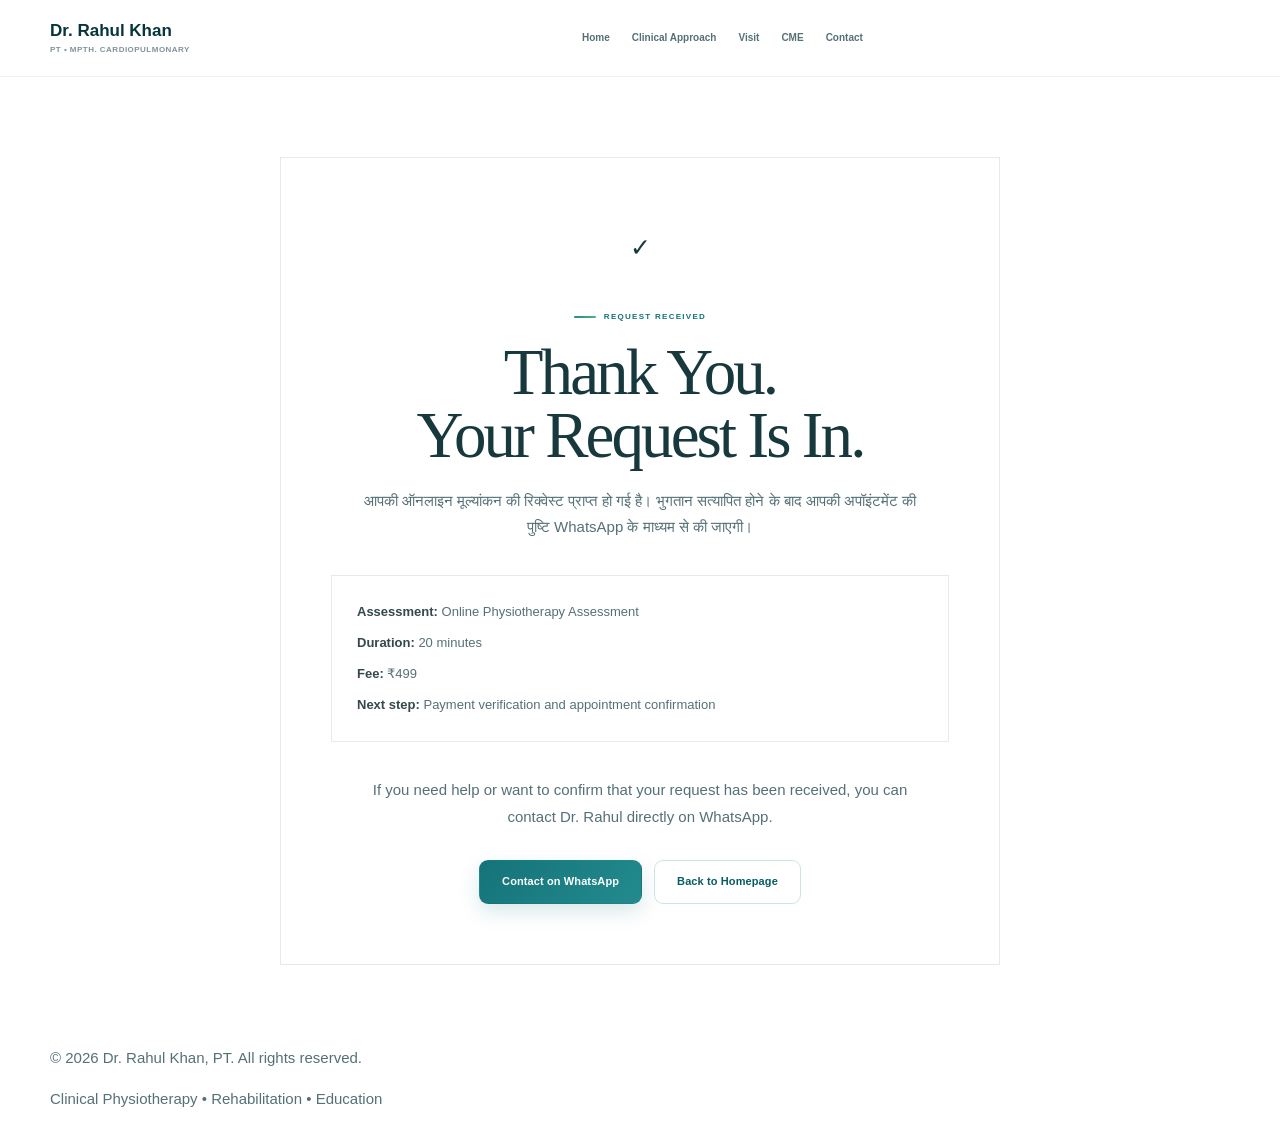
<file: booking-success.html>
<!DOCTYPE html>
<html lang="en">

<head>

    <meta charset="UTF-8">

    <meta name="viewport"
          content="width=device-width, initial-scale=1.0">

    <title>
        Booking Request Received | Dr. Rahul Khan PT
    </title>

    <meta name="description"
          content="Your online physiotherapy assessment request has been received by Dr. Rahul Khan, PT.">

    <meta name="robots"
          content="noindex, follow">

    <link rel="stylesheet"
          href="css/style.css">


    <style>

        .success-page {
            min-height: calc(100vh - 150px);

            display: flex;
            align-items: center;

            padding: 80px 0;
        }

        .success-box {
            max-width: 720px;

            margin: 0 auto;

            padding: 60px 50px;

            background: var(--white);

            border: 1px solid var(--border);

            text-align: center;
        }

        .success-mark {
            width: 58px;
            height: 58px;

            display: flex;
            align-items: center;
            justify-content: center;

            margin: 0 auto 25px;

            background: var(--accent-soft);

            color: var(--accent);

            font-size: 25px;
        }

        .success-box h1 {
            margin-bottom: 20px;

            font-size: clamp(42px, 6vw, 65px);
        }

        .success-box h1 span {
            color: var(--accent);
        }

        .success-box > p {
            max-width: 570px;

            margin: 0 auto 20px;

            font-size: 15px;
        }

        .success-details {
            margin: 35px 0;

            padding: 25px;

            background: var(--bg-soft);

            border: 1px solid var(--border);

            text-align: left;
        }

        .success-details p {
            margin-bottom: 8px;

            font-size: 13px;
        }

        .success-details p:last-child {
            margin-bottom: 0;
        }

        .success-details strong {
            color: var(--text);
        }

        .success-actions {
            display: flex;

            flex-wrap: wrap;

            justify-content: center;

            gap: 12px;

            margin-top: 30px;
        }

        @media (max-width: 600px) {

            .success-page {
                padding: 55px 0;
            }

            .success-box {
                padding: 42px 22px;
            }

            .success-actions {
                display: grid;

                grid-template-columns: 1fr;
            }

            .success-actions .btn {
                width: 100%;
            }

        }

    </style>

</head>


<body>


<!-- =====================================================
     HEADER
====================================================== -->

<header class="site-header">

    <div class="container">

        <a href="index.html"
           class="site-logo">

            Dr. Rahul Khan

            <span>
                PT • MPTh. Cardiopulmonary
            </span>

        </a>


        <nav class="nav-links">

            <a href="index.html">
                Home
            </a>

            <a href="index.html#approach">
                Clinical Approach
            </a>

            <a href="index.html#visit">
                Visit
            </a>

            <a href="index.html#cme">
                CME
            </a>

            <a href="index.html#contact">
                Contact
            </a>

        </nav>

    </div>

</header>



<!-- =====================================================
     SUCCESS CONTENT
====================================================== -->

<main>

<section class="success-page">

    <div class="container">

        <div class="success-box">


            <div class="success-mark">
                ✓
            </div>


            <div class="eyebrow">
                REQUEST RECEIVED
            </div>


            <h1>

                Thank You.
                <br>

                <span>
                    Your Request Is In.
                </span>

            </h1>


            <p class="hindi-text">

                आपकी ऑनलाइन मूल्यांकन की रिक्वेस्ट प्राप्त हो गई है।
                भुगतान सत्यापित होने के बाद आपकी अपॉइंटमेंट
                की पुष्टि WhatsApp के माध्यम से की जाएगी।

            </p>


            <div class="success-details">

                <p>
                    <strong>
                        Assessment:
                    </strong>

                    Online Physiotherapy Assessment
                </p>


                <p>
                    <strong>
                        Duration:
                    </strong>

                    20 minutes
                </p>


                <p>
                    <strong>
                        Fee:
                    </strong>

                    ₹499
                </p>


                <p>
                    <strong>
                        Next step:
                    </strong>

                    Payment verification and appointment confirmation
                </p>

            </div>


            <p>

                If you need help or want to confirm that your
                request has been received, you can contact
                Dr. Rahul directly on WhatsApp.

            </p>


            <div class="success-actions">

                <a
                    href="https://wa.me/919351449746?text=Hello%20Dr.%20Rahul%2C%20I%20have%20submitted%20my%20online%20assessment%20booking%20request%20and%20would%20like%20to%20confirm%20it."
                    class="btn btn-primary">

                    Contact on WhatsApp

                </a>


                <a
                    href="index.html"
                    class="btn btn-outline">

                    Back to Homepage

                </a>

            </div>


        </div>

    </div>

</section>

</main>



<!-- =====================================================
     FOOTER
====================================================== -->

<footer>

    <div class="container">

        <p>
            © 2026 Dr. Rahul Khan, PT.
            All rights reserved.
        </p>

        <p>
            Clinical Physiotherapy • Rehabilitation • Education
        </p>

    </div>

</footer>


</body>

</html>
</file>
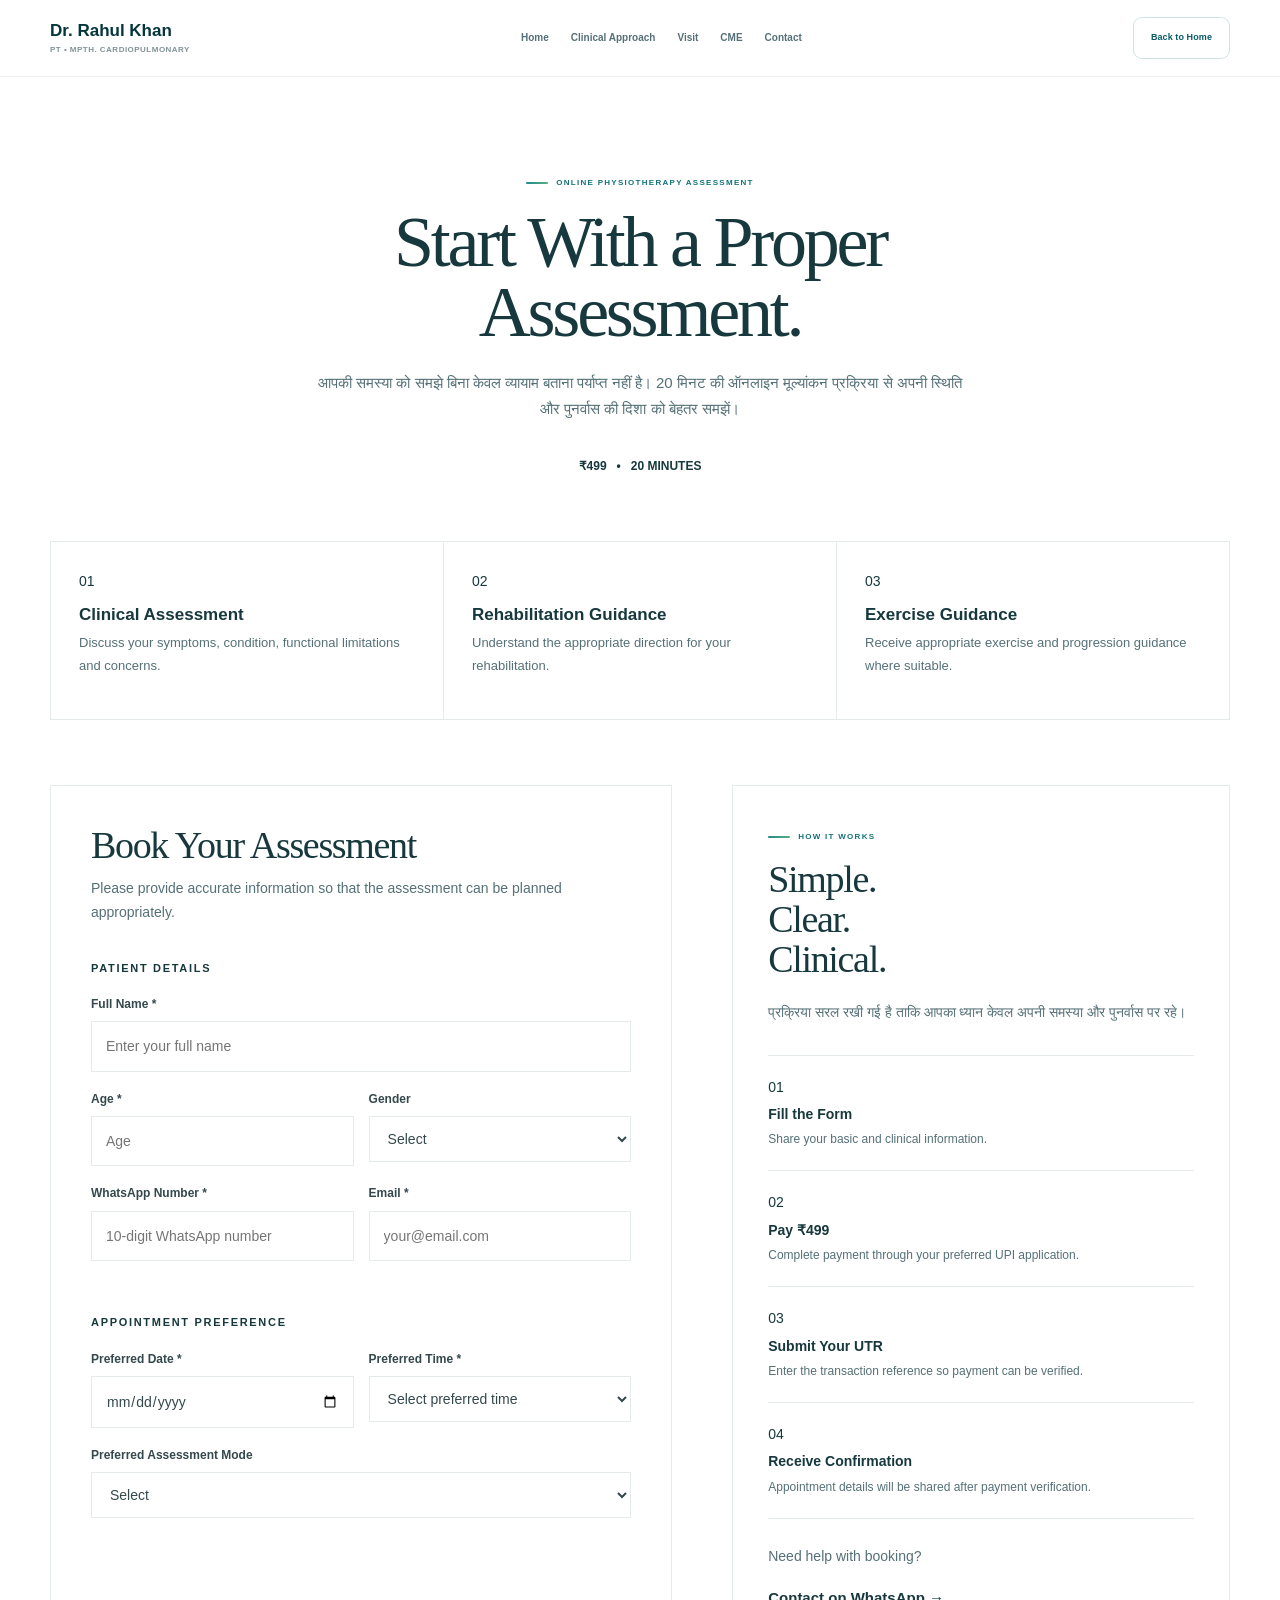
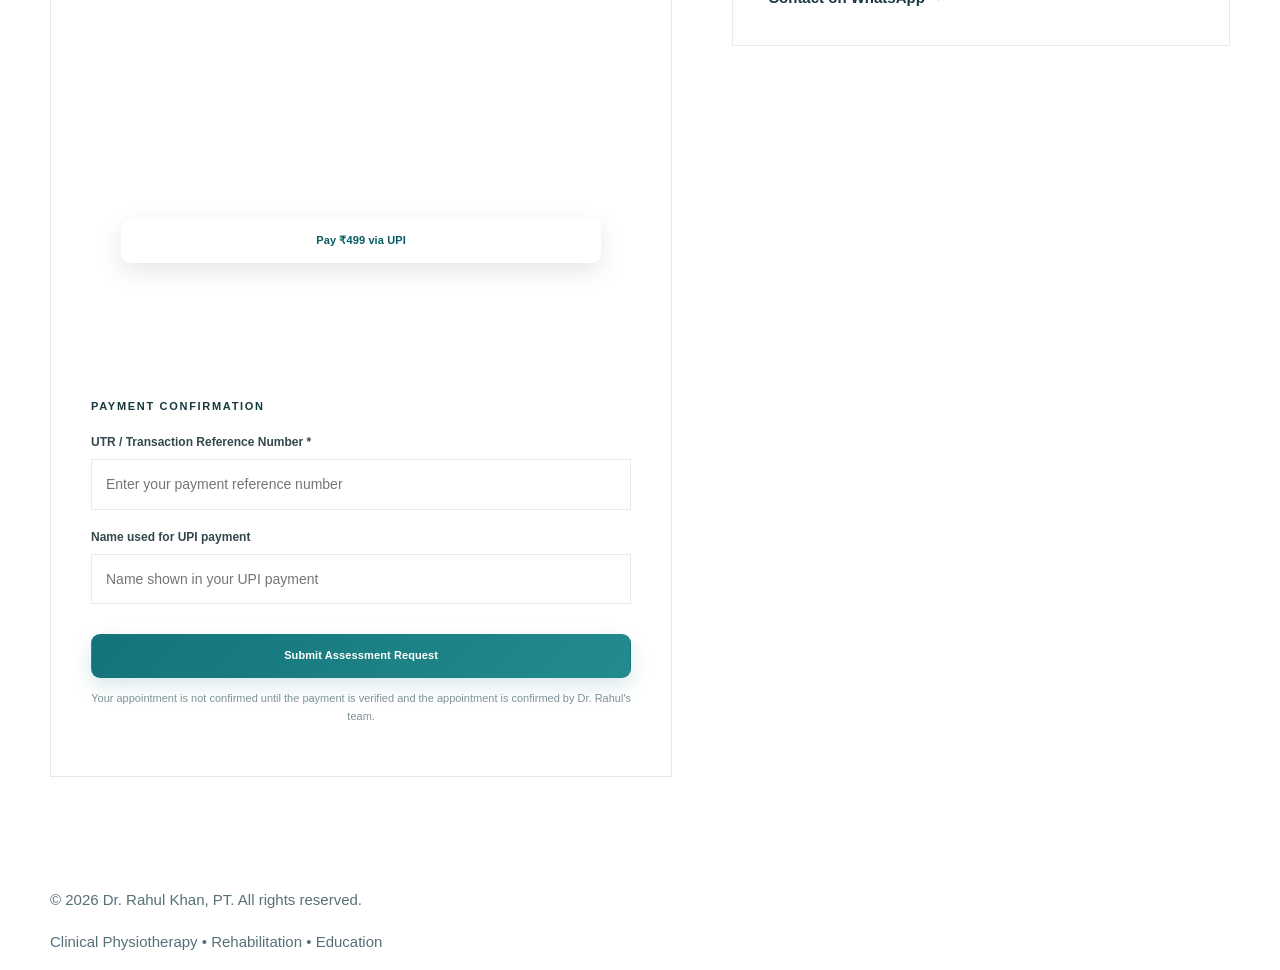
<file: booking.html>
<!DOCTYPE html>
<html lang="en">

<head>

    <!-- =====================================================
         BASIC SEO
    ====================================================== -->

    <meta charset="UTF-8">

    <meta name="viewport"
          content="width=device-width, initial-scale=1.0">

    <title>
        Book Online Physiotherapy Assessment | Dr. Rahul Khan PT
    </title>

    <meta name="description"
          content="Book a 20-minute online physiotherapy assessment with Dr. Rahul Khan, PT. Get clinical assessment, rehabilitation guidance and exercise recommendations for your condition.">

    <meta name="keywords"
          content="online physiotherapy assessment Jaipur, Dr Rahul Khan physiotherapist, physiotherapy consultation online, rehabilitation consultation Jaipur">

    <meta name="author"
          content="Dr. Rahul Khan, PT">

    <meta name="robots"
          content="index, follow">


    <!-- =====================================================
         CANONICAL
    ====================================================== -->

    <link rel="canonical"
          href="https://drrahulkhanpt.github.io/Dr_RahulPT/booking.html">


    <!-- =====================================================
         OPEN GRAPH
    ====================================================== -->

    <meta property="og:type"
          content="website">

    <meta property="og:title"
          content="Book Online Physiotherapy Assessment | Dr. Rahul Khan PT">

    <meta property="og:description"
          content="20-minute online physiotherapy assessment with Dr. Rahul Khan, PT.">

    <meta property="og:url"
          content="https://drrahulkhanpt.github.io/Dr_RahulPT/booking.html">


    <!-- =====================================================
         STYLESHEET
    ====================================================== -->

    <link rel="stylesheet"
          href="css/style.css">


    <!-- =====================================================
         BOOKING PAGE SPECIFIC STYLES
    ====================================================== -->

    <style>

        .booking-page {
            padding: 90px 0 110px;
        }

        .booking-header {
            max-width: 760px;
            margin: 0 auto 55px;
            text-align: center;
        }

        .booking-header h1 {
            margin-bottom: 22px;
            font-size: clamp(48px, 6vw, 72px);
        }

        .booking-header h1 span {
            color: var(--accent);
        }

        .booking-header p {
            max-width: 650px;
            margin: 0 auto;
        }

        .assessment-badge {
            display: inline-flex;
            align-items: center;
            gap: 10px;

            margin-top: 25px;
            padding: 10px 17px;

            background: var(--accent-soft);

            color: var(--accent);

            font-size: 12px;
            font-weight: 700;
        }


        /* =================================================
           WHAT YOU RECEIVE
        ================================================= */

        .booking-benefits {
            display: grid;
            grid-template-columns: repeat(3, 1fr);

            margin-bottom: 65px;

            border-top: 1px solid var(--border);
            border-left: 1px solid var(--border);
        }

        .booking-benefit {
            padding: 28px;

            background: var(--white);

            border-right: 1px solid var(--border);
            border-bottom: 1px solid var(--border);
        }

        .booking-benefit span {
            display: block;

            margin-bottom: 12px;

            color: var(--gold-muted);

            font-family: var(--serif);

            font-size: 14px;
        }

        .booking-benefit h3 {
            margin-bottom: 8px;

            font-family: var(--sans);

            font-size: 17px;
            font-weight: 600;
        }

        .booking-benefit p {
            font-size: 13px;
        }


        /* =================================================
           BOOKING LAYOUT
        ================================================= */

        .booking-layout {
            display: grid;
            grid-template-columns: 1fr 0.8fr;

            align-items: start;

            gap: 60px;
        }


        /* =================================================
           FORM
        ================================================= */

        .booking-form-box {
            padding: 40px;

            background: var(--white);

            border: 1px solid var(--border);
        }

        .booking-form-box h2 {
            margin-bottom: 10px;

            font-size: 38px;
        }

        .form-intro {
            margin-bottom: 35px;

            font-size: 14px;
        }

        .form-section-title {
            margin: 35px 0 18px;

            color: var(--accent);

            font-size: 11px;
            font-weight: 700;

            letter-spacing: 1.7px;

            text-transform: uppercase;
        }

        .form-group {
            margin-bottom: 18px;
        }

        .form-row {
            display: grid;
            grid-template-columns: 1fr 1fr;

            gap: 15px;
        }

        .form-group label {
            display: block;

            margin-bottom: 7px;

            color: var(--text);

            font-size: 12px;
            font-weight: 700;
        }

        .form-group input,
        .form-group textarea,
        .form-group select {

            width: 100%;

            padding: 13px 14px;

            background: var(--bg);

            border: 1px solid var(--border);

            border-radius: 0;

            color: var(--text);

            outline: none;

            font-size: 14px;

            transition:
                border-color 0.2s ease,
                background 0.2s ease;
        }

        .form-group textarea {
            min-height: 120px;

            resize: vertical;
        }

        .form-group input:focus,
        .form-group textarea:focus,
        .form-group select:focus {

            border-color: var(--accent);

            background: var(--white);
        }

        .required {
            color: var(--accent);
        }


        /* =================================================
           PAYMENT
        ================================================= */

        .payment-box {
            margin-top: 35px;

            padding: 30px;

            background: var(--dark);

            color: var(--white);
        }

        .payment-box h3 {
            margin-bottom: 8px;

            color: var(--white);

            font-family: var(--sans);

            font-size: 20px;
            font-weight: 600;
        }

        .payment-box > p {
            color: rgba(255,255,255,0.68);

            font-size: 13px;
        }

        .payment-amount {
            display: flex;

            align-items: center;
            justify-content: space-between;

            margin: 22px 0;
            padding: 17px 0;

            border-top: 1px solid var(--border-dark);
            border-bottom: 1px solid var(--border-dark);
        }

        .payment-amount span:first-child {
            color: rgba(255,255,255,0.65);

            font-size: 13px;
        }

        .payment-amount strong {
            color: var(--white);

            font-size: 24px;
        }

        .upi-id {
            margin: 15px 0;

            padding: 14px;

            background: rgba(255,255,255,0.06);

            border: 1px solid var(--border-dark);

            color: #ffffff;

            font-size: 14px;

            text-align: center;
        }

        .upi-id strong {
            color: #ffffff;
        }

        .payment-note {
            margin-top: 15px;

            color: rgba(255,255,255,0.55);

            font-size: 11px;

            line-height: 1.6;
        }


        /* =================================================
           SUBMIT
        ================================================= */

        .submit-area {
            margin-top: 30px;
        }

        .submit-area .btn {
            width: 100%;
        }

        .confirmation-note {
            margin-top: 12px;

            color: var(--text-light);

            font-size: 11px;

            line-height: 1.6;

            text-align: center;
        }


        /* =================================================
           SIDE INFORMATION
        ================================================= */

        .booking-side {
            position: sticky;
            top: 105px;
        }

        .booking-side-card {
            padding: 35px;

            background: var(--bg-soft);

            border: 1px solid var(--border);
        }

        .booking-side-card h2 {
            margin-bottom: 20px;

            font-size: 38px;
        }

        .booking-side-card p {
            margin-bottom: 18px;

            font-size: 14px;
        }

        .booking-steps {
            margin-top: 30px;

            border-top: 1px solid var(--border);
        }

        .booking-step {
            padding: 20px 0;

            border-bottom: 1px solid var(--border);
        }

        .booking-step span {
            display: block;

            margin-bottom: 5px;

            color: var(--gold-muted);

            font-family: var(--serif);

            font-size: 14px;
        }

        .booking-step strong {
            display: block;

            margin-bottom: 4px;

            font-size: 14px;
        }

        .booking-step p {
            margin: 0;

            font-size: 12px;
        }

        .contact-direct {
            margin-top: 25px;
        }

        .contact-direct a {
            color: var(--accent);

            font-weight: 700;
        }


        /* =================================================
           MOBILE
        ================================================= */

        @media (max-width: 850px) {

            .booking-layout {
                grid-template-columns: 1fr;
            }

            .booking-side {
                position: static;
            }

            .booking-benefits {
                grid-template-columns: 1fr;
            }

        }


        @media (max-width: 600px) {

            .booking-page {
                padding: 60px 0 75px;
            }

            .booking-header {
                margin-bottom: 40px;
            }

            .booking-header h1 {
                font-size: 45px;
            }

            .booking-layout {
                gap: 35px;
            }

            .booking-form-box {
                padding: 25px 20px;
            }

            .form-row {
                grid-template-columns: 1fr;
                gap: 0;
            }

            .payment-box {
                padding: 24px 20px;
            }

            .booking-side-card {
                padding: 27px 22px;
            }

            .booking-side-card h2 {
                font-size: 34px;
            }

        }

    </style>

</head>


<body>


<!-- =========================================================
     HEADER
========================================================= -->

<header class="site-header">

    <div class="container">

        <a href="index.html"
           class="site-logo">

            Dr. Rahul Khan

            <span>
                PT • MPTh. Cardiopulmonary
            </span>

        </a>


        <nav class="nav-links">

            <a href="index.html">
                Home
            </a>

            <a href="index.html#approach">
                Clinical Approach
            </a>

            <a href="index.html#visit">
                Visit
            </a>

            <a href="index.html#cme">
                CME
            </a>

            <a href="index.html#contact">
                Contact
            </a>

        </nav>


        <a href="index.html"
           class="btn btn-outline">

            Back to Home

        </a>

    </div>

</header>



<!-- =========================================================
     MAIN BOOKING PAGE
========================================================= -->

<main>

<section class="booking-page">

    <div class="container">


        <!-- =================================================
             PAGE HEADER
        ================================================== -->

        <div class="booking-header">

            <div class="eyebrow">
                ONLINE PHYSIOTHERAPY ASSESSMENT
            </div>


            <h1>

                Start With a
                <span>
                    Proper Assessment.
                </span>

            </h1>


            <p class="hindi-text">

                आपकी समस्या को समझे बिना केवल व्यायाम बताना
                पर्याप्त नहीं है। 20 मिनट की ऑनलाइन
                मूल्यांकन प्रक्रिया से अपनी स्थिति और
                पुनर्वास की दिशा को बेहतर समझें।

            </p>


            <div class="assessment-badge">

                ₹499 &nbsp; • &nbsp; 20 MINUTES

            </div>

        </div>



        <!-- =================================================
             BENEFITS
        ================================================== -->

        <div class="booking-benefits">


            <div class="booking-benefit">

                <span>
                    01
                </span>

                <h3>
                    Clinical Assessment
                </h3>

                <p>
                    Discuss your symptoms, condition,
                    functional limitations and concerns.
                </p>

            </div>


            <div class="booking-benefit">

                <span>
                    02
                </span>

                <h3>
                    Rehabilitation Guidance
                </h3>

                <p>
                    Understand the appropriate direction
                    for your rehabilitation.
                </p>

            </div>


            <div class="booking-benefit">

                <span>
                    03
                </span>

                <h3>
                    Exercise Guidance
                </h3>

                <p>
                    Receive appropriate exercise and
                    progression guidance where suitable.
                </p>

            </div>

        </div>



        <!-- =================================================
             BOOKING LAYOUT
        ================================================== -->

        <div class="booking-layout">


            <!-- =============================================
                 FORM
            ============================================== -->

            <div class="booking-form-box">

                <h2>
                    Book Your Assessment
                </h2>


                <p class="form-intro">

                    Please provide accurate information so that
                    the assessment can be planned appropriately.

                </p>


                <form
                    action="https://formsubmit.co/drrahulkhanpt@gmail.com"
                    method="POST"
                    enctype="multipart/form-data">


                    <!-- =====================================
                         FORM SETTINGS
                    ====================================== -->

                    <input type="hidden"
                           name="_subject"
                           value="New Online Physiotherapy Assessment Booking">

                    <input type="hidden"
                           name="_captcha"
                           value="false">

                    <input type="hidden"
                           name="_template"
                           value="table">

                    <input type="hidden"
                           name="_next"
                           value="https://drrahulkhanpt.github.io/Dr_RahulPT/booking-success.html">



                    <!-- =====================================
                         PATIENT DETAILS
                    ====================================== -->

                    <div class="form-section-title">
                        Patient Details
                    </div>


                    <div class="form-group">

                        <label for="name">
                            Full Name <span class="required">*</span>
                        </label>

                        <input
                            type="text"
                            id="name"
                            name="Full Name"
                            placeholder="Enter your full name"
                            required>

                    </div>


                    <div class="form-row">


                        <div class="form-group">

                            <label for="age">
                                Age <span class="required">*</span>
                            </label>

                            <input
                                type="number"
                                id="age"
                                name="Age"
                                min="1"
                                max="120"
                                placeholder="Age"
                                required>

                        </div>


                        <div class="form-group">

                            <label for="gender">
                                Gender
                            </label>

                            <select
                                id="gender"
                                name="Gender">

                                <option value="">
                                    Select
                                </option>

                                <option value="Male">
                                    Male
                                </option>

                                <option value="Female">
                                    Female
                                </option>

                                <option value="Other">
                                    Other
                                </option>

                                <option value="Prefer not to say">
                                    Prefer not to say
                                </option>

                            </select>

                        </div>

                    </div>


                    <div class="form-row">


                        <div class="form-group">

                            <label for="whatsapp">
                                WhatsApp Number <span class="required">*</span>
                            </label>

                            <input
                                type="tel"
                                id="whatsapp"
                                name="WhatsApp Number"
                                placeholder="10-digit WhatsApp number"
                                pattern="[0-9]{10}"
                                required>

                        </div>


                        <div class="form-group">

                            <label for="email">
                                Email <span class="required">*</span>
                            </label>

                            <input
                                type="email"
                                id="email"
                                name="Email"
                                placeholder="your@email.com"
                                required>

                        </div>

                    </div>



        <!-- =====================================
     APPOINTMENT
====================================== -->

<div class="form-section-title">
    Appointment Preference
</div>


<div class="form-row">

    <div class="form-group">

        <label for="date">
            Preferred Date <span class="required">*</span>
        </label>

        <input
            type="date"
            id="date"
            name="Preferred Date"
            required>

    </div>


    <div class="form-group">

        <label for="time">
            Preferred Time <span class="required">*</span>
        </label>

        <select
            id="time"
            name="Preferred Time"
            required>

            <option value="">
                Select preferred time
            </option>

            <option value="Morning">
                Morning
            </option>

            <option value="Afternoon">
                Afternoon
            </option>

            <option value="Evening">
                Evening
            </option>

        </select>

    </div>

</div>


<div class="form-group">

    <label for="mode">
        Preferred Assessment Mode
    </label>

    <select
        id="mode"
        name="Preferred Assessment Mode">

        <option value="">
            Select
        </option>

        <option value="Google Meet">
            Google Meet
        </option>

        <option value="WhatsApp Video">
            WhatsApp Video
        </option>

    </select>

</div>



<!-- =====================================
     PAYMENT
====================================== -->

<div class="payment-box">

    <h3>
        Complete Your Payment
    </h3>

    <p>
        The online assessment fee is ₹499.
    </p>


    <div class="payment-amount">

        <span>
            Online Assessment
        </span>

        <strong>
            ₹499
        </strong>

    </div>


    <div class="upi-id">

        UPI ID:

        <strong>
            rkbhiwadi786@okicici
        </strong>

    </div>


    <a
        href="upi://pay?pa=rkbhiwadi786@okicici&pn=Dr%20Rahul%20Khan&am=499&cu=INR"
        class="btn btn-light"
        style="width:100%;">

        Pay ₹499 via UPI

    </a>


    <p class="payment-note">

        Tap the button on your mobile to open
        your UPI application. Complete the
        payment of ₹499 and enter the UTR /
        transaction reference below.

    </p>

</div>



<!-- =====================================
     TRANSACTION DETAILS
====================================== -->

<div class="form-section-title">
    Payment Confirmation
</div>


<div class="form-group">

    <label for="utr">
        UTR / Transaction Reference Number
        <span class="required">*</span>
    </label>

    <input
        type="text"
        id="utr"
        name="UTR / Transaction Reference"
        placeholder="Enter your payment reference number"
        required>

</div>


<div class="form-group">

    <label for="payment-name">
        Name used for UPI payment
    </label>

    <input
        type="text"
        id="payment-name"
        name="UPI Payment Name"
        placeholder="Name shown in your UPI payment">

</div>



<!-- =====================================
     SUBMIT
====================================== -->

<div class="submit-area">

    <button
        type="submit"
        class="btn btn-primary">

        Submit Assessment Request

    </button>


    <p class="confirmation-note">

        Your appointment is not confirmed
        until the payment is verified and
        the appointment is confirmed by
        Dr. Rahul's team.

    </p>

</div>


</form>

</div>



<!-- =============================================
     SIDE INFORMATION
============================================= -->

<aside class="booking-side">

    <div class="booking-side-card">

        <div class="eyebrow">
            HOW IT WORKS
        </div>


        <h2>
            Simple.
            <br>
            Clear.
            <br>
            Clinical.
        </h2>


        <p class="hindi-text">

            प्रक्रिया सरल रखी गई है ताकि आपका
            ध्यान केवल अपनी समस्या और
            पुनर्वास पर रहे।

        </p>


        <div class="booking-steps">


            <div class="booking-step">

                <span>
                    01
                </span>

                <strong>
                    Fill the Form
                </strong>

                <p>
                    Share your basic and
                    clinical information.
                </p>

            </div>


            <div class="booking-step">

                <span>
                    02
                </span>

                <strong>
                    Pay ₹499
                </strong>

                <p>
                    Complete payment through
                    your preferred UPI application.
                </p>

            </div>


            <div class="booking-step">

                <span>
                    03
                </span>

                <strong>
                    Submit Your UTR
                </strong>

                <p>
                    Enter the transaction reference
                    so payment can be verified.
                </p>

            </div>


            <div class="booking-step">

                <span>
                    04
                </span>

                <strong>
                    Receive Confirmation
                </strong>

                <p>
                    Appointment details will be
                    shared after payment verification.
                </p>

            </div>


        </div>


        <div class="contact-direct">

            <p>
                Need help with booking?
            </p>

            <a
                href="https://wa.me/919351449746?text=Hello%20Dr.%20Rahul%2C%20I%20need%20help%20with%20booking%20an%20online%20physiotherapy%20assessment.">

                Contact on WhatsApp →

            </a>

        </div>

    </div>

</aside>


</div>

</div>

</section>

</main>



<!-- =========================================================
     FOOTER
========================================================= -->

<footer>

    <div class="container">

        <p>
            © 2026 Dr. Rahul Khan, PT.
            All rights reserved.
        </p>

        <p>
            Clinical Physiotherapy • Rehabilitation • Education
        </p>

    </div>

</footer>


</body>

</html>
</file>
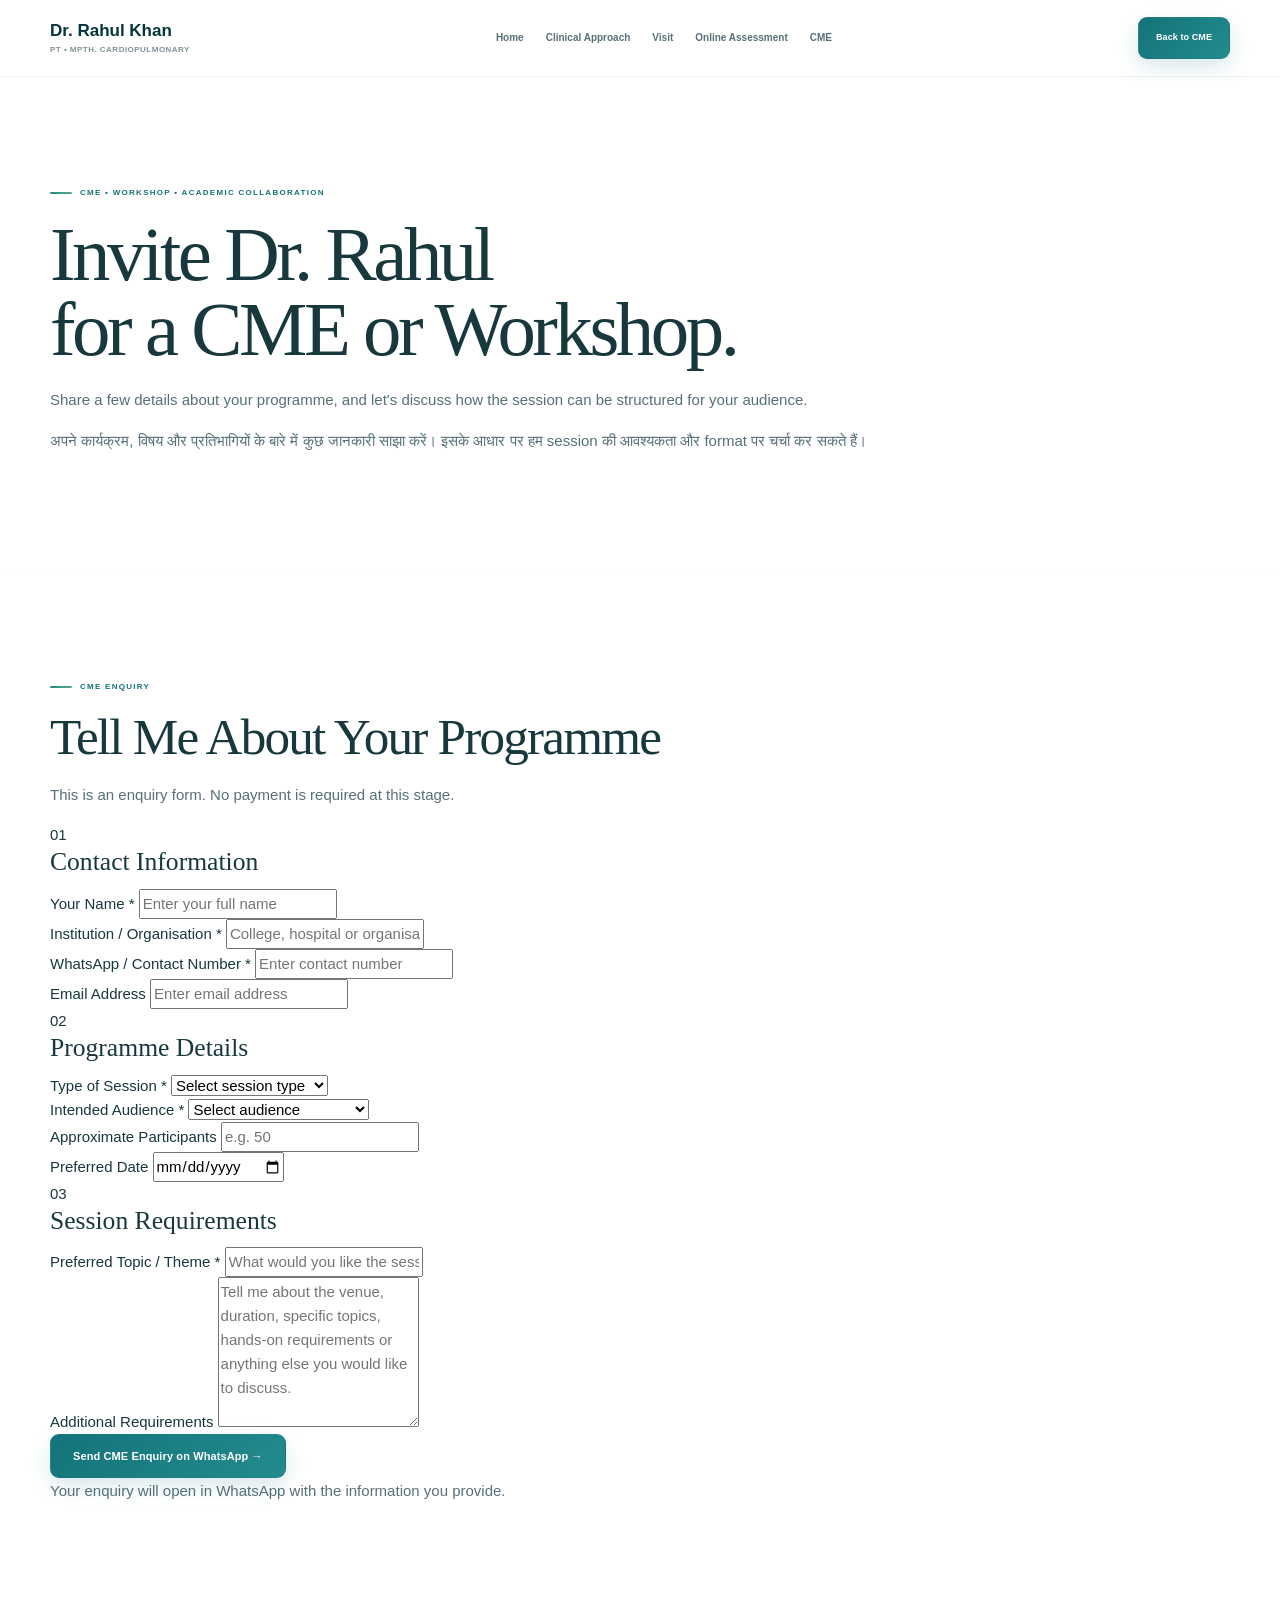
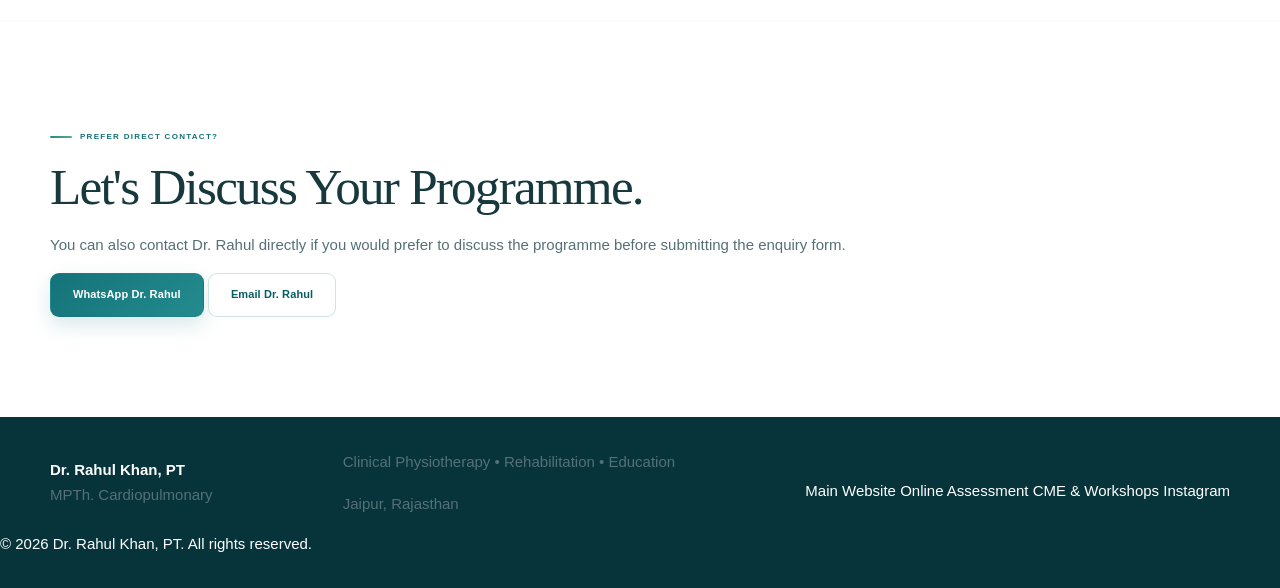
<file: cme-booking.html>
<!DOCTYPE html>
<html lang="en">

<head>

    <!-- =====================================================
         BASIC SEO
    ====================================================== -->

    <meta charset="UTF-8">

    <meta name="viewport"
          content="width=device-width, initial-scale=1.0">

    <title>
        Invite Dr. Rahul Khan PT | CME & Physiotherapy Workshops
    </title>

    <meta name="description"
          content="Invite Dr. Rahul Khan, PT for CME lectures, physiotherapy workshops, hands-on sessions and academic programmes for colleges, hospitals and professional organisations.">

    <meta name="keywords"
          content="invite Dr Rahul Khan CME, physiotherapy CME Jaipur, physiotherapy workshop Jaipur, physiotherapy lecturer, physiotherapy academic session">

    <meta name="author"
          content="Dr. Rahul Khan, PT">

    <meta name="robots"
          content="index, follow">


    <!-- =====================================================
         CANONICAL
    ====================================================== -->

    <link rel="canonical"
          href="https://drrahulkhanpt.github.io/Dr_RahulPT/cme-booking.html">


    <!-- =====================================================
         OPEN GRAPH
    ====================================================== -->

    <meta property="og:type"
          content="website">

    <meta property="og:title"
          content="Invite Dr. Rahul Khan PT for a CME">

    <meta property="og:description"
          content="Submit an enquiry for CME lectures, workshops and hands-on physiotherapy education sessions.">

    <meta property="og:url"
          content="https://drrahulkhanpt.github.io/Dr_RahulPT/cme-booking.html">


    <!-- =====================================================
         STYLESHEET
    ====================================================== -->

    <link rel="stylesheet"
          href="css/style.css">

</head>


<body>


<!-- =========================================================
     HEADER
========================================================= -->

<header class="site-header">

    <div class="container">

        <a href="index.html"
           class="site-logo">

            Dr. Rahul Khan

            <span>
                PT • MPTh. Cardiopulmonary
            </span>

        </a>


        <nav class="nav-links">

            <a href="index.html">
                Home
            </a>

            <a href="index.html#approach">
                Clinical Approach
            </a>

            <a href="index.html#visit">
                Visit
            </a>

            <a href="index.html#online">
                Online Assessment
            </a>

            <a href="cme.html">
                CME
            </a>

        </nav>


        <a href="cme.html"
           class="btn btn-primary">

            Back to CME

        </a>

    </div>

</header>



<!-- =========================================================
     CME ENQUIRY HERO
========================================================= -->

<main>

<section class="cme-booking-hero">

    <div class="container">

        <div class="cme-booking-intro">

            <div class="eyebrow">
                CME • WORKSHOP • ACADEMIC COLLABORATION
            </div>


            <h1>
                Invite Dr. Rahul
                <br>
                <span>
                    for a CME or Workshop.
                </span>
            </h1>


            <p class="lead">

                Share a few details about your programme,
                and let's discuss how the session can be
                structured for your audience.

            </p>


            <p class="hindi-text">

                अपने कार्यक्रम, विषय और प्रतिभागियों के बारे में
                कुछ जानकारी साझा करें। इसके आधार पर हम session
                की आवश्यकता और format पर चर्चा कर सकते हैं।

            </p>

        </div>

    </div>

</section>



<!-- =========================================================
     ENQUIRY FORM
========================================================= -->

<section class="cme-booking-section">

    <div class="container">

        <div class="cme-form-wrapper">


            <div class="form-heading">

                <div class="eyebrow">
                    CME ENQUIRY
                </div>


                <h2>
                    Tell Me About Your Programme
                </h2>


                <p>
                    This is an enquiry form. No payment is required
                    at this stage.
                </p>

            </div>


            <form id="cmeForm">


                <!-- =================================================
                     CONTACT INFORMATION
                ================================================== -->

                <div class="form-section-title">

                    <span>
                        01
                    </span>

                    <h3>
                        Contact Information
                    </h3>

                </div>


                <div class="form-grid">


                    <div class="form-group">

                        <label for="name">
                            Your Name *
                        </label>

                        <input
                            type="text"
                            id="name"
                            name="name"
                            placeholder="Enter your full name"
                            required>

                    </div>


                    <div class="form-group">

                        <label for="organisation">
                            Institution / Organisation *
                        </label>

                        <input
                            type="text"
                            id="organisation"
                            name="organisation"
                            placeholder="College, hospital or organisation"
                            required>

                    </div>


                    <div class="form-group">

                        <label for="phone">
                            WhatsApp / Contact Number *
                        </label>

                        <input
                            type="tel"
                            id="phone"
                            name="phone"
                            placeholder="Enter contact number"
                            required>

                    </div>


                    <div class="form-group">

                        <label for="email">
                            Email Address
                        </label>

                        <input
                            type="email"
                            id="email"
                            name="email"
                            placeholder="Enter email address">

                    </div>


                </div>



                <!-- =================================================
                     PROGRAMME DETAILS
                ================================================== -->

                <div class="form-section-title">

                    <span>
                        02
                    </span>

                    <h3>
                        Programme Details
                    </h3>

                </div>


                <div class="form-grid">


                    <div class="form-group">

                        <label for="sessionType">
                            Type of Session *
                        </label>

                        <select
                            id="sessionType"
                            name="sessionType"
                            required>

                            <option value="">
                                Select session type
                            </option>

                            <option value="CME Lecture">
                                CME Lecture
                            </option>

                            <option value="Workshop">
                                Workshop
                            </option>

                            <option value="Hands-on Session">
                                Hands-on Session
                            </option>

                            <option value="Academic Session">
                                Academic Session
                            </option>

                            <option value="Custom Programme">
                                Custom Programme
                            </option>

                        </select>

                    </div>


                    <div class="form-group">

                        <label for="audience">
                            Intended Audience *
                        </label>

                        <select
                            id="audience"
                            name="audience"
                            required>

                            <option value="">
                                Select audience
                            </option>

                            <option value="Physiotherapy Students">
                                Physiotherapy Students
                            </option>

                            <option value="Physiotherapists">
                                Physiotherapists
                            </option>

                            <option value="Clinical Team">
                                Clinical Team
                            </option>

                            <option value="Mixed Audience">
                                Mixed Audience
                            </option>

                            <option value="Other">
                                Other
                            </option>

                        </select>

                    </div>


                    <div class="form-group">

                        <label for="participants">
                            Approximate Participants
                        </label>

                        <input
                            type="number"
                            id="participants"
                            name="participants"
                            min="1"
                            placeholder="e.g. 50">

                    </div>


                    <div class="form-group">

                        <label for="preferredDate">
                            Preferred Date
                        </label>

                        <input
                            type="date"
                            id="preferredDate"
                            name="preferredDate">

                    </div>


                </div>



                <!-- =================================================
                     SESSION TOPIC
                ================================================== -->

                <div class="form-section-title">

                    <span>
                        03
                    </span>

                    <h3>
                        Session Requirements
                    </h3>

                </div>


                <div class="form-group full-width">

                    <label for="topic">
                        Preferred Topic / Theme *
                    </label>

                    <input
                        type="text"
                        id="topic"
                        name="topic"
                        placeholder="What would you like the session to focus on?"
                        required>

                </div>


                <div class="form-group full-width">

                    <label for="message">
                        Additional Requirements
                    </label>

                    <textarea
                        id="message"
                        name="message"
                        rows="6"
                        placeholder="Tell me about the venue, duration, specific topics, hands-on requirements or anything else you would like to discuss."></textarea>

                </div>



                <!-- =================================================
                     SUBMIT
                ================================================== -->

                <div class="form-submit-area">

                    <button
                        type="submit"
                        class="btn btn-primary">

                        Send CME Enquiry on WhatsApp →

                    </button>


                    <p>
                        Your enquiry will open in WhatsApp
                        with the information you provide.
                    </p>

                </div>


            </form>

        </div>

    </div>

  </section>
  <!-- =========================================================
     DIRECT CONTACT OPTION
========================================================= -->

<section class="direct-contact-section">

    <div class="container">

        <div class="direct-contact-card">

            <div>

                <div class="eyebrow">
                    PREFER DIRECT CONTACT?
                </div>

                <h2>
                    Let's Discuss Your Programme.
                </h2>

                <p>
                    You can also contact Dr. Rahul directly
                    if you would prefer to discuss the programme
                    before submitting the enquiry form.
                </p>

            </div>


            <div class="direct-contact-actions">

                <a href="https://wa.me/919351449746"
                   class="btn btn-primary"
                   target="_blank">

                    WhatsApp Dr. Rahul

                </a>


                <a href="mailto:drrahulkhanpt@gmail.com?subject=CME%20%2F%20Workshop%20Enquiry"
                   class="btn btn-outline">

                    Email Dr. Rahul

                </a>

            </div>

        </div>

    </div>

</section>



<!-- =========================================================
     FOOTER
========================================================= -->

<footer class="site-footer">

    <div class="container">


        <div>

            <strong>
                Dr. Rahul Khan, PT
            </strong>

            <p>
                MPTh. Cardiopulmonary
            </p>

        </div>


        <div>

            <p>
                Clinical Physiotherapy • Rehabilitation • Education
            </p>

            <p>
                Jaipur, Rajasthan
            </p>

        </div>


        <div>

            <a href="index.html">
                Main Website
            </a>

            <a href="booking.html">
                Online Assessment
            </a>

            <a href="cme.html">
                CME & Workshops
            </a>

            <a href="https://www.instagram.com/dr_rahul100825/"
               target="_blank">

                Instagram

            </a>

        </div>

    </div>


    <div class="footer-bottom">

        © 2026 Dr. Rahul Khan, PT. All rights reserved.

    </div>

</footer>



<!-- =========================================================
     WHATSAPP FORM SCRIPT
========================================================= -->

<script>

document.getElementById("cmeForm").addEventListener("submit", function(event) {

    event.preventDefault();


    /* ---------------------------------------------------------
       GET FORM VALUES
    --------------------------------------------------------- */

    const name =
        document.getElementById("name").value.trim();

    const organisation =
        document.getElementById("organisation").value.trim();

    const phone =
        document.getElementById("phone").value.trim();

    const email =
        document.getElementById("email").value.trim();

    const sessionType =
        document.getElementById("sessionType").value;

    const audience =
        document.getElementById("audience").value;

    const participants =
        document.getElementById("participants").value.trim();

    const preferredDate =
        document.getElementById("preferredDate").value;

    const topic =
        document.getElementById("topic").value.trim();

    const message =
        document.getElementById("message").value.trim();


    /* ---------------------------------------------------------
       FORMAT DATE
    --------------------------------------------------------- */

    let formattedDate = "Not specified";

    if (preferredDate) {

        const dateObject =
            new Date(preferredDate + "T00:00:00");

        formattedDate =
            dateObject.toLocaleDateString("en-IN", {
                day: "2-digit",
                month: "long",
                year: "numeric"
            });

    }


    /* ---------------------------------------------------------
       CREATE WHATSAPP MESSAGE
    --------------------------------------------------------- */

    const whatsappMessage =

`Hello Dr. Rahul,

I would like to discuss a CME / workshop programme.

*CONTACT INFORMATION*

Name: ${name}

Institution / Organisation:
${organisation}

WhatsApp / Contact Number:
${phone}

Email:
${email || "Not provided"}


*PROGRAMME DETAILS*

Session Type:
${sessionType}

Intended Audience:
${audience}

Approximate Participants:
${participants || "Not specified"}

Preferred Date:
${formattedDate}


*SESSION REQUIREMENTS*

Preferred Topic / Theme:
${topic}

Additional Requirements:
${message || "None specified"}


I would like to discuss the programme, format and requirements with you.

Thank you.`;



    /* ---------------------------------------------------------
       WHATSAPP URL
    --------------------------------------------------------- */

    const encodedMessage =
        encodeURIComponent(whatsappMessage);


    const whatsappURL =
        "https://wa.me/919351449746?text="
        + encodedMessage;


    /* ---------------------------------------------------------
       OPEN WHATSAPP
    --------------------------------------------------------- */

    window.open(
        whatsappURL,
        "_blank"
    );

});

</script>


</body>

</html>
</file>
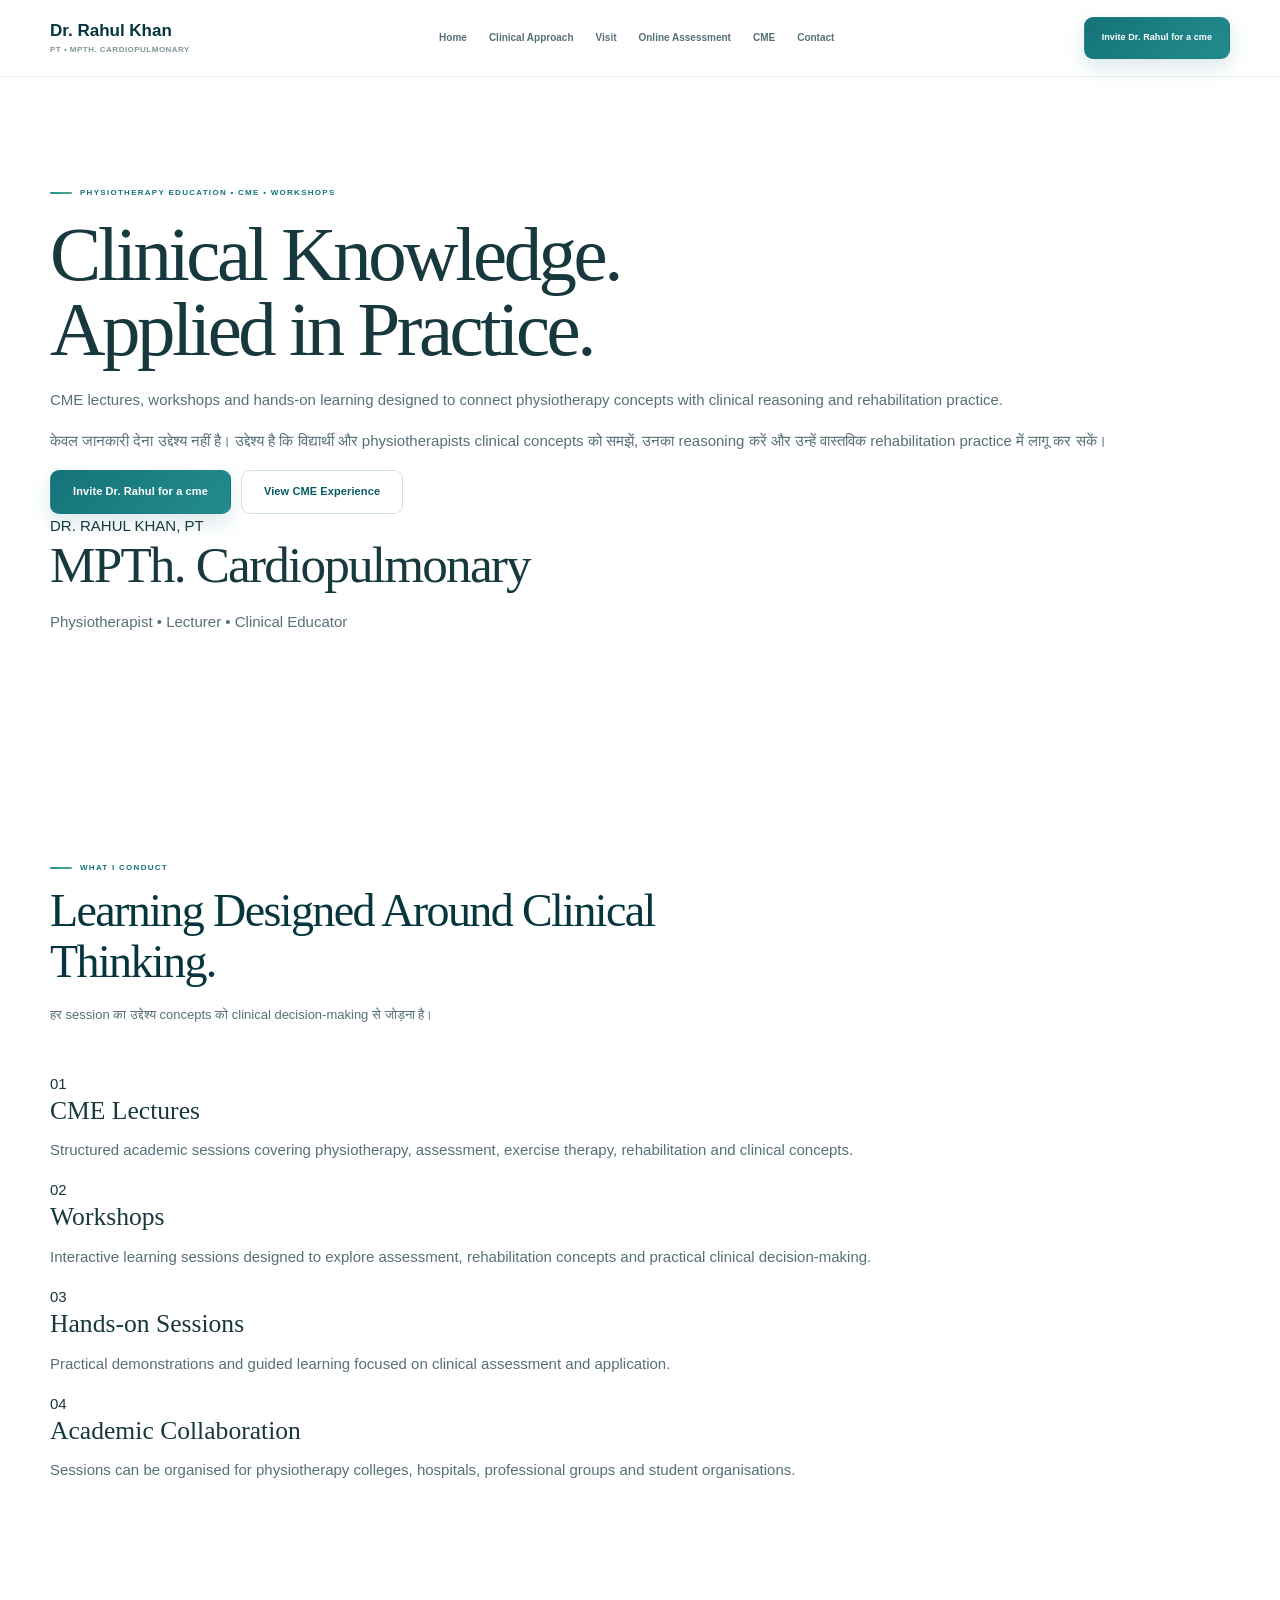
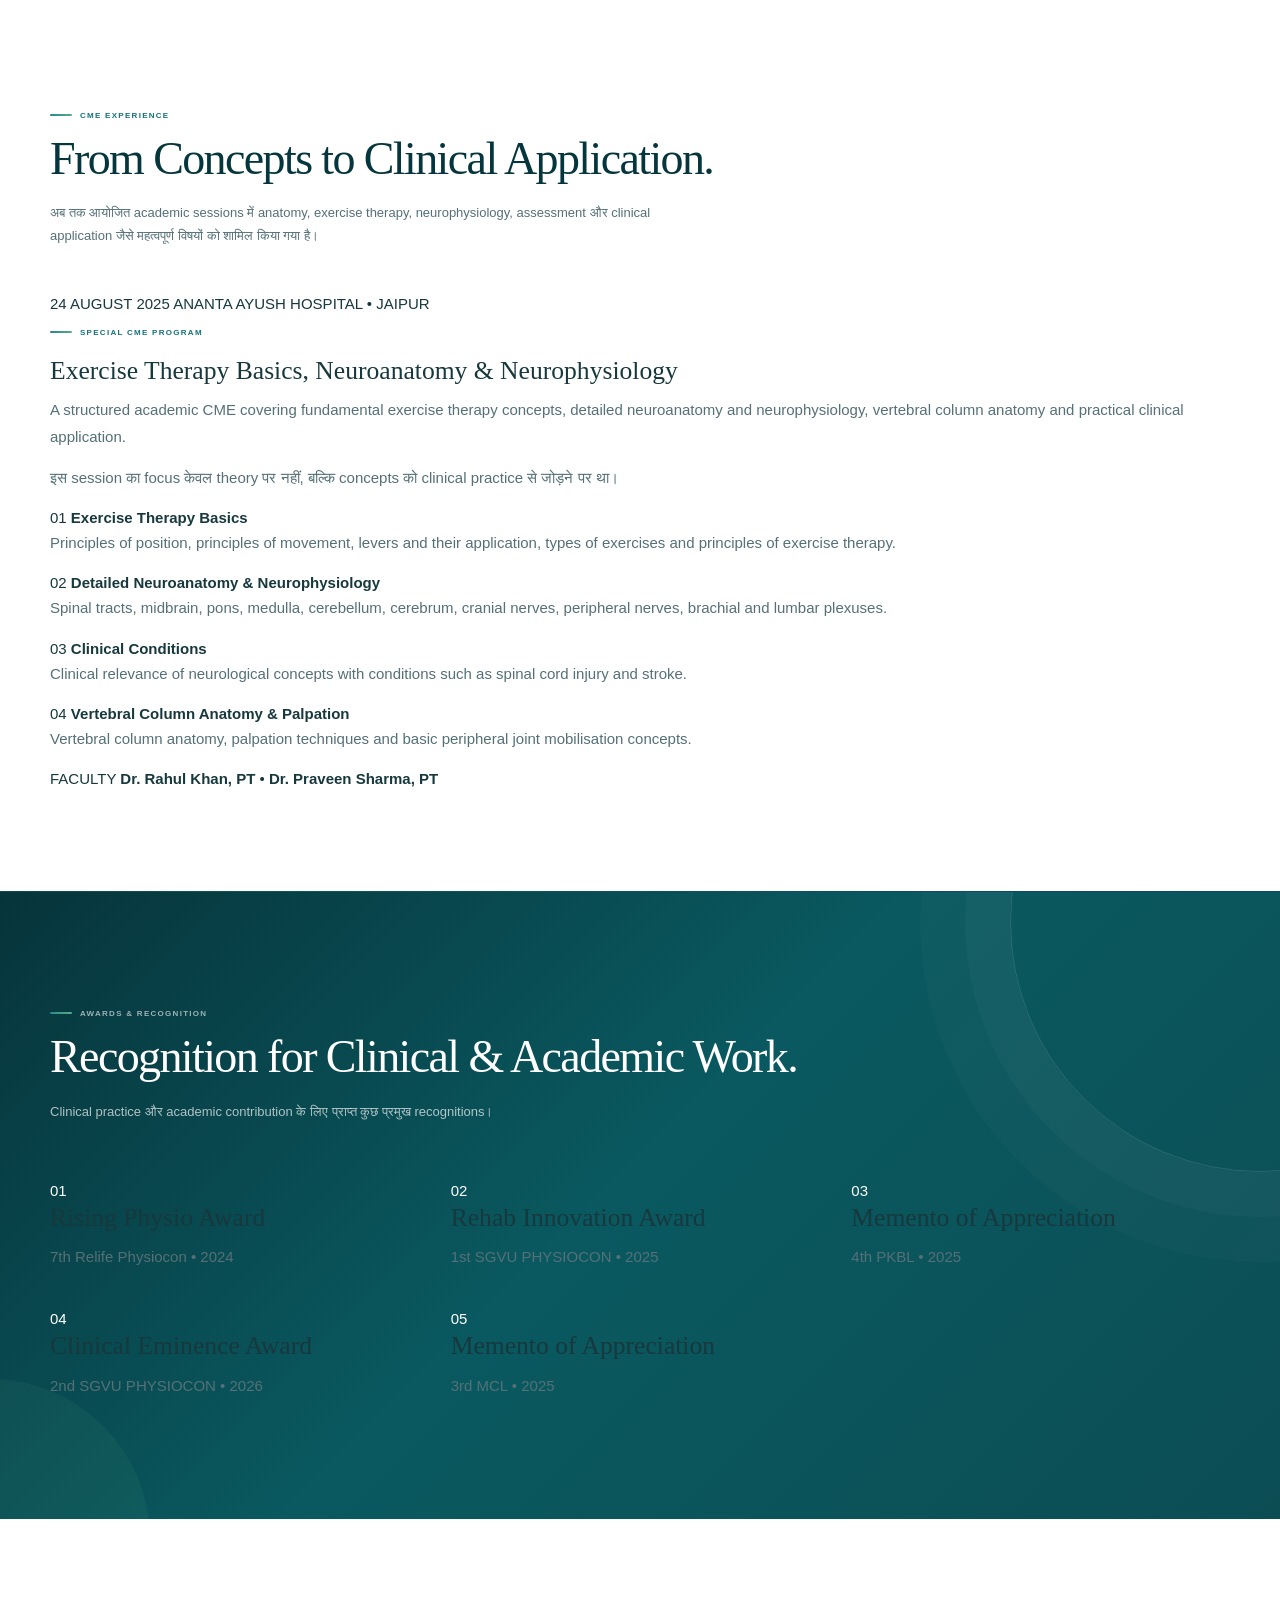
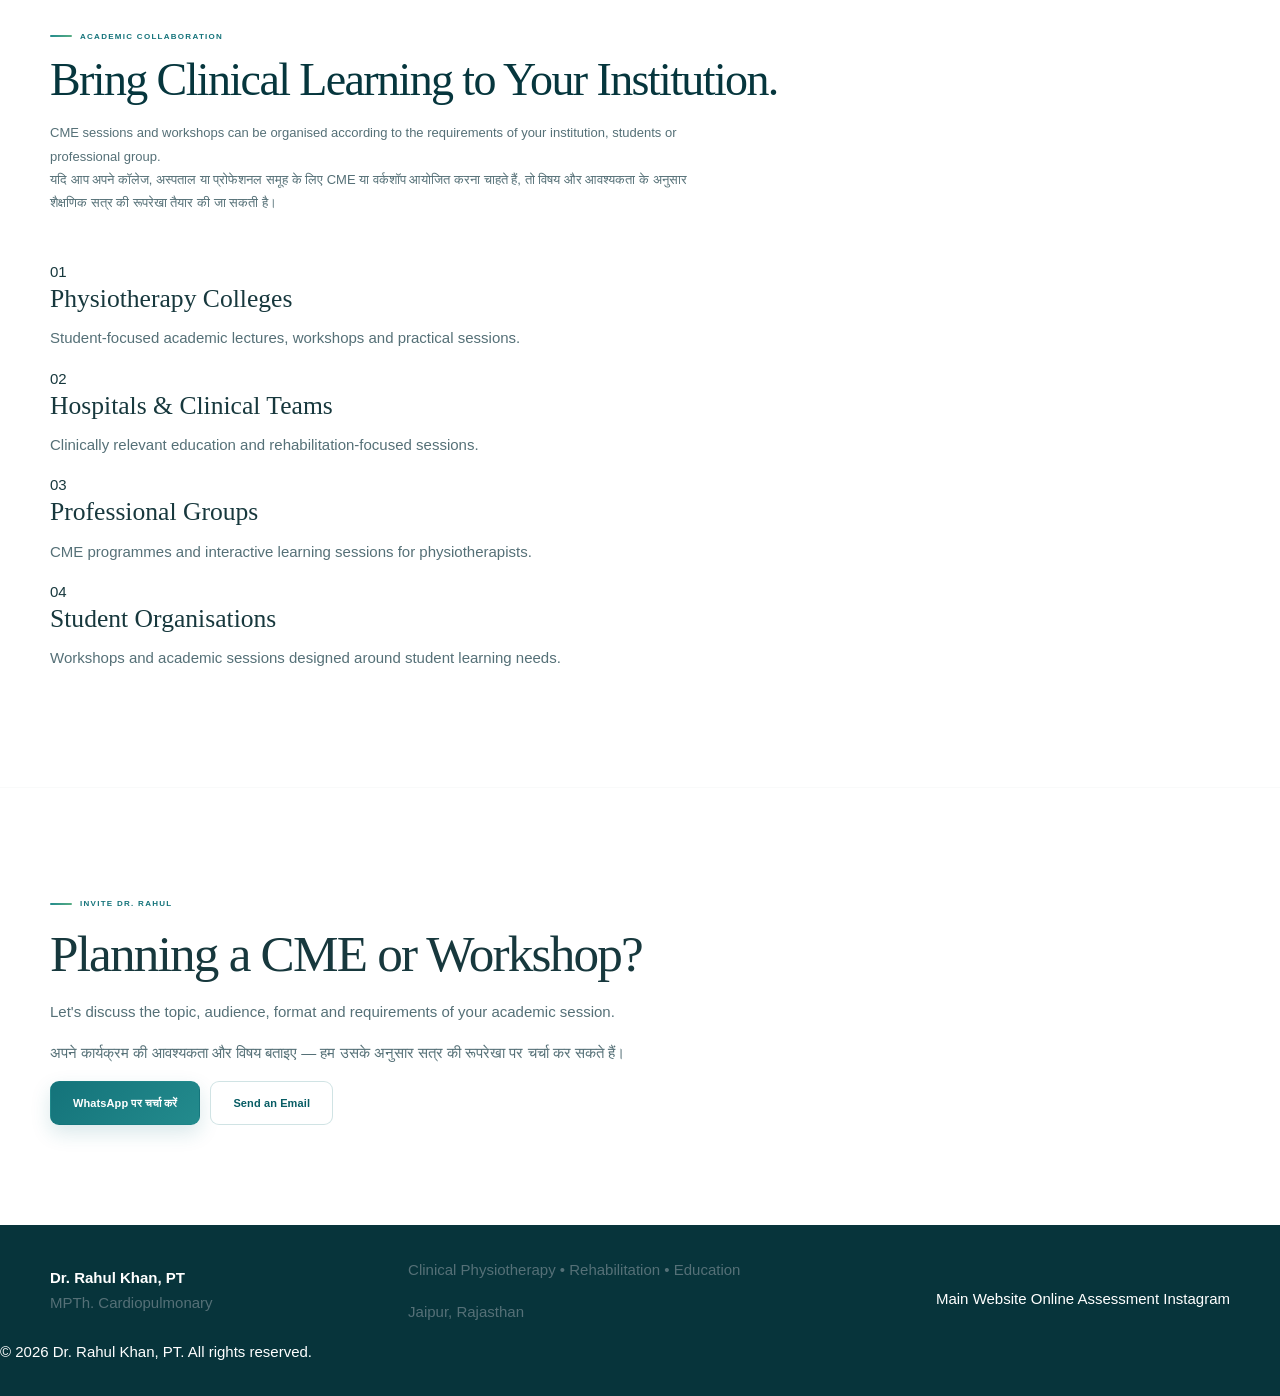
<file: cme.html>
<!DOCTYPE html>
<html lang="en">

<head>

    <!-- =====================================================
         BASIC SEO
    ====================================================== -->

    <meta charset="UTF-8">

    <meta name="viewport"
          content="width=device-width, initial-scale=1.0">

    <title>
        Dr. Rahul Khan PT | CME Lectures, Workshops & Physiotherapy Education
    </title>

    <meta name="description"
          content="Dr. Rahul Khan, PT (MPTh. Cardiopulmonary) conducts CME lectures, workshops and hands-on physiotherapy education sessions focused on clinical assessment, exercise therapy, rehabilitation and clinical reasoning.">

    <meta name="keywords"
          content="Dr Rahul Khan CME, physiotherapy CME Jaipur, physiotherapy workshop Jaipur, physiotherapy lecturer Jaipur, physiotherapy education, physiotherapy hands on workshop, exercise therapy CME, rehabilitation workshop">

    <meta name="author"
          content="Dr. Rahul Khan, PT">

    <meta name="robots"
          content="index, follow">

    <meta name="language"
          content="English">


    <!-- =====================================================
         CANONICAL
    ====================================================== -->

    <link rel="canonical"
          href="https://drrahulkhanpt.github.io/Dr_RahulPT/cme.html">


    <!-- =====================================================
         OPEN GRAPH
    ====================================================== -->

    <meta property="og:type"
          content="website">

    <meta property="og:title"
          content="Dr. Rahul Khan PT | CME Lectures & Physiotherapy Education">

    <meta property="og:description"
          content="CME lectures, workshops and hands-on physiotherapy education focused on clinical reasoning, assessment, exercise therapy and rehabilitation.">

    <meta property="og:url"
          content="https://drrahulkhanpt.github.io/Dr_RahulPT/cme.html">

    <meta property="og:site_name"
          content="Dr. Rahul Khan PT">


    <!-- =====================================================
         TWITTER
    ====================================================== -->

    <meta name="twitter:card"
          content="summary">

    <meta name="twitter:title"
          content="Dr. Rahul Khan PT | CME & Physiotherapy Education">

    <meta name="twitter:description"
          content="CME lectures, workshops and hands-on sessions in physiotherapy and rehabilitation.">


    <!-- =====================================================
         STYLESHEET
    ====================================================== -->

    <link rel="stylesheet"
          href="css/style.css">


    <!-- =====================================================
         STRUCTURED DATA
    ====================================================== -->

    <script type="application/ld+json">
    {
        "@context": "https://schema.org",
        "@type": "Person",

        "name": "Dr. Rahul Khan",

        "jobTitle": "Physiotherapist and Physiotherapy Educator",

        "description": "Physiotherapist and educator focused on clinical assessment, rehabilitation planning, exercise prescription, cardiopulmonary rehabilitation and physiotherapy education.",

        "url": "https://drrahulkhanpt.github.io/Dr_RahulPT/cme.html",

        "email": "mailto:drrahulkhanpt@gmail.com",

        "telephone": "+91-9351449746",

        "sameAs": [
            "https://www.instagram.com/dr_rahul100825/"
        ],

        "knowsAbout": [
            "Physiotherapy",
            "Clinical Assessment",
            "Rehabilitation Planning",
            "Exercise Therapy",
            "Exercise Prescription",
            "Cardiopulmonary Rehabilitation",
            "Neurorehabilitation",
            "Physiotherapy Education"
        ]
    }
    </script>

</head>


<body>


<!-- =========================================================
     HEADER
========================================================= -->

<header class="site-header">

    <div class="container">

        <a href="index.html"
           class="site-logo">

            Dr. Rahul Khan

            <span>
                PT • MPTh. Cardiopulmonary
            </span>

        </a>


        <nav class="nav-links">

            <a href="index.html">
                Home
            </a>

            <a href="index.html#approach">
                Clinical Approach
            </a>

            <a href="index.html#visit">
                Visit
            </a>

            <a href="index.html#online">
                Online Assessment
            </a>

            <a href="cme.html">
                CME
            </a>

            <a href="index.html#contact">
                Contact
            </a>

        </nav>


        <a href="cme-booking.html"
   class="btn btn-primary">

    Invite Dr. Rahul for a cme 

        </a>
        
    </div>

</header>



<!-- =========================================================
     MAIN
========================================================= -->

<main>



<!-- =========================================================
     CME HERO
========================================================= -->

<section class="cme-hero">

    <div class="container">


        <div class="cme-hero-content">

            <div class="eyebrow">

                PHYSIOTHERAPY EDUCATION • CME • WORKSHOPS

            </div>


            <h1>

                Clinical Knowledge.
                <br>

                <span>
                    Applied in Practice.
                </span>

            </h1>


            <p class="lead">

                CME lectures, workshops and hands-on learning
                designed to connect physiotherapy concepts
                with clinical reasoning and rehabilitation practice.

            </p>


            <p class="hindi-text">

                केवल जानकारी देना उद्देश्य नहीं है।
                उद्देश्य है कि विद्यार्थी और physiotherapists
                clinical concepts को समझें, उनका reasoning करें
                और उन्हें वास्तविक rehabilitation practice में लागू कर सकें।

            </p>


            <div class="hero-actions">

                <a href="cme-booking.html"
   class="btn btn-primary">

    Invite Dr. Rahul for a cme 

                </a>


                <a href="#previous-cme"
                   class="btn btn-outline">

                    View CME Experience

                </a>

            </div>

        </div>


        <div class="cme-hero-side">

            <div class="cme-profile-card">

                <span>
                    DR. RAHUL KHAN, PT
                </span>


                <h2>
                    MPTh. Cardiopulmonary
                </h2>


                <p>
                    Physiotherapist • Lecturer • Clinical Educator
                </p>

            </div>

        </div>

    </div>

</section>



<!-- =========================================================
     WHAT I CONDUCT
========================================================= -->

<section class="cme-services">

    <div class="container">


        <div class="section-intro">

            <div class="eyebrow">
                WHAT I CONDUCT
            </div>


            <h2>
                Learning Designed Around Clinical Thinking.
            </h2>


            <p class="hindi-text">

                हर session का उद्देश्य concepts को clinical
                decision-making से जोड़ना है।

            </p>

        </div>


        <div class="cme-service-grid">


            <!-- 01 -->

            <div class="cme-service-item">

                <span>
                    01
                </span>


                <h3>
                    CME Lectures
                </h3>


                <p>
                    Structured academic sessions covering
                    physiotherapy, assessment, exercise therapy,
                    rehabilitation and clinical concepts.
                </p>

            </div>



            <!-- 02 -->

            <div class="cme-service-item">

                <span>
                    02
                </span>


                <h3>
                    Workshops
                </h3>


                <p>
                    Interactive learning sessions designed to
                    explore assessment, rehabilitation concepts
                    and practical clinical decision-making.
                </p>

            </div>



            <!-- 03 -->

            <div class="cme-service-item">

                <span>
                    03
                </span>


                <h3>
                    Hands-on Sessions
                </h3>


                <p>
                    Practical demonstrations and guided learning
                    focused on clinical assessment and application.
                </p>

            </div>



            <!-- 04 -->

            <div class="cme-service-item">

                <span>
                    04
                </span>


                <h3>
                    Academic Collaboration
                </h3>


                <p>
                    Sessions can be organised for physiotherapy
                    colleges, hospitals, professional groups and
                    student organisations.
                </p>

            </div>


        </div>

    </div>

</section>
<!-- =========================================================
     PREVIOUS CME EXPERIENCE
========================================================= -->

<section class="previous-cme-section"
         id="previous-cme">

    <div class="container">

        <div class="section-intro">

            <div class="eyebrow">
                CME EXPERIENCE
            </div>

            <h2>
                From Concepts to Clinical Application.
            </h2>

            <p class="hindi-text">

                अब तक आयोजित academic sessions में
                anatomy, exercise therapy, neurophysiology,
                assessment और clinical application जैसे
                महत्वपूर्ण विषयों को शामिल किया गया है।

            </p>

        </div>


        <!-- CME CARD -->

        <div class="cme-history-card">

            <div class="cme-history-header">

                <span>
                    24 AUGUST 2025
                </span>

                <span>
                    ANANTA AYUSH HOSPITAL • JAIPUR
                </span>

            </div>


            <div class="cme-history-content">

                <div>

                    <div class="eyebrow">
                        SPECIAL CME PROGRAM
                    </div>

                    <h3>
                        Exercise Therapy Basics,
                        Neuroanatomy & Neurophysiology
                    </h3>

                    <p>
                        A structured academic CME covering
                        fundamental exercise therapy concepts,
                        detailed neuroanatomy and
                        neurophysiology, vertebral column anatomy
                        and practical clinical application.
                    </p>

                    <p class="hindi-text">

                        इस session का focus केवल theory पर नहीं,
                        बल्कि concepts को clinical practice से
                        जोड़ने पर था।

                    </p>

                </div>


                <div class="cme-topic-list">

                    <div>

                        <span>01</span>

                        <strong>
                            Exercise Therapy Basics
                        </strong>

                        <p>
                            Principles of position, principles
                            of movement, levers and their
                            application, types of exercises
                            and principles of exercise therapy.
                        </p>

                    </div>


                    <div>

                        <span>02</span>

                        <strong>
                            Detailed Neuroanatomy
                            & Neurophysiology
                        </strong>

                        <p>
                            Spinal tracts, midbrain, pons,
                            medulla, cerebellum, cerebrum,
                            cranial nerves, peripheral nerves,
                            brachial and lumbar plexuses.
                        </p>

                    </div>


                    <div>

                        <span>03</span>

                        <strong>
                            Clinical Conditions
                        </strong>

                        <p>
                            Clinical relevance of neurological
                            concepts with conditions such as
                            spinal cord injury and stroke.
                        </p>

                    </div>


                    <div>

                        <span>04</span>

                        <strong>
                            Vertebral Column Anatomy
                            & Palpation
                        </strong>

                        <p>
                            Vertebral column anatomy, palpation
                            techniques and basic peripheral
                            joint mobilisation concepts.
                        </p>

                    </div>

                </div>

            </div>


            <div class="cme-speakers">

                <span>
                    FACULTY
                </span>

                <strong>
                    Dr. Rahul Khan, PT
                </strong>

                <span>
                    •
                </span>

                <strong>
                    Dr. Praveen Sharma, PT
                </strong>

            </div>

        </div>

    </div>

</section>



<!-- =========================================================
     AWARDS & RECOGNITION
========================================================= -->

<section class="awards-section">

    <div class="container">


        <div class="section-intro">

            <div class="eyebrow">
                AWARDS & RECOGNITION
            </div>


            <h2>
                Recognition for Clinical & Academic Work.
            </h2>


            <p class="hindi-text">

                Clinical practice और academic contribution
                के लिए प्राप्त कुछ प्रमुख recognitions।

            </p>

        </div>



        <div class="awards-grid">


            <!-- AWARD 01 -->

            <div class="award-item">

                <span>
                    01
                </span>

                <div>

                    <h3>
                        Rising Physio Award
                    </h3>

                    <p>
                        7th Relife Physiocon • 2024
                    </p>

                </div>

            </div>

<!-- AWARD 02 -->

            <div class="award-item">

                <span>
                    02
                </span>

                <div>

                    <h3>
                        Rehab Innovation Award
                    </h3>

                    <p>
                        1st SGVU PHYSIOCON • 2025
                    </p>

                </div>

            </div>



            <!-- AWARD 03 -->

            <div class="award-item">

                <span>
                    03
                </span>

                <div>

                    <h3>
                        Memento of Appreciation
                    </h3>

                    <p>
                        4th PKBL • 2025
                    </p>

                </div>

            </div>



            <!-- AWARD 04 -->

            <div class="award-item">

                <span>
                    04
                </span>

                <div>

                    <h3>
                        Clinical Eminence Award
                    </h3>

                    <p>
                        2nd SGVU PHYSIOCON • 2026
                    </p>

                </div>

            </div>



            <!-- AWARD 05 -->

            <div class="award-item">

                <span>
                    05
                </span>

                <div>

                    <h3>
                        Memento of Appreciation
                    </h3>

                    <p>
                        3rd MCL • 2025
                    </p>

                </div>

            </div>


        </div>

    </div>

</section>



<!-- =========================================================
     WHO CAN INVITE
========================================================= -->

<section class="invite-section">

    <div class="container">


        <div class="section-intro">

            <div class="eyebrow">
                ACADEMIC COLLABORATION
            </div>


            <h2>
                Bring Clinical Learning to Your Institution.
            </h2>


            <p>
                CME sessions and workshops can be organised
                according to the requirements of your
                institution, students or professional group.
            </p>


            <p class="hindi-text">

                यदि आप अपने कॉलेज, अस्पताल या प्रोफेशनल समूह के लिए
                CME या वर्कशॉप आयोजित करना चाहते हैं, तो विषय और
                आवश्यकता के अनुसार शैक्षणिक सत्र की रूपरेखा तैयार
                की जा सकती है।

            </p>

        </div>



        <div class="invite-grid">


            <!-- 01 -->

            <div>

                <span>
                    01
                </span>

                <h3>
                    Physiotherapy Colleges
                </h3>

                <p>
                    Student-focused academic lectures,
                    workshops and practical sessions.
                </p>

            </div>



            <!-- 02 -->

            <div>

                <span>
                    02
                </span>

                <h3>
                    Hospitals & Clinical Teams
                </h3>

                <p>
                    Clinically relevant education and
                    rehabilitation-focused sessions.
                </p>

            </div>



            <!-- 03 -->

            <div>

                <span>
                    03
                </span>

                <h3>
                    Professional Groups
                </h3>

                <p>
                    CME programmes and interactive
                    learning sessions for physiotherapists.
                </p>

            </div>



            <!-- 04 -->

            <div>

                <span>
                    04
                </span>

                <h3>
                    Student Organisations
                </h3>

                <p>
                    Workshops and academic sessions
                    designed around student learning needs.
                </p>

            </div>


        </div>

    </div>

</section>



<!-- =========================================================
     FINAL CME CTA
========================================================= -->

<section class="cme-final-cta"
         id="invite">

    <div class="container">

        <div class="final-cta-content">

            <div class="eyebrow">
                INVITE DR. RAHUL
            </div>


            <h2>
                Planning a CME or Workshop?
            </h2>


            <p>
                Let's discuss the topic, audience, format
                and requirements of your academic session.
            </p>


            <p class="hindi-text">

                अपने कार्यक्रम की आवश्यकता और विषय बताइए —
                हम उसके अनुसार सत्र की रूपरेखा पर चर्चा कर सकते हैं।

            </p>


            <div class="hero-actions">

                <a href="https://wa.me/919351449746?text=Hello%20Dr.%20Rahul%2C%20I%20would%20like%20to%20discuss%20a%20CME%20or%20workshop."
                   class="btn btn-primary"
                   target="_blank">

                    WhatsApp पर चर्चा करें

                </a>


                <a href="mailto:drrahulkhanpt@gmail.com?subject=CME%20%2F%20Workshop%20Invitation"
                   class="btn btn-outline">

                    Send an Email

                </a>

            </div>

        </div>

    </div>

</section>



<!-- =========================================================
     FOOTER
========================================================= -->

<footer class="site-footer">

    <div class="container">

        <div>

            <strong>
                Dr. Rahul Khan, PT
            </strong>

            <p>
                MPTh. Cardiopulmonary
            </p>

        </div>


        <div>

            <p>
                Clinical Physiotherapy • Rehabilitation • Education
            </p>

            <p>
                Jaipur, Rajasthan
            </p>

        </div>


        <div>

            <a href="index.html">
                Main Website
            </a>

            <a href="booking.html">
                Online Assessment
            </a>

            <a href="https://www.instagram.com/dr_rahul100825/"
               target="_blank">
                Instagram
            </a>

        </div>

    </div>


    <div class="footer-bottom">

        © 2026 Dr. Rahul Khan, PT. All rights reserved.

    </div>

</footer>


</main>


</body>

</html>
</file>
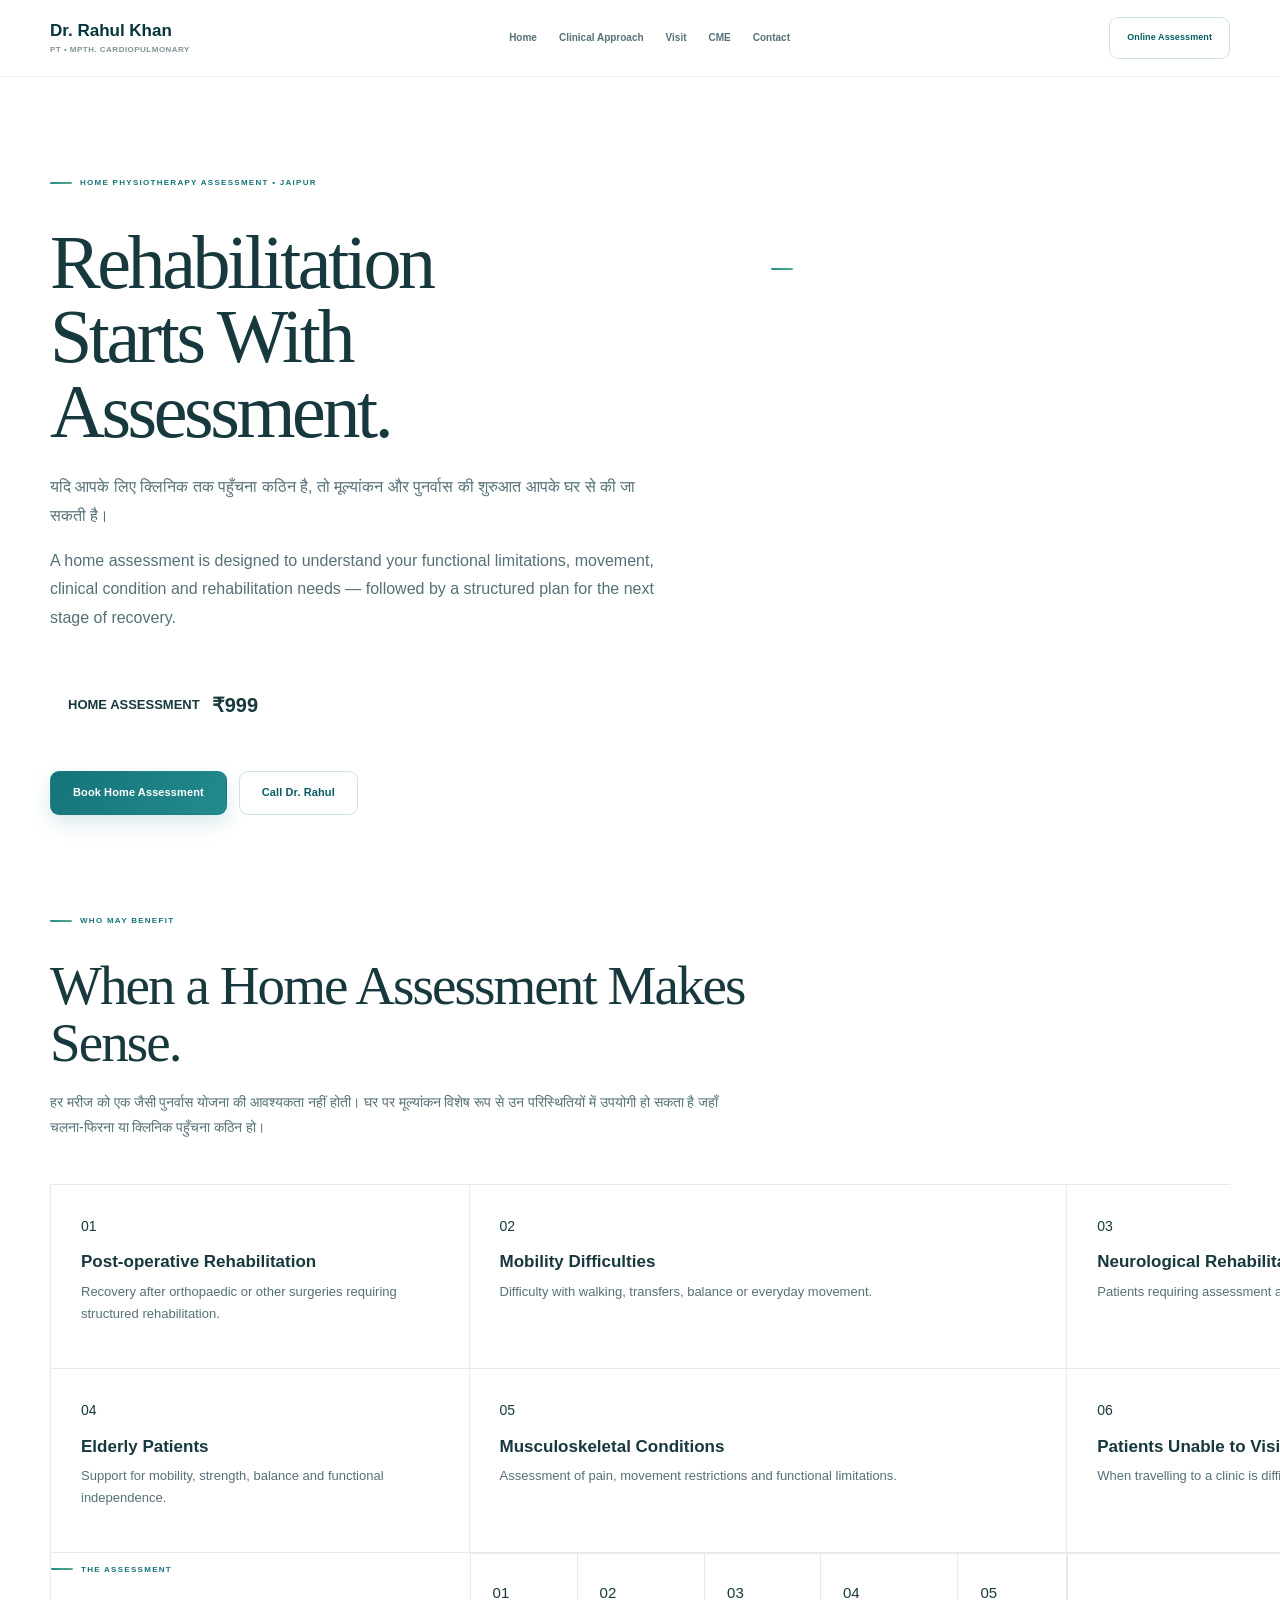
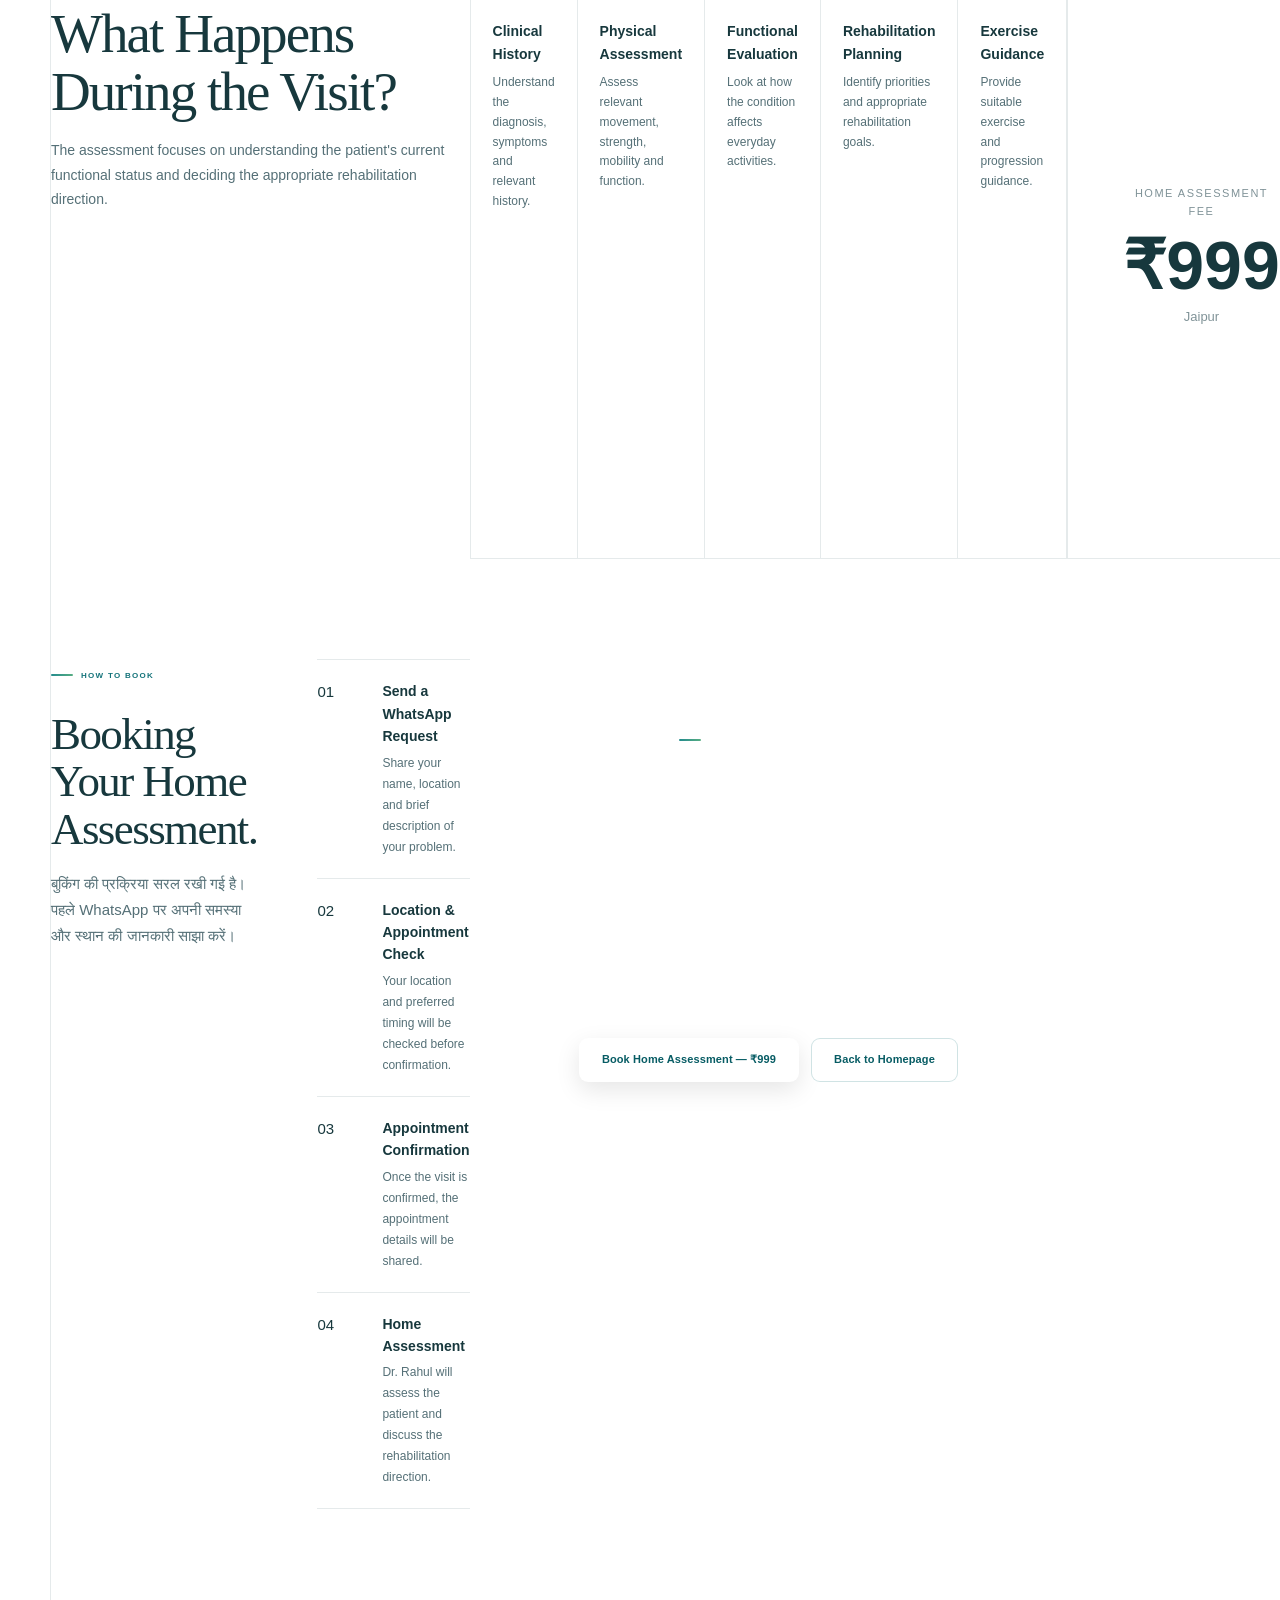
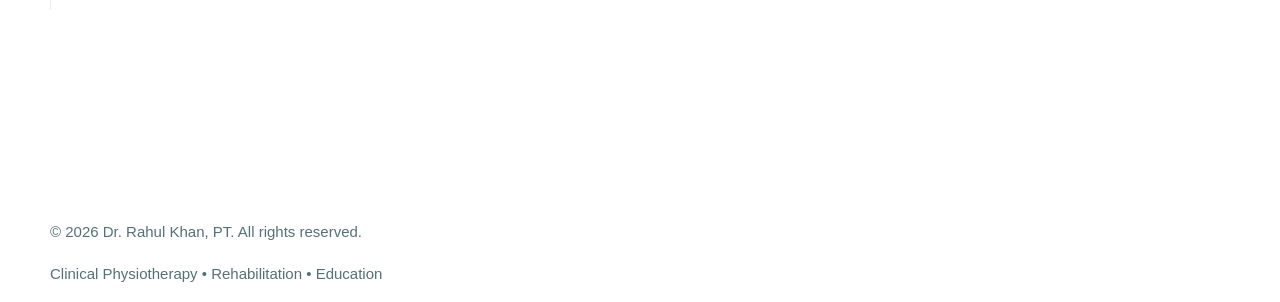
<file: home-assessmemt.html>
<!DOCTYPE html>
<html lang="en">

<head>

    <!-- =====================================================
         BASIC SEO
    ====================================================== -->

    <meta charset="UTF-8">

    <meta name="viewport"
          content="width=device-width, initial-scale=1.0">

    <title>
        Home Physiotherapy Assessment in Jaipur | Dr. Rahul Khan PT
    </title>

    <meta name="description"
          content="Book a home physiotherapy assessment in Jaipur with Dr. Rahul Khan, PT. Get clinical assessment, functional evaluation, rehabilitation planning and exercise guidance at home.">

    <meta name="keywords"
          content="home physiotherapy assessment Jaipur, home physiotherapist Jaipur, physiotherapy home visit Jaipur, Dr Rahul Khan physiotherapist Jaipur, rehabilitation at home Jaipur">

    <meta name="author"
          content="Dr. Rahul Khan, PT">

    <meta name="robots"
          content="index, follow">


    <!-- =====================================================
         CANONICAL
    ====================================================== -->

    <link rel="canonical"
          href="https://drrahulkhanpt.github.io/Dr_RahulPT/home-assessment.html">


    <!-- =====================================================
         OPEN GRAPH
    ====================================================== -->

    <meta property="og:type"
          content="website">

    <meta property="og:title"
          content="Home Physiotherapy Assessment in Jaipur | Dr. Rahul Khan PT">

    <meta property="og:description"
          content="Book a home physiotherapy assessment in Jaipur with Dr. Rahul Khan, PT. Clinical assessment, functional evaluation and rehabilitation planning at home.">

    <meta property="og:url"
          content="https://drrahulkhanpt.github.io/Dr_RahulPT/home-assessment.html">


    <!-- =====================================================
         STYLESHEET
    ====================================================== -->

    <link rel="stylesheet"
          href="css/style.css">


    <!-- =====================================================
         PAGE SPECIFIC CSS
    ====================================================== -->

    <style>

        .home-page {
            padding: 90px 0 110px;
        }


        /* =================================================
           HERO
        ================================================= */

        .home-hero {
            display: grid;

            grid-template-columns: 1.1fr 0.9fr;

            align-items: center;

            gap: 70px;

            margin-bottom: 90px;
        }

        .home-hero h1 {
            margin: 18px 0 25px;

            font-size: clamp(48px, 6vw, 76px);

            line-height: 0.98;
        }

        .home-hero h1 span {
            color: var(--accent);
        }

        .home-hero p {
            max-width: 650px;

            font-size: 16px;

            line-height: 1.8;
        }

        .home-price {
            display: inline-flex;

            align-items: center;

            gap: 12px;

            margin: 28px 0;

            padding: 12px 18px;

            background: var(--accent-soft);

            color: var(--accent);

            font-size: 13px;

            font-weight: 700;
        }

        .home-price strong {
            font-size: 20px;
        }

        .home-actions {
            display: flex;

            flex-wrap: wrap;

            gap: 12px;

            margin-top: 10px;
        }


        /* =================================================
           HERO SIDE CARD
        ================================================= */

        .home-hero-card {
            padding: 40px;

            background: var(--dark);

            color: var(--white);
        }

        .home-hero-card .eyebrow {
            color: rgba(255,255,255,0.55);
        }

        .home-hero-card h2 {
            margin: 18px 0 20px;

            color: var(--white);

            font-size: 40px;
        }

        .home-hero-card p {
            color: rgba(255,255,255,0.68);

            font-size: 14px;
        }

        .home-card-list {
            margin-top: 28px;

            border-top: 1px solid var(--border-dark);
        }

        .home-card-list div {
            padding: 16px 0;

            border-bottom: 1px solid var(--border-dark);

            color: rgba(255,255,255,0.8);

            font-size: 13px;
        }

        .home-card-list span {
            margin-right: 8px;

            color: var(--gold-muted);

            font-family: var(--serif);
        }


        /* =================================================
           SECTION HEAD
        ================================================= */

        .home-section-head {
            max-width: 700px;

            margin-bottom: 45px;
        }

        .home-section-head h2 {
            margin-top: 12px;

            font-size: clamp(38px, 5vw, 55px);
        }

        .home-section-head p {
            margin-top: 15px;

            font-size: 14px;
        }


        /* =================================================
           WHO IS IT FOR
        ================================================= */

        .home-grid {
            display: grid;

            grid-template-columns: repeat(3, 1fr);

            margin-bottom: 100px;

            border-top: 1px solid var(--border);
            border-left: 1px solid var(--border);
        }

        .home-item {
            min-height: 170px;

            padding: 30px;

            background: var(--white);

            border-right: 1px solid var(--border);
            border-bottom: 1px solid var(--border);
        }

        .home-item-number {
            display: block;

            margin-bottom: 15px;

            color: var(--gold-muted);

            font-family: var(--serif);

            font-size: 14px;
        }

        .home-item h3 {
            margin-bottom: 9px;

            font-family: var(--sans);

            font-size: 17px;

            font-weight: 600;
        }

        .home-item p {
            font-size: 13px;

            line-height: 1.7;
        }


        /* =================================================
           PROCESS
        ================================================= */

        .home-process {
            display: grid;

            grid-template-columns: repeat(5, 1fr);

            margin-bottom: 100px;

            border-top: 1px solid var(--border);
            border-left: 1px solid var(--border);
        }

        .process-item {
            padding: 27px 22px;

            border-right: 1px solid var(--border);
            border-bottom: 1px solid var(--border);
        }

        .process-item span {
            display: block;

            margin-bottom: 15px;

            color: var(--accent);

            font-family: var(--serif);

            font-size: 15px;
        }

        .process-item strong {
            display: block;

            margin-bottom: 8px;

            font-size: 14px;
        }

        .process-item p {
            margin: 0;

            font-size: 12px;

            line-height: 1.65;
        }


        /* =================================================
           FEE SECTION
        ================================================= */

        .home-fee-section {
            display: grid;

            grid-template-columns: 0.8fr 1.2fr;

            align-items: center;

            gap: 60px;

            margin-bottom: 100px;

            padding: 55px;

            background: var(--bg-soft);

            border: 1px solid var(--border);
        }

        .home-fee {
            text-align: center;
        }

        .home-fee small {
            display: block;

            margin-bottom: 10px;

            color: var(--text-light);

            font-size: 11px;

            letter-spacing: 1.5px;

            text-transform: uppercase;
        }

        .home-fee strong {
            display: block;

            color: var(--accent);

            font-family: var(--serif);

            font-size: 68px;

            line-height: 1;
        }

        .home-fee span {
            display: block;

            margin-top: 8px;

            color: var(--text-light);

            font-size: 13px;
        }

        .home-fee-content h2 {
            margin-bottom: 15px;

            font-size: 40px;
        }

        .home-fee-content p {
            font-size: 14px;

            line-height: 1.8;
        }


        /* =================================================
           BOOKING PROCESS
        ================================================= */

        .home-booking {
            display: grid;

            grid-template-columns: 1fr 1fr;

            gap: 60px;

            margin-bottom: 100px;
        }

        .home-booking h2 {
            margin-top: 12px;

            font-size: 45px;
        }

        .booking-list {
            border-top: 1px solid var(--border);
        }

        .booking-list-item {
            display: grid;

            grid-template-columns: 50px 1fr;

            gap: 15px;

            padding: 20px 0;

            border-bottom: 1px solid var(--border);
        }

        .booking-list-item span {
            color: var(--gold-muted);

            font-family: var(--serif);
        }

        .booking-list-item strong {
            display: block;

            margin-bottom: 5px;

            font-size: 14px;
        }

        .booking-list-item p {
            margin: 0;

            font-size: 12px;
        }


        /* =================================================
           CTA
        ================================================= */

        .home-final-cta {
            padding: 65px 35px;

            background: var(--dark);

            color: var(--white);

            text-align: center;
        }

        .home-final-cta .eyebrow {
            color: rgba(255,255,255,0.55);
        }

        .home-final-cta h2 {
            max-width: 750px;

            margin: 15px auto 18px;

            color: var(--white);

            font-size: clamp(40px, 5vw, 58px);
        }

        .home-final-cta p {
            max-width: 620px;

            margin: 0 auto 30px;

            color: rgba(255,255,255,0.68);

            font-size: 14px;
        }

        .home-final-cta .btn {
            margin: 4px;
        }


        /* =================================================
           MOBILE
        ================================================= */

        @media (max-width: 950px) {

            .home-hero {
                grid-template-columns: 1fr;

                gap: 40px;
            }

            .home-grid {
                grid-template-columns: repeat(2, 1fr);
            }

            .home-process {
                grid-template-columns: repeat(2, 1fr);
            }

            .home-fee-section {
                grid-template-columns: 1fr;

                gap: 35px;
            }

            .home-booking {
                grid-template-columns: 1fr;
            }

        }


        @media (max-width: 600px) {

            .home-page {
                padding: 60px 0 75px;
            }

            .home-hero {
                margin-bottom: 65px;
            }

            .home-hero h1 {
                font-size: 47px;
            }

            .home-hero-card {
                padding: 28px 22px;
            }

            .home-grid {
                grid-template-columns: 1fr;

                margin-bottom: 70px;
            }

            .home-process {
                grid-template-columns: 1fr;

                margin-bottom: 70px;
            }

            .home-fee-section {
                margin-bottom: 70px;

                padding: 35px 22px;
            }

            .home-fee strong {
                font-size: 58px;
            }

            .home-booking {
                margin-bottom: 70px;
            }

            .home-final-cta {
                padding: 48px 22px;
            }

            .home-final-cta .btn {
                width: 100%;

                margin: 5px 0;
            }

        }

    </style>

</head>


<body>


<!-- =========================================================
     HEADER
========================================================= -->

<header class="site-header">

    <div class="container">

        <a href="index.html"
           class="site-logo">

            Dr. Rahul Khan

            <span>
                PT • MPTh. Cardiopulmonary
            </span>

        </a>


        <nav class="nav-links">

            <a href="index.html">
                Home
            </a>

            <a href="index.html#approach">
                Clinical Approach
            </a>

            <a href="index.html#visit">
                Visit
            </a>

            <a href="index.html#cme">
                CME
            </a>

            <a href="index.html#contact">
                Contact
            </a>

        </nav>


        <a href="booking.html"
           class="btn btn-outline">

            Online Assessment

        </a>

    </div>

</header>



<!-- =========================================================
     MAIN
========================================================= -->

<main>

<section class="home-page">

    <div class="container">


        <!-- =================================================
             HERO
        ================================================== -->

        <div class="home-hero">


            <div>

                <div class="eyebrow">
                    HOME PHYSIOTHERAPY ASSESSMENT • JAIPUR
                </div>


                <h1>

                    Rehabilitation
                    <br>

                    <span>
                        Starts With Assessment.
                    </span>

                </h1>


                <p class="hindi-text">

                    यदि आपके लिए क्लिनिक तक पहुँचना कठिन है,
                    तो मूल्यांकन और पुनर्वास की शुरुआत
                    आपके घर से की जा सकती है।

                </p>


                <p>

                    A home assessment is designed to understand
                    your functional limitations, movement,
                    clinical condition and rehabilitation needs —
                    followed by a structured plan for the next
                    stage of recovery.

                </p>


                <div class="home-price">

                    HOME ASSESSMENT

                    <strong>
                        ₹999
                    </strong>

                </div>


                <div class="home-actions">

                    <a
                        href="https://wa.me/919351449746?text=Hello%20Dr.%20Rahul%2C%20I%20would%20like%20to%20book%20a%20home%20physiotherapy%20assessment%20in%20Jaipur."
                        class="btn btn-primary">

                        Book Home Assessment

                    </a>


                    <a
                        href="tel:+919351449746"
                        class="btn btn-outline">

                        Call Dr. Rahul

                    </a>

                </div>

            </div>



            <!-- =============================================
                 HERO CARD
            ============================================== -->

            <div class="home-hero-card">

                <div class="eyebrow">
                    WHAT YOU CAN EXPECT
                </div>


                <h2>
                    More Than
                    <br>
                    a Home Visit.
                </h2>


                <p>

                    The goal is not simply to perform exercises.
                    The goal is to understand why the patient is
                    having difficulty and decide what the
                    rehabilitation should focus on.

                </p>


                <div class="home-card-list">


                    <div>

                        <span>
                            01
                        </span>

                        Clinical history and assessment

                    </div>


                    <div>

                        <span>
                            02
                        </span>

                        Functional movement evaluation

                    </div>


                    <div>

                        <span>
                            03
                        </span>

                        Rehabilitation planning

                    </div>


                    <div>

                        <span>
                            04
                        </span>

                        Exercise prescription and guidance

                    </div>


                </div>

            </div>

        </div>



        <!-- =================================================
             WHO IS THIS FOR
        ================================================== -->

        <div class="home-section-head">

            <div class="eyebrow">
                WHO MAY BENEFIT
            </div>


            <h2>
                When a Home Assessment
                Makes Sense.
            </h2>


            <p class="hindi-text">

                हर मरीज को एक जैसी पुनर्वास योजना की आवश्यकता
                नहीं होती। घर पर मूल्यांकन विशेष रूप से
                उन परिस्थितियों में उपयोगी हो सकता है
                जहाँ चलना-फिरना या क्लिनिक पहुँचना कठिन हो।

            </p>

        </div>


        <div class="home-grid">


            <div class="home-item">

                <span class="home-item-number">
                    01
                </span>

                <h3>
                    Post-operative Rehabilitation
                </h3>

                <p>
                    Recovery after orthopaedic or other
                    surgeries requiring structured rehabilitation.
                </p>

            </div>


            <div class="home-item">

                <span class="home-item-number">
                    02
                </span>

                <h3>
                    Mobility Difficulties
                </h3>

                <p>
                    Difficulty with walking, transfers,
                    balance or everyday movement.
                </p>

            </div>


            <div class="home-item">

                <span class="home-item-number">
                    03
                </span>

                <h3>
                    Neurological Rehabilitation
                </h3>

                <p>
                    Patients requiring assessment and
                    rehabilitation for functional limitations.
                </p>

            </div>


            <div class="home-item">

                <span class="home-item-number">
                    04
                </span>

                <h3>
                    Elderly Patients
                </h3>

                <p>
                    Support for mobility, strength,
                    balance and functional independence.
                </p>

            </div>


            <div class="home-item">

                <span class="home-item-number">
                    05
                </span>

                <h3>
                    Musculoskeletal Conditions
                </h3>

                <p>
                    Assessment of pain, movement restrictions
                    and functional limitations.
                </p>

            </div>


          <div class="home-item">

    <span class="home-item-number">
        06
    </span>

    <h3>
        Patients Unable to Visit a Clinic
    </h3>

    <p>
        When travelling to a clinic is difficult
        because of pain, weakness or mobility issues.
    </p>

</div>


<!-- =================================================
     WHAT HAPPENS
================================================= -->

<div class="home-section-head">

    <div class="eyebrow">
        THE ASSESSMENT
    </div>

    <h2>
        What Happens During
        the Visit?
    </h2>

    <p>

        The assessment focuses on understanding
        the patient's current functional status and
        deciding the appropriate rehabilitation direction.

    </p>

</div>


<div class="home-process">


    <div class="process-item">

        <span>01</span>

        <strong>
            Clinical History
        </strong>

        <p>
            Understand the diagnosis,
            symptoms and relevant history.
        </p>

    </div>


    <div class="process-item">

        <span>02</span>

        <strong>
            Physical Assessment
        </strong>

        <p>
            Assess relevant movement,
            strength, mobility and function.
        </p>

    </div>


    <div class="process-item">

        <span>03</span>

        <strong>
            Functional Evaluation
        </strong>

        <p>
            Look at how the condition
            affects everyday activities.
        </p>

    </div>


    <div class="process-item">

        <span>04</span>

        <strong>
            Rehabilitation Planning
        </strong>

        <p>
            Identify priorities and
            appropriate rehabilitation goals.
        </p>

    </div>


    <div class="process-item">

        <span>05</span>

        <strong>
            Exercise Guidance
        </strong>

        <p>
            Provide suitable exercise
            and progression guidance.
        </p>

    </div>


</div>



<!-- =================================================
     FEE
================================================= -->

<div class="home-fee-section">

    <div class="home-fee">

        <small>
            Home Assessment Fee
        </small>

        <strong>
            ₹999
        </strong>

        <span>
            Jaipur
        </span>

    </div>


    <div class="home-fee-content">

        <div class="eyebrow">
            PERSONAL ASSESSMENT
        </div>

        <h2>
            Your Assessment.
            Your Rehabilitation Direction.
        </h2>


        <p class="hindi-text">

            मूल्यांकन का उद्देश्य केवल समस्या बताना
            नहीं है, बल्कि यह समझना है कि अभी आपकी
            पुनर्वास यात्रा में सबसे महत्वपूर्ण
            कदम क्या होना चाहिए।

        </p>


        <p>

            The assessment fee is ₹999 and covers
            the home assessment and rehabilitation
            guidance during the visit.

        </p>

    </div>

</div>



<!-- =================================================
     HOW TO BOOK
================================================= -->

<div class="home-booking">

    <div>

        <div class="eyebrow">
            HOW TO BOOK
        </div>


        <h2>
            Booking Your
            Home Assessment.
        </h2>


        <p class="hindi-text">

            बुकिंग की प्रक्रिया सरल रखी गई है।
            पहले WhatsApp पर अपनी समस्या और
            स्थान की जानकारी साझा करें।

        </p>

    </div>


    <div class="booking-list">


        <div class="booking-list-item">

            <span>01</span>

            <div>

                <strong>
                    Send a WhatsApp Request
                </strong>

                <p>
                    Share your name, location and
                    brief description of your problem.
                </p>

            </div>

        </div>


        <div class="booking-list-item">

            <span>02</span>

            <div>

                <strong>
                    Location & Appointment Check
                </strong>

                <p>
                    Your location and preferred timing
                    will be checked before confirmation.
                </p>

            </div>

        </div>


        <div class="booking-list-item">

            <span>03</span>

            <div>

                <strong>
                    Appointment Confirmation
                </strong>

                <p>
                    Once the visit is confirmed,
                    the appointment details will be shared.
                </p>

            </div>

        </div>


        <div class="booking-list-item">

            <span>04</span>

            <div>

                <strong>
                    Home Assessment
                </strong>

                <p>
                    Dr. Rahul will assess the patient
                    and discuss the rehabilitation direction.
                </p>

            </div>

        </div>


    </div>

</div>



<!-- =================================================
     FINAL CTA
================================================= -->

<div class="home-final-cta">

    <div class="eyebrow">
        HOME ASSESSMENT • JAIPUR
    </div>


    <h2>
        Let's Understand
        the Problem Before
        Treating It.
    </h2>


    <p class="hindi-text">

        सही पुनर्वास की शुरुआत सही मूल्यांकन से होती है।
        अपने घर से ही मूल्यांकन की शुरुआत करें।

    </p>


    <a
        href="https://wa.me/919351449746?text=Hello%20Dr.%20Rahul%2C%20I%20would%20like%20to%20book%20a%20home%20physiotherapy%20assessment%20in%20Jaipur."
        class="btn btn-light">

        Book Home Assessment — ₹999

    </a>


    <a
        href="index.html"
        class="btn btn-outline">

        Back to Homepage

    </a>

</div>


</div>

</section>

</main>



<!-- =========================================================
     FOOTER
========================================================= -->

<footer>

    <div class="container">

        <p>
            © 2026 Dr. Rahul Khan, PT.
            All rights reserved.
        </p>

        <p>
            Clinical Physiotherapy • Rehabilitation • Education
        </p>

    </div>

</footer>


</body>

</html>
</file>
<file: css/style.css>
/* =========================================================
   DR. RAHUL KHAN, PT
   PERSONAL PROFESSIONAL WEBSITE
   CSS — PART 1 / 10

   DESIGN SYSTEM
   Teal + Medical Blue + Green
   Clean • Premium • Clinical • Modern
========================================================= */


/* =========================================================
   01. COLOR SYSTEM
========================================================= */

:root {

    /* Main brand colours */
    --teal-950: #07343b;
    --teal-900: #0b4149;
    --teal-800: #105761;
    --teal-700: #14737a;
    --teal-600: #1b8c91;

    /* Blue */
    --blue-900: #0d3552;
    --blue-800: #124a70;
    --blue-700: #17658f;
    --blue-100: #eaf4f8;

    /* Green */
    --green-700: #28785d;
    --green-600: #32946f;
    --green-500: #58ad83;
    --green-100: #eaf6ef;

    /* Backgrounds */
    --cream: #f7f9f7;
    --warm-white: #fbfcfa;
    --white: #ffffff;

    /* Text */
    --text-dark: #173238;
    --text: #34484d;
    --text-muted: #66777a;
    --text-light: #8b999b;

    /* Borders */
    --border: #dfe8e6;
    --border-light: #eaf0ee;

    /* Effects */
    --shadow-sm:
        0 5px 20px rgba(10, 55, 65, 0.06);

    --shadow-md:
        0 15px 40px rgba(10, 55, 65, 0.10);

    --shadow-lg:
        0 25px 70px rgba(10, 55, 65, 0.14);

    /* Radius */
    --radius-sm: 8px;
    --radius-md: 14px;
    --radius-lg: 22px;

    /* Layout */
    --container: 1180px;

}


/* =========================================================
   02. RESET
========================================================= */

*,
*::before,
*::after {
    box-sizing: border-box;
}


html {
    margin: 0;
    padding: 0;

    scroll-behavior: smooth;

    overflow-x: hidden;
}


body {
    margin: 0;
    padding: 0;

    width: 100%;
    min-width: 0;

    overflow-x: hidden;

    background: var(--warm-white);

    color: var(--text);

    font-family:
        Arial,
        Helvetica,
        sans-serif;

    font-size: 15px;

    line-height: 1.6;

    -webkit-font-smoothing: antialiased;
}


img {
    display: block;

    max-width: 100%;

    height: auto;
}


a {
    color: inherit;

    text-decoration: none;
}


button,
input,
textarea,
select {
    font: inherit;
}


button {
    border: 0;

    cursor: pointer;
}


/* =========================================================
   03. TYPOGRAPHY
========================================================= */

h1,
h2,
h3,
h4,
p {
    margin-top: 0;
}


h1,
h2,
h3,
h4 {
    color: var(--text-dark);

    font-family:
        Georgia,
        "Times New Roman",
        serif;

    font-weight: 400;
}


h1 {
    margin-bottom: 20px;

    font-size:
        clamp(3rem, 6vw, 5.5rem);

    line-height: 0.98;

    letter-spacing: -0.045em;
}


h2 {
    margin-bottom: 18px;

    font-size:
        clamp(2.2rem, 4vw, 4rem);

    line-height: 1.05;

    letter-spacing: -0.035em;
}


h3 {
    margin-bottom: 12px;

    font-size:
        clamp(1.35rem, 2vw, 1.8rem);

    line-height: 1.15;
}


p {
    color: var(--text-muted);

    line-height: 1.75;
}


/* =========================================================
   04. GLOBAL CONTAINER
========================================================= */

.container {
    width: min(
        calc(100% - 48px),
        var(--container)
    );

    margin-left: auto;
    margin-right: auto;
}


/* =========================================================
   05. SECTION FOUNDATION
========================================================= */

section {
    position: relative;

    width: 100%;

    padding: 100px 0;
}


.section-label,
.eyebrow {
    display: inline-flex;

    align-items: center;

    gap: 9px;

    margin-bottom: 18px;

    color: var(--teal-700);

    font-family:
        Arial,
        Helvetica,
        sans-serif;

    font-size: 10px;

    font-weight: 700;

    letter-spacing: 0.18em;

    line-height: 1.2;

    text-transform: uppercase;
}


.section-label::before,
.eyebrow::before {
    content: "";

    width: 22px;

    height: 2px;

    flex: 0 0 22px;

    background:
        linear-gradient(
            90deg,
            var(--teal-600),
            var(--green-500)
        );
}


.section-intro {
    max-width: 680px;

    margin-bottom: 45px;
}


.section-intro p {
    max-width: 650px;

    margin-bottom: 0;

    font-size: 14px;
}


/* =========================================================
   06. SITE HEADER
========================================================= */

.site-header {
    position: relative;

    z-index: 1000;

    width: 100%;

    background:
        rgba(251, 252, 250, 0.96);

    border-bottom: 1px solid var(--border-light);
}


.site-header .container {
    min-height: 76px;

    display: flex;

    align-items: center;

    justify-content: space-between;

    gap: 30px;
}


/* =========================================================
   07. BRAND / LOGO
========================================================= */

.site-logo {
    display: flex;

    flex-direction: column;

    justify-content: center;

    flex: 0 0 auto;
}


.site-logo strong {
    color: var(--teal-950);

    font-family:
        Georgia,
        "Times New Roman",
        serif;

    font-size: 19px;

    font-weight: 600;

    line-height: 1.1;
}


.site-logo span {
    margin-top: 5px;

    color: var(--green-700);

    font-size: 8px;

    font-weight: 700;

    letter-spacing: 0.13em;

    line-height: 1;

    text-transform: uppercase;
}


/* =========================================================
   08. NAVIGATION
========================================================= */

.nav-links {
    display: flex;

    align-items: center;

    justify-content: flex-end;

    gap: 26px;

    min-width: 0;
}


.nav-links a {
    position: relative;

    display: inline-flex;

    align-items: center;

    min-height: 40px;

    color: var(--text);

    font-size: 12px;

    font-weight: 600;

    white-space: nowrap;

    transition:
        color 0.2s ease;
}


.nav-links a::after {
    content: "";

    position: absolute;

    left: 0;
    bottom: 5px;

    width: 0;

    height: 2px;

    border-radius: 2px;

    background:
        linear-gradient(
            90deg,
            var(--teal-600),
            var(--green-500)
        );

    transition:
        width 0.25s ease;
}


.nav-links a:hover {
    color: var(--teal-700);
}


.nav-links a:hover::after {
    width: 100%;
}


/* =========================================================
   09. HEADER CTA
========================================================= */

.header-cta {
    display: inline-flex;

    align-items: center;

    justify-content: center;

    min-height: 42px;

    padding: 0 18px;

    border-radius: 7px;

    background: var(--teal-800);

    color: var(--white);

    font-size: 10px;

    font-weight: 700;

    letter-spacing: 0.03em;

    white-space: nowrap;

    box-shadow:
        0 7px 20px
        rgba(11, 65, 73, 0.15);

    transition:
        transform 0.2s ease,
        background 0.2s ease,
        box-shadow 0.2s ease;
}


.header-cta:hover {
    background: var(--teal-600);

    transform: translateY(-2px);

    box-shadow:
        0 10px 25px
        rgba(11, 65, 73, 0.20);
}


/* =========================================================
   10. GENERAL BUTTON SYSTEM
========================================================= */

.btn {
    display: inline-flex;

    align-items: center;

    justify-content: center;

    min-height: 48px;

    padding: 0 22px;

    border-radius: 7px;

    font-size: 11px;

    font-weight: 700;

    line-height: 1.2;

    text-align: center;

    transition:
        transform 0.2s ease,
        background 0.2s ease,
        color 0.2s ease,
        border-color 0.2s ease,
        box-shadow 0.2s ease;
}


.btn-primary {
    background: var(--teal-700);

    color: var(--white);

    box-shadow:
        0 8px 24px
        rgba(20, 115, 122, 0.16);
}


.btn-primary:hover {
    background: var(--teal-600);

    transform: translateY(-2px);

    box-shadow:
        0 12px 30px
        rgba(20, 115, 122, 0.22);
}


.btn-secondary {
    background: var(--green-600);

    color: var(--white);
}


.btn-secondary:hover {
    background: var(--green-700);

    transform: translateY(-2px);
}


.btn-outline {
    background: transparent;

    color: var(--teal-800);

    border: 1px solid var(--border);
}


.btn-outline:hover {
    border-color: var(--teal-600);

    background: var(--blue-100);

    transform: translateY(-2px);
}


/* =========================================================
   11. TEXT LINKS
========================================================= */

.text-link {
    display: inline-flex;

    align-items: center;

    gap: 7px;

    color: var(--teal-700);

    font-size: 11px;

    font-weight: 700;

    border-bottom: 1px solid
        rgba(20, 115, 122, 0.25);

    padding-bottom: 3px;

    transition:
        color 0.2s ease,
        border-color 0.2s ease;
}


.text-link::after {
    content: "→";

    transition:
        transform 0.2s ease;
}


.text-link:hover {
    color: var(--green-700);

    border-color: var(--green-500);
}


.text-link:hover::after {
    transform: translateX(4px);
}


/* =========================================================
   12. SELECTION
========================================================= */

::selection {
    background: var(--teal-700);

    color: var(--white);
}


/* =========================================================
   13. MOBILE FOUNDATION
========================================================= */

@media (max-width: 900px) {

    .container {
        width: min(
            calc(100% - 36px),
            var(--container)
        );
    }


    section {
        padding: 75px 0;
    }


    .site-header .container {
        min-height: 68px;

        gap: 18px;
    }


    .nav-links {
        gap: 18px;
    }


    .header-cta {
        display: none;
    }

}


/* =========================================================
   14. SMALL MOBILE
========================================================= */

@media (max-width: 650px) {

    .container {
        width: calc(100% - 30px);
    }


    section {
        padding: 62px 0;
    }


    h1 {
        font-size:
            clamp(
                2.65rem,
                12vw,
                4rem
            );

        line-height: 0.98;
    }


    h2 {
        font-size:
            clamp(
                2rem,
                9vw,
                3rem
            );
    }


    .section-label,
    .eyebrow {
        font-size: 9px;

        letter-spacing: 0.14em;
    }


    .section-intro {
        margin-bottom: 30px;
    }


    .section-intro p {
        font-size: 13px;
    }


    .site-header .container {
        min-height: 62px;

        gap: 12px;
    }


    .site-logo strong {
        font-size: 16px;
    }


    .site-logo span {
        font-size: 7px;

        letter-spacing: 0.08em;
    }


    .nav-links {
        gap: 14px;

        overflow-x: auto;

        justify-content: flex-end;

        scrollbar-width: none;
    }


    .nav-links::-webkit-scrollbar {
        display: none;
    }


    .nav-links a {
        font-size: 9px;
    }


    .nav-links a::after {
        display: none;
    }


    .btn {
        width: auto;

        min-height: 46px;

        padding: 0 18px;
    }

}




/* =========================================================
   01. HERO FOUNDATION
========================================================= */

.hero {
    position: relative;

    min-height: 680px;

    display: flex;

    align-items: center;

    overflow: hidden;

    background:
        linear-gradient(
            135deg,
            #f7fbfa 0%,
            #eef7f5 48%,
            #e8f3f6 100%
        );
}


/* Decorative background shape */

.hero::before {
    content: "";

    position: absolute;

    width: 620px;
    height: 620px;

    top: -270px;
    right: -150px;

    border-radius: 50%;

    background:
        radial-gradient(
            circle,
            rgba(88, 173, 131, 0.18) 0%,
            rgba(88, 173, 131, 0.06) 45%,
            transparent 72%
        );

    pointer-events: none;
}


/* Second decorative shape */

.hero::after {
    content: "";

    position: absolute;

    width: 420px;
    height: 420px;

    bottom: -260px;
    left: -170px;

    border-radius: 50%;

    border:
        1px solid
        rgba(20, 115, 122, 0.10);

    pointer-events: none;
}


/* =========================================================
   02. HERO CONTAINER
========================================================= */

.hero .container {
    position: relative;

    z-index: 2;

    display: grid;

    grid-template-columns:
        minmax(320px, 0.85fr)
        minmax(420px, 1.15fr);

    align-items: center;

    gap: 70px;

    padding-top: 45px;

    padding-bottom: 45px;
}


/* =========================================================
   03. HERO IMAGE SIDE
========================================================= */

.hero-image {
    position: relative;

    order: 1;

    display: flex;

    justify-content: center;

    align-items: center;
}


.hero-image::before {
    content: "";

    position: absolute;

    width: 88%;

    height: 92%;

    top: 4%;
    left: 6%;

    border-radius: 28px;

    background:
        linear-gradient(
            145deg,
            var(--teal-800),
            var(--blue-900)
        );

    transform:
        rotate(-4deg);

    box-shadow:
        var(--shadow-lg);

    z-index: 0;
}


.hero-image::after {
    content: "";

    position: absolute;

    width: 88%;

    height: 92%;

    top: 7%;
    left: 10%;

    border-radius: 28px;

    background:
        linear-gradient(
            145deg,
            var(--green-500),
            var(--teal-600)
        );

    opacity: 0.20;

    transform:
        rotate(4deg);

    z-index: 0;
}


/* =========================================================
   04. HERO PHOTO
========================================================= */

.hero-image img {
    position: relative;

    z-index: 2;

    width: 100%;

    max-width: 470px;

    height: 550px;

    object-fit: cover;

    object-position: center top;

    border-radius: 24px;

    border:
        7px solid
        rgba(255, 255, 255, 0.85);

    background: var(--white);

    box-shadow:
        0 25px 65px
        rgba(7, 52, 59, 0.18);
}


/* =========================================================
   05. PHOTO LABEL
========================================================= */

.hero-image-label {
    position: absolute;

    z-index: 5;

    left: -15px;

    bottom: 35px;

    display: flex;

    align-items: center;

    gap: 10px;

    padding: 12px 17px;

    border-radius: 8px;

    background:
        rgba(255, 255, 255, 0.96);

    color: var(--teal-900);

    font-size: 10px;

    font-weight: 700;

    letter-spacing: 0.06em;

    text-transform: uppercase;

    box-shadow:
        var(--shadow-md);
}


.hero-image-label::before {
    content: "";

    width: 8px;

    height: 8px;

    border-radius: 50%;

    background: var(--green-500);

    box-shadow:
        0 0 0 4px
        rgba(88, 173, 131, 0.14);
}


/* =========================================================
   06. HERO CONTENT
========================================================= */

.hero-content {
    position: relative;

    order: 2;

    max-width: 650px;
}


.hero-content .eyebrow {
    margin-bottom: 20px;
}


/* =========================================================
   07. HERO TITLE
========================================================= */

.hero-content h1 {
    margin-bottom: 22px;

    color: var(--teal-950);

    font-size:
        clamp(
            3.4rem,
            5.4vw,
            5.7rem
        );

    line-height: 0.91;

    letter-spacing: -0.055em;
}


.hero-content h1 span {
    display: block;

    color: var(--teal-700);
}


.hero-content h1 .accent {
    color: var(--green-700);
}


/* =========================================================
   08. PROFESSIONAL DESIGNATION
========================================================= */

.hero-designation {
    margin-bottom: 20px;

    color: var(--blue-900);

    font-family:
        Georgia,
        "Times New Roman",
        serif;

    font-size:
        clamp(
            1.55rem,
            2.5vw,
            2.25rem
        );

    font-weight: 400;

    line-height: 1.08;
}


.hero-designation strong {
    display: block;

    color: var(--teal-800);

    font-weight: 400;
}


.hero-designation small {
    display: block;

    margin-top: 7px;

    color: var(--green-700);

    font-family:
        Arial,
        Helvetica,
        sans-serif;

    font-size: 11px;

    font-weight: 700;

    letter-spacing: 0.10em;

    text-transform: uppercase;
}


/* =========================================================
   09. HERO TAGLINE
========================================================= */

.hero-tagline {
    display: flex;

    flex-wrap: wrap;

    gap: 8px;

    margin-bottom: 22px;
}


.hero-tagline span {
    display: inline-flex;

    padding: 6px 11px;

    border-radius: 30px;

    background:
        rgba(20, 115, 122, 0.08);

    color: var(--teal-800);

    font-size: 10px;

    font-weight: 700;

    letter-spacing: 0.03em;
}


.hero-tagline span:last-child {
    background:
        rgba(88, 173, 131, 0.12);

    color: var(--green-700);
}


/* =========================================================
   10. HERO DESCRIPTION
========================================================= */

.hero-content > p {
    max-width: 570px;

    margin-bottom: 14px;

    color: var(--text);

    font-size: 15px;

    line-height: 1.75;
}


.hero-content .hindi-text {
    max-width: 560px;

    margin-bottom: 0;

    color: var(--text-muted);

    font-size: 13px;

    line-height: 1.8;
}


/* =========================================================
   11. HERO ACCENT LINE
========================================================= */

.hero-accent-line {
    width: 70px;

    height: 3px;

    margin:
        24px 0;

    border-radius: 5px;

    background:
        linear-gradient(
            90deg,
            var(--teal-600),
            var(--green-500)
        );
}


/* =========================================================
   12. HERO CREDENTIAL STRIP
========================================================= */

.hero-credentials {
    display: flex;

    flex-wrap: wrap;

    gap: 10px;

    margin-top: 28px;
}


.hero-credentials span {
    display: inline-flex;

    align-items: center;

    gap: 7px;

    padding: 9px 12px;

    border:
        1px solid
        var(--border);

    border-radius: 7px;

    background:
        rgba(255, 255, 255, 0.72);

    color: var(--text);

    font-size: 10px;

    font-weight: 600;
}


.hero-credentials span::before {
    content: "✓";

    color: var(--green-700);

    font-weight: 800;
}


/* =========================================================
   13. HERO DECORATIVE MEDICAL MARK
========================================================= */

.hero-medical-mark {
    position: absolute;

    right: 8%;

    bottom: 7%;

    width: 90px;

    height: 90px;

    border:
        1px solid
        rgba(20, 115, 122, 0.14);

    border-radius: 50%;

    opacity: 0.8;
}


.hero-medical-mark::before,
.hero-medical-mark::after {
    content: "";

    position: absolute;

    background: var(--teal-600);

    opacity: 0.35;
}


.hero-medical-mark::before {
    width: 1px;

    height: 42px;

    top: 24px;
    left: 44px;
}


.hero-medical-mark::after {
    width: 42px;

    height: 1px;

    top: 44px;
    left: 24px;
}


/* =========================================================
   14. HERO MOBILE / TABLET
========================================================= */

@media (max-width: 1000px) {

    .hero {
        min-height: auto;
    }


    .hero .container {
        grid-template-columns:
            minmax(280px, 0.9fr)
            minmax(320px, 1.1fr);

        gap: 40px;
    }


    .hero-image img {
        height: 480px;
    }


    .hero-content h1 {
        font-size:
            clamp(
                3rem,
                6vw,
                4.5rem
            );
    }

}


/* =========================================================
   15. MOBILE HERO
========================================================= */

@media (max-width: 760px) {

    .hero {
        padding:
            45px 0 65px;
    }


    .hero .container {
        display: flex;

        flex-direction: column;

        align-items: stretch;

        gap: 42px;

        padding-top: 0;

        padding-bottom: 0;
    }


    .hero-image {
        order: 1;

        width: 100%;

        justify-content: center;
    }


    .hero-image img {
        width: 100%;

        max-width: 390px;

        height: 470px;

        border-radius: 20px;
    }


    .hero-image::before {
        width: 86%;

        height: 92%;

        left: 7%;

        border-radius: 22px;
    }


    .hero-image::after {
        width: 86%;

        height: 92%;

        left: 10%;

        border-radius: 22px;
    }


    .hero-image-label {
        left: 5px;

        bottom: 22px;

        font-size: 9px;

        padding: 10px 13px;
    }


    .hero-content {
        order: 2;

        width: 100%;
    }


    .hero-content h1 {
        margin-bottom: 18px;

        font-size:
            clamp(
                2.8rem,
                13vw,
                4.2rem
            );

        line-height: 0.94;
    }


    .hero-designation {
        font-size: 1.65rem;
    }


    .hero-content > p {
        font-size: 14px;
    }


    .hero-content .hindi-text {
        font-size: 12px;
    }


    .hero-medical-mark {
        display: none;
    }

}


/* =========================================================
   16. VERY SMALL PHONES
========================================================= */

@media (max-width: 400px) {

    .hero {
        padding-top: 35px;
    }


    .hero-image img {
        height: 420px;

        border-width: 5px;
    }


    .hero-content h1 {
        font-size: 2.7rem;
    }


    .hero-designation {
        font-size: 1.45rem;
    }


    .hero-credentials {
        display: grid;

        grid-template-columns: 1fr 1fr;
    }


    .hero-credentials span {
        min-width: 0;

        padding: 8px;

        font-size: 9px;
    }

}
/* =========================================================
   CLINICAL APPROACH
   ========================================================= */

.approach-section {
  position: relative;
  background: #ffffff;
  padding: 110px 0;
  overflow: hidden;
}

.approach-section::after {
  content: "";
  position: absolute;
  width: 360px;
  height: 360px;
  border-radius: 50%;
  background: rgba(27, 142, 137, 0.06);
  right: -160px;
  top: 120px;
  pointer-events: none;
}

.approach-header {
  max-width: 900px;
  margin-bottom: 65px;
}

.approach-header h2 {
  max-width: 850px;
  margin: 18px 0 20px;
}

.approach-header p {
  max-width: 760px;
  color: var(--muted);
  line-height: 1.8;
}

.approach-header .hindi-text {
  margin-top: 10px;
  color: var(--teal);
  font-weight: 500;
}


/* APPROACH ITEMS */

.approach-list {
  position: relative;
  z-index: 2;
  border-top: 1px solid var(--border);
}

.approach-item {
  display: grid;
  grid-template-columns: 100px minmax(220px, 1fr) 2fr;
  gap: 30px;
  align-items: center;
  padding: 32px 0;
  border-bottom: 1px solid var(--border);
  transition: all 0.3s ease;
}

.approach-item:hover {
  padding-left: 14px;
  background: rgba(27, 142, 137, 0.025);
}

.approach-number {
  font-family: var(--font-sans);
  font-size: 13px;
  letter-spacing: 0.12em;
  color: var(--teal);
}

.approach-title {
  font-family: var(--font-serif);
  font-size: 25px;
  line-height: 1.2;
  color: var(--ink);
}

.approach-title .hindi-title {
  display: block;
  margin-top: 7px;
  font-family: var(--font-sans);
  font-size: 13px;
  color: var(--muted);
}

.approach-description {
  color: var(--muted);
  font-size: 14px;
  line-height: 1.75;
  max-width: 600px;
}


/* =========================================================
   ONLINE ASSESSMENT
   ========================================================= */

.online-section {
  position: relative;
  background: var(--deep-teal);
  color: #ffffff;
  padding: 115px 0;
  overflow: hidden;
}

.online-section::before {
  content: "";
  position: absolute;
  width: 520px;
  height: 520px;
  border: 1px solid rgba(255,255,255,0.10);
  border-radius: 50%;
  right: -210px;
  top: -150px;
}

.online-section::after {
  content: "";
  position: absolute;
  width: 300px;
  height: 300px;
  border-radius: 50%;
  background: rgba(73, 190, 166, 0.08);
  left: -130px;
  bottom: -140px;
}

.online-inner {
  position: relative;
  z-index: 2;
  display: grid;
  grid-template-columns: minmax(0, 1fr) minmax(320px, 0.9fr);
  gap: 90px;
  align-items: center;
}

.online-content {
  max-width: 600px;
}

.online-content h2 {
  color: #ffffff;
  margin: 18px 0 25px;
  max-width: 600px;
}

.online-content p {
  color: rgba(255,255,255,0.72);
  line-height: 1.8;
  max-width: 540px;
}

.online-content .hindi-text {
  color: rgba(255,255,255,0.85);
  margin-top: 12px;
}


/* ONLINE PRICE */

.online-price {
  display: flex;
  align-items: baseline;
  gap: 8px;
  margin: 30px 0;
}

.online-price span {
  font-size: 14px;
  color: rgba(255,255,255,0.55);
}

.online-price strong {
  font-size: 30px;
  color: #ffffff;
}


/* ONLINE PROCESS */

.online-process {
  border-top: 1px solid rgba(255,255,255,0.14);
}

.online-step {
  display: grid;
  grid-template-columns: 55px 1fr;
  gap: 20px;
  padding: 25px 0;
  border-bottom: 1px solid rgba(255,255,255,0.14);
}

.online-step-number {
  font-size: 12px;
  letter-spacing: 0.1em;
  color: #73cbb8;
}

.online-step h3 {
  margin: 0 0 7px;
  font-family: var(--font-sans);
  font-size: 15px;
  font-weight: 600;
  color: #ffffff;
}

.online-step p {
  margin: 0;
  font-size: 13px;
  line-height: 1.65;
  color: rgba(255,255,255,0.62);
}


/* =========================================================
   ONLINE BUTTON
   ========================================================= */

.online-section .btn-primary {
  background: #ffffff;
  color: var(--deep-teal);
  border-color: #ffffff;
}

.online-section .btn-primary:hover {
  background: #bfe9df;
  border-color: #bfe9df;
}


/* =========================================================
   TABLET
   ========================================================= */

@media (max-width: 1000px) {

  .approach-section,
  .online-section {
    padding: 90px 0;
  }

  .approach-item {
    grid-template-columns: 70px minmax(200px, 1fr) 1.5fr;
    gap: 20px;
  }

  .online-inner {
    grid-template-columns: 1fr;
    gap: 60px;
  }

  .online-content {
    max-width: 700px;
  }
}




/* =========================================================
   01. VISIT SECTION
========================================================= */

.visit-section {
    position: relative;

    padding: 100px 0;

    background: #ffffff;

    overflow: hidden;
}


/* subtle background accent */

.visit-section::before {
    content: "";

    position: absolute;

    width: 420px;
    height: 420px;

    right: -220px;
    top: 80px;

    border-radius: 50%;

    background:
        rgba(27, 140, 145, 0.055);

    pointer-events: none;
}


/* =========================================================
   02. VISIT INTRO
========================================================= */

.visit-section .section-intro {
    position: relative;

    z-index: 2;

    max-width: 720px;

    margin-bottom: 42px;
}


.visit-section .section-intro h2 {
    margin-bottom: 18px;
}


.visit-section .section-intro p {
    max-width: 650px;

    color: var(--text-muted);

    font-size: 14px;

    line-height: 1.75;
}


.visit-section .section-intro .hindi-text {
    margin-top: 8px;

    color: var(--teal-700);
}


/* =========================================================
   03. LOCATION GRID
========================================================= */

.visit-grid {
    position: relative;

    z-index: 2;

    display: grid;

    grid-template-columns:
        repeat(2, minmax(0, 1fr));

    gap: 22px;

    margin-top: 35px;
}


/* =========================================================
   04. LOCATION CARDS
========================================================= */

.visit-card {
    position: relative;

    min-height: 310px;

    display: flex;

    flex-direction: column;

    justify-content: flex-end;

    padding: 32px;

    overflow: hidden;

    border-radius: 20px;

    background:
        linear-gradient(
            145deg,
            var(--teal-950),
            var(--blue-900)
        );

    box-shadow:
        0 15px 40px
        rgba(7, 52, 59, 0.12);

    transition:
        transform 0.25s ease,
        box-shadow 0.25s ease;
}


/* second location */

.visit-card:nth-child(2) {
    background:
        linear-gradient(
            145deg,
            var(--green-700),
            var(--teal-700)
        );
}


.visit-card:hover {
    transform: translateY(-5px);

    box-shadow:
        0 22px 55px
        rgba(7, 52, 59, 0.18);
}


/* decorative circle */

.visit-card::before {
    content: "";

    position: absolute;

    width: 240px;
    height: 240px;

    right: -100px;
    top: -100px;

    border-radius: 50%;

    border:
        1px solid
        rgba(255,255,255,0.14);
}


.visit-card::after {
    content: "";

    position: absolute;

    width: 110px;
    height: 110px;

    right: 30px;
    top: 30px;

    border-radius: 50%;

    background:
        rgba(255,255,255,0.045);
}


/* =========================================================
   05. LOCATION CARD CONTENT
========================================================= */

.visit-card > * {
    position: relative;

    z-index: 2;
}


.visit-card > span {
    display: inline-block;

    margin-bottom: 13px;

    color:
        rgba(255,255,255,0.62);

    font-family:
        Arial,
        Helvetica,
        sans-serif;

    font-size: 9px;

    font-weight: 700;

    letter-spacing: 0.16em;

    text-transform: uppercase;
}


.visit-card h3 {
    margin-bottom: 10px;

    color: #ffffff;

    font-size: 28px;

    line-height: 1.1;
}


.visit-card .time {
    margin-bottom: 10px;

    color:
        rgba(255,255,255,0.92);

    font-size: 12px;

    font-weight: 700;
}


.visit-card p:not(.time) {
    max-width: 430px;

    margin-bottom: 20px;

    color:
        rgba(255,255,255,0.70);

    font-size: 12px;

    line-height: 1.65;
}


/* =========================================================
   06. BOOK VISIT LINK
========================================================= */

.visit-card .text-button {
    align-self: flex-start;

    display: inline-flex;

    color: #ffffff;

    font-size: 11px;

    font-weight: 700;

    border-bottom:
        1px solid
        rgba(255,255,255,0.38);

    padding-bottom: 4px;

    transition:
        border-color 0.2s ease,
        transform 0.2s ease;
}


.visit-card .text-button:hover {
    border-color: #ffffff;

    transform: translateX(3px);
}


/* =========================================================
   07. HOME ASSESSMENT CTA
   THIS IS THE HOMEPAGE BLOCK
========================================================= */

.home-visit-cta {
    position: relative;

    z-index: 2;

    display: grid;

    grid-template-columns:
        minmax(0, 1fr)
        auto;

    align-items: center;

    gap: 45px;

    margin-top: 25px;

    padding: 38px 42px;

    border:
        1px solid
        rgba(20, 115, 122, 0.13);

    border-radius: 20px;

    background:
        linear-gradient(
            135deg,
            #edf8f3 0%,
            #f5faf9 55%,
            #edf6f8 100%
        );

    box-shadow:
        0 12px 35px
        rgba(7, 52, 59, 0.055);
}


/* decorative side accent */

.home-visit-cta::before {
    content: "";

    position: absolute;

    left: 0;
    top: 24px;
    bottom: 24px;

    width: 4px;

    border-radius: 0 4px 4px 0;

    background:
        linear-gradient(
            180deg,
            var(--teal-600),
            var(--green-500)
        );
}


/* =========================================================
   08. HOME CTA CONTENT
========================================================= */

.home-visit-cta .eyebrow {
    margin-bottom: 10px;
}


.home-visit-cta h3 {
    margin-bottom: 10px;

    color: var(--teal-950);

    font-size: 25px;

    line-height: 1.15;
}


.home-visit-cta p {
    max-width: 650px;

    margin-bottom: 8px;

    color: var(--text-muted);

    font-size: 12px;

    line-height: 1.7;
}


.home-visit-cta p:last-child {
    margin-bottom: 0;

    color: var(--teal-700);

    font-size: 11px;

    font-weight: 600;
}


/* =========================================================
   09. HOME CTA ACTION
========================================================= */

.home-visit-cta-action {
    min-width: 175px;

    display: flex;

    flex-direction: column;

    align-items: flex-end;

    gap: 5px;
}


.home-visit-cta-action strong {
    color: var(--teal-900);

    font-family:
        Georgia,
        "Times New Roman",
        serif;

    font-size: 36px;

    font-weight: 400;

    line-height: 1;
}


.home-visit-cta-action span {
    margin-bottom: 13px;

    color: var(--text-muted);

    font-size: 9px;

    font-weight: 700;

    letter-spacing: 0.10em;

    text-transform: uppercase;
}


.home-visit-cta-action .btn {
    white-space: nowrap;
}


/* =========================================================
   10. TABLET
========================================================= */

@media (max-width: 900px) {

    .visit-section {
        padding: 80px 0;
    }


    .visit-grid {
        gap: 16px;
    }


    .visit-card {
        min-height: 290px;

        padding: 28px;
    }


    .visit-card h3 {
        font-size: 25px;
    }


    .home-visit-cta {
        grid-template-columns: 1fr auto;

        gap: 30px;

        padding: 30px;
    }

}


/* =========================================================
   11. MOBILE
========================================================= */

@media (max-width: 650px) {

    .visit-section {
        padding: 70px 0;
    }


    .visit-grid {
        grid-template-columns: 1fr;

        gap: 16px;

        margin-top: 30px;
    }


    .visit-card {
        min-height: 275px;

        padding: 27px 24px;

        border-radius: 16px;
    }


    .visit-card h3 {
        font-size: 25px;
    }


    /* Home assessment becomes a proper
       horizontal-looking CTA on mobile */

    .home-visit-cta {
        grid-template-columns: 1fr;

        gap: 25px;

        margin-top: 18px;

        padding: 28px 24px;

        border-radius: 16px;
    }


    .home-visit-cta-action {
        min-width: 0;

        align-items: flex-start;

        width: 100%;
    }


    .home-visit-cta-action strong {
        font-size: 32px;
    }


    .home-visit-cta-action .btn {
        width: 100%;
    }

}


/* =========================================================
   12. VERY SMALL PHONES
========================================================= */

@media (max-width: 400px) {

    .visit-card {
        min-height: 260px;

        padding: 24px 20px;
    }


    .visit-card h3 {
        font-size: 23px;
    }


    .home-visit-cta {
        padding: 25px 20px;
    }


    .home-visit-cta h3 {
        font-size: 22px;
    }

}



/* =========================================================
   01. CME SECTION
========================================================= */

.cme-section {
    position: relative;

    padding: 105px 0;

    overflow: hidden;

    background:
        linear-gradient(
            135deg,
            #f5faf9 0%,
            #ffffff 55%,
            #edf7f4 100%
        );
}


/* Decorative background */

.cme-section::before {
    content: "";

    position: absolute;

    width: 500px;
    height: 500px;

    left: -260px;
    bottom: -250px;

    border-radius: 50%;

    border:
        1px solid
        rgba(20, 115, 122, 0.10);

    pointer-events: none;
}


.cme-section::after {
    content: "";

    position: absolute;

    width: 260px;
    height: 260px;

    right: -120px;
    top: -100px;

    border-radius: 50%;

    background:
        rgba(88, 173, 131, 0.08);

    pointer-events: none;
}


/* =========================================================
   02. CME CONTAINER
========================================================= */

.cme-container {
    position: relative;

    z-index: 2;

    display: grid;

    grid-template-columns:
        minmax(0, 1fr)
        minmax(330px, 0.85fr);

    gap: 70px;

    align-items: center;
}


/* =========================================================
   03. CME CONTENT
========================================================= */

.cme-content {
    max-width: 650px;
}


.cme-content h2 {
    margin-bottom: 20px;

    color: var(--teal-950);
}


.cme-content > p {
    max-width: 590px;

    margin-bottom: 14px;

    color: var(--text-muted);

    font-size: 14px;

    line-height: 1.8;
}


.cme-content .hindi-text {
    color: var(--teal-700);

    font-size: 13px;
}


/* =========================================================
   04. CME BUTTON
========================================================= */

.cme-content .btn {
    margin-top: 20px;
}


/* =========================================================
   05. CME TOPIC GRID
========================================================= */

.cme-topics {
    display: grid;

    grid-template-columns:
        1fr 1fr;

    gap: 14px;
}


/* =========================================================
   06. TOPIC CARDS
========================================================= */

.cme-topics > div {
    position: relative;

    min-height: 205px;

    display: flex;

    flex-direction: column;

    padding: 24px;

    overflow: hidden;

    border:
        1px solid
        var(--border);

    border-radius: 16px;

    background:
        rgba(255,255,255,0.82);

    box-shadow:
        0 8px 28px
        rgba(7, 52, 59, 0.045);

    transition:
        transform 0.25s ease,
        border-color 0.25s ease,
        box-shadow 0.25s ease;
}


.cme-topics > div:hover {
    transform: translateY(-5px);

    border-color:
        rgba(20, 115, 122, 0.30);

    box-shadow:
        0 15px 35px
        rgba(7, 52, 59, 0.09);
}


/* =========================================================
   07. TOPIC NUMBER
========================================================= */

.cme-topics > div > span {
    display: flex;

    align-items: center;

    justify-content: center;

    width: 32px;
    height: 32px;

    margin-bottom: 22px;

    border-radius: 9px;

    background:
        rgba(20, 115, 122, 0.08);

    color: var(--teal-700);

    font-size: 9px;

    font-weight: 800;

    letter-spacing: 0.04em;
}


.cme-topics > div:nth-child(2) > span {
    background:
        rgba(88, 173, 131, 0.12);

    color: var(--green-700);
}


.cme-topics > div:nth-child(3) > span {
    background:
        rgba(23, 101, 143, 0.08);

    color: var(--blue-700);
}


.cme-topics > div:nth-child(4) > span {
    background:
        rgba(20, 115, 122, 0.08);

    color: var(--teal-700);
}


/* =========================================================
   08. TOPIC TITLE
========================================================= */

.cme-topics h3 {
    margin-bottom: 9px;

    color: var(--text-dark);

    font-family:
        Arial,
        Helvetica,
        sans-serif;

    font-size: 14px;

    font-weight: 700;

    line-height: 1.3;
}


/* =========================================================
   09. TOPIC DESCRIPTION
========================================================= */

.cme-topics p {
    margin: 0;

    color: var(--text-muted);

    font-size: 11px;

    line-height: 1.7;
}


/* =========================================================
   10. CME PHOTO STRIP
   Use this if your HTML contains:
   .cme-gallery
========================================================= */

.cme-gallery {
    display: grid;

    grid-template-columns:
        1.2fr 0.8fr;

    gap: 12px;

    margin-top: 28px;
}


.cme-gallery img {
    width: 100%;

    height: 210px;

    object-fit: cover;

    border-radius: 14px;

    box-shadow:
        var(--shadow-sm);
}


.cme-gallery img:first-child {
    height: 290px;

    grid-row: span 2;
}


/* =========================================================
   11. CME PHOTO CARD
========================================================= */

.cme-photo-card {
    position: relative;

    overflow: hidden;

    border-radius: 16px;

    min-height: 240px;

    background:
        var(--teal-900);
}


.cme-photo-card img {
    width: 100%;

    height: 100%;

    min-height: 240px;

    object-fit: cover;

    transition:
        transform 0.5s ease;
}


.cme-photo-card:hover img {
    transform: scale(1.04);
}


.cme-photo-card::after {
    content: "";

    position: absolute;

    inset: 0;

    background:
        linear-gradient(
            180deg,
            transparent 45%,
            rgba(7,52,59,0.72)
        );

    pointer-events: none;
}


.cme-photo-caption {
    position: absolute;

    z-index: 3;

    left: 20px;
    right: 20px;
    bottom: 18px;

    color: #ffffff;

    font-size: 11px;

    font-weight: 700;
}


/* =========================================================
   12. ACADEMIC TAG
========================================================= */

.cme-academic-tag {
    display: inline-flex;

    align-items: center;

    gap: 7px;

    margin-top: 18px;

    color: var(--green-700);

    font-size: 9px;

    font-weight: 700;

    letter-spacing: 0.10em;

    text-transform: uppercase;
}


.cme-academic-tag::before {
    content: "";

    width: 18px;

    height: 2px;

    background:
        linear-gradient(
            90deg,
            var(--teal-600),
            var(--green-500)
        );
}


/* =========================================================
   13. TABLET
========================================================= */

@media (max-width: 950px) {

    .cme-section {
        padding: 85px 0;
    }


    .cme-container {
        grid-template-columns: 1fr;

        gap: 45px;
    }


    .cme-content {
        max-width: 750px;
    }


    .cme-topics {
        max-width: 750px;
    }

}


/* =========================================================
   14. MOBILE
========================================================= */

@media (max-width: 650px) {

    .cme-section {
        padding: 70px 0;
    }


    .cme-container {
        gap: 35px;
    }


    .cme-topics {
        grid-template-columns: 1fr 1fr;

        gap: 10px;
    }


    .cme-topics > div {
        min-height: 190px;

        padding: 19px;

        border-radius: 14px;
    }


    .cme-topics > div > span {
        width: 28px;
        height: 28px;

        margin-bottom: 17px;
    }


    .cme-topics h3 {
        font-size: 12px;
    }


    .cme-topics p {
        font-size: 10px;

        line-height: 1.6;
    }


    .cme-gallery {
        grid-template-columns: 1fr 1fr;
    }


    .cme-gallery img {
        height: 150px;
    }


    .cme-gallery img:first-child {
        height: 210px;
    }

}


/* =========================================================
   15. SMALL MOBILE
========================================================= */

@media (max-width: 400px) {

    .cme-topics {
        grid-template-columns: 1fr;
    }


    .cme-topics > div {
        min-height: 155px;
    }


    .cme-gallery {
        grid-template-columns: 1fr;
    }


    .cme-gallery img,
    .cme-gallery img:first-child {
        height: 220px;

        grid-row: auto;
    }

}




/* =========================================================
   01. PROFESSIONAL JOURNEY SECTION
========================================================= */

.credentials-section {
    position: relative;

    padding: 105px 0;

    overflow: hidden;

    background: #ffffff;
}


.credentials-section::before {
    content: "";

    position: absolute;

    width: 420px;
    height: 420px;

    left: -220px;
    top: -190px;

    border-radius: 50%;

    background:
        rgba(27, 140, 145, 0.045);

    pointer-events: none;
}


.credentials-section::after {
    content: "";

    position: absolute;

    width: 260px;
    height: 260px;

    right: -130px;
    bottom: -120px;

    border-radius: 50%;

    background:
        rgba(88, 173, 131, 0.065);

    pointer-events: none;
}


/* =========================================================
   02. INTRO
========================================================= */

.credentials-section .section-intro {
    position: relative;

    z-index: 2;

    max-width: 760px;

    margin-bottom: 55px;
}


.credentials-section .section-intro h2 {
    margin-bottom: 8px;

    color: var(--teal-950);
}


.credentials-section .section-intro p {
    color: var(--teal-700);

    font-size: 13px;

    font-weight: 600;
}


/* =========================================================
   03. PROFESSIONAL TIMELINE
========================================================= */

.credentials-grid {
    position: relative;

    z-index: 2;

    display: grid;

    grid-template-columns:
        repeat(4, minmax(0, 1fr));

    gap: 0;

    border-top:
        1px solid
        var(--border);
}


/* =========================================================
   04. TIMELINE CONNECTING LINE
========================================================= */

.credentials-grid::before {
    content: "";

    position: absolute;

    left: 8%;

    right: 8%;

    top: 25px;

    height: 1px;

    background:
        linear-gradient(
            90deg,
            var(--teal-300),
            var(--green-400),
            var(--blue-300)
        );

    z-index: 0;
}


/* =========================================================
   05. JOURNEY ITEM
========================================================= */

.credentials-grid > div {
    position: relative;

    z-index: 2;

    min-height: 260px;

    padding: 55px 28px 25px;

    border-right:
        1px solid
        var(--border);
}


.credentials-grid > div:first-child {
    padding-left: 0;
}


.credentials-grid > div:last-child {
    border-right: 0;

    padding-right: 0;
}


/* =========================================================
   06. TIMELINE DOT
========================================================= */

.credentials-grid > div::before {
    content: "";

    position: absolute;

    top: 17px;
    left: 28px;

    width: 17px;
    height: 17px;

    border-radius: 50%;

    background: #ffffff;

    border:
        4px solid
        var(--teal-500);

    box-shadow:
        0 0 0 5px
        rgba(27, 140, 145, 0.08);
}


.credentials-grid > div:first-child::before {
    left: 0;
}


.credentials-grid > div:nth-child(2)::before {
    border-color:
        var(--green-500);

    box-shadow:
        0 0 0 5px
        rgba(88, 173, 131, 0.09);
}


.credentials-grid > div:nth-child(3)::before {
    border-color:
        var(--blue-500);

    box-shadow:
        0 0 0 5px
        rgba(23, 101, 143, 0.08);
}


.credentials-grid > div:nth-child(4)::before {
    border-color:
        var(--teal-600);
}


/* =========================================================
   07. JOURNEY CATEGORY
========================================================= */

.credentials-grid > div > span {
    display: inline-block;

    margin-bottom: 18px;

    color: var(--teal-700);

    font-size: 9px;

    font-weight: 800;

    letter-spacing: 0.14em;

    line-height: 1.4;

    text-transform: uppercase;
}


/* =========================================================
   08. JOURNEY TITLE
========================================================= */

.credentials-grid h3 {
    max-width: 240px;

    margin-bottom: 12px;

    color: var(--text-dark);

    font-size: 20px;

    line-height: 1.25;
}


/* =========================================================
   09. JOURNEY DESCRIPTION
========================================================= */

.credentials-grid p {
    max-width: 230px;

    margin: 0;

    color: var(--text-muted);

    font-size: 11px;

    line-height: 1.7;
}


/* =========================================================
   10. HIGHLIGHT CURRENT STUDY
========================================================= */

.credentials-grid > div:last-child {
    background:
        linear-gradient(
            180deg,
            rgba(27, 140, 145, 0.035),
            transparent
        );
}


.credentials-grid > div:last-child > span {
    color: var(--green-700);
}


.credentials-grid > div:last-child h3 {
    color: var(--teal-900);
}


/* =========================================================
   11. OPTIONAL YEAR LABELS
   If you add .journey-year in HTML
========================================================= */

.journey-year {
    display: block;

    margin-bottom: 9px;

    color: var(--text-light);

    font-size: 10px;

    font-weight: 600;

    letter-spacing: 0.08em;
}


/* =========================================================
   12. OPTIONAL JOURNEY ICON
========================================================= */

.journey-icon {
    display: flex;

    align-items: center;

    justify-content: center;

    width: 42px;
    height: 42px;

    margin-bottom: 18px;

    border-radius: 12px;

    background:
        rgba(27, 140, 145, 0.08);

    color: var(--teal-700);

    font-size: 13px;

    font-weight: 800;
}


.credentials-grid > div:nth-child(2) .journey-icon {
    background:
        rgba(88, 173, 131, 0.10);

    color: var(--green-700);
}


.credentials-grid > div:nth-child(3) .journey-icon {
    background:
        rgba(23, 101, 143, 0.08);

    color: var(--blue-700);
}


.credentials-grid > div:nth-child(4) .journey-icon {
    background:
        rgba(27, 140, 145, 0.08);

    color: var(--teal-700);
}


/* =========================================================
   13. TABLET
========================================================= */

@media (max-width: 900px) {

    .credentials-section {
        padding: 85px 0;
    }


    .credentials-grid {
        grid-template-columns:
            1fr 1fr;
    }


    .credentials-grid::before {
        display: none;
    }


    .credentials-grid > div {
        min-height: 230px;

        padding: 48px 22px 25px;

        border-bottom:
            1px solid
            var(--border);
    }


    .credentials-grid > div:nth-child(2) {
        border-right: 0;
    }


    .credentials-grid > div:nth-child(3) {
        padding-left: 0;
    }


    .credentials-grid > div:nth-child(4) {
        border-bottom: 0;
    }


    .credentials-grid > div::before,
    .credentials-grid > div:first-child::before {
        left: 22px;
    }


    .credentials-grid > div:first-child::before,
    .credentials-grid > div:nth-child(3)::before {
        left: 0;
    }

}


/* =========================================================
   14. MOBILE
========================================================= */

@media (max-width: 650px) {

    .credentials-section {
        padding: 70px 0;
    }


    .credentials-section .section-intro {
        margin-bottom: 38px;
    }


    .credentials-grid {
        display: block;

        border-top: 0;

        padding-left: 28px;
    }


    .credentials-grid::before {
        display: block;

        left: 7px;
        right: auto;

        top: 0;
        bottom: 0;

        width: 1px;
        height: auto;

        background:
            linear-gradient(
                180deg,
                var(--teal-300),
                var(--green-400),
                var(--blue-300)
            );
    }


    .credentials-grid > div,
    .credentials-grid > div:first-child,
    .credentials-grid > div:nth-child(3) {
        min-height: auto;

        padding:
            10px 0 38px 28px;

        border-right: 0;

        border-bottom: 0;
    }


    .credentials-grid > div:last-child {
        padding-bottom: 10px;
    }


    .credentials-grid > div::before,
    .credentials-grid > div:first-child::before,
    .credentials-grid > div:nth-child(3)::before {
        left: -29px;

        top: 10px;

        width: 15px;
        height: 15px;

        border-width: 3px;
    }


    .credentials-grid h3 {
        max-width: none;

        font-size: 19px;
    }


    .credentials-grid p {
        max-width: none;

        font-size: 11px;
    }

}


/* =========================================================
   15. VERY SMALL PHONES
========================================================= */

@media (max-width: 400px) {

    .credentials-grid {
        padding-left: 25px;
    }


    .credentials-grid > div,
    .credentials-grid > div:first-child,
    .credentials-grid > div:nth-child(3) {
        padding-left: 24px;
    }


    .credentials-grid > div::before,
    .credentials-grid > div:first-child::before,
    .credentials-grid > div:nth-child(3)::before {
        left: -27px;
    }

}


/* =========================================================
   DR. RAHUL KHAN — CSS PART 7 / 10
   AWARDS & RECOGNITION
========================================================= */


/* =========================================================
   01. AWARDS SECTION
========================================================= */

.awards-section {
    position: relative;

    padding: 105px 0;

    overflow: hidden;

    background:
        linear-gradient(
            135deg,
            #07343b 0%,
            #0a5960 48%,
            #0c4d54 100%
        );

    color: #ffffff;
}


/* Decorative background */

.awards-section::before {
    content: "";

    position: absolute;

    width: 500px;
    height: 500px;

    right: -230px;
    top: -220px;

    border-radius: 50%;

    border:
        1px solid
        rgba(255,255,255,0.12);

    box-shadow:
        0 0 0 45px
        rgba(255,255,255,0.025),
        0 0 0 90px
        rgba(255,255,255,0.018);

    pointer-events: none;
}


.awards-section::after {
    content: "";

    position: absolute;

    width: 320px;
    height: 320px;

    left: -170px;
    bottom: -180px;

    border-radius: 50%;

    background:
        rgba(88,173,131,0.08);

    pointer-events: none;
}


/* =========================================================
   02. SECTION INTRO
========================================================= */

.awards-section .section-intro {
    position: relative;

    z-index: 2;

    max-width: 760px;

    margin-bottom: 55px;
}


.awards-section .eyebrow {
    color:
        rgba(255,255,255,0.60);
}


.awards-section .section-intro h2 {
    margin-bottom: 18px;

    color: #ffffff;
}


.awards-section .section-intro p {
    max-width: 650px;

    color:
        rgba(255,255,255,0.68);

    font-size: 13px;

    line-height: 1.8;
}


/* =========================================================
   03. AWARDS GRID
========================================================= */

.awards-grid {
    position: relative;

    z-index: 2;

    display: grid;

    grid-template-columns:
        repeat(3, minmax(0, 1fr));

    gap: 22px;
}


/* =========================================================
   04. AWARD CARD
========================================================= */

.award-card {
    position: relative;

    overflow: hidden;

    border:
        1px solid
        rgba(255,255,255,0.12);

    border-radius: 18px;

    background:
        rgba(255,255,255,0.055);

    backdrop-filter: blur(8px);

    box-shadow:
        0 14px 38px
        rgba(0,0,0,0.13);

    transition:
        transform 0.28s ease,
        border-color 0.28s ease,
        box-shadow 0.28s ease;
}


.award-card:hover {
    transform: translateY(-6px);

    border-color:
        rgba(116,220,190,0.42);

    box-shadow:
        0 22px 48px
        rgba(0,0,0,0.20);
}


/* =========================================================
   05. AWARD IMAGE
========================================================= */

.award-image {
    position: relative;

    width: 100%;

    height: 280px;

    overflow: hidden;

    background: #ffffff;
}


.award-image img {
    display: block;

    width: 100%;
    height: 100%;

    object-fit: cover;

    transition:
        transform 0.5s ease;
}


.award-card:hover .award-image img {
    transform: scale(1.035);
}


/* image bottom gradient */

.award-image::after {
    content: "";

    position: absolute;

    left: 0;
    right: 0;
    bottom: 0;

    height: 65px;

    background:
        linear-gradient(
            transparent,
            rgba(0,0,0,0.22)
        );

    pointer-events: none;
}


/* =========================================================
   06. AWARD INFO
========================================================= */

.award-info {
    padding: 22px 22px 25px;
}


.award-info span {
    display: block;

    margin-bottom: 9px;

    color:
        #72d0b7;

    font-size: 8px;

    font-weight: 800;

    letter-spacing: 0.15em;

    line-height: 1.4;

    text-transform: uppercase;
}


.award-info h3 {
    margin-bottom: 9px;

    color: #ffffff;

    font-size: 16px;

    line-height: 1.35;
}


.award-info p {
    margin: 0;

    color:
        rgba(255,255,255,0.62);

    font-size: 10px;

    line-height: 1.7;
}


/* =========================================================
   07. AWARD NUMBER
   Works if your HTML has .award-number
========================================================= */

.award-number {
    position: absolute;

    z-index: 5;

    top: 14px;
    left: 14px;

    display: flex;

    align-items: center;
    justify-content: center;

    width: 30px;
    height: 30px;

    border-radius: 50%;

    background:
        rgba(7,52,59,0.76);

    border:
        1px solid
        rgba(255,255,255,0.20);

    color: #ffffff;

    font-size: 9px;

    font-weight: 800;

    backdrop-filter: blur(7px);
}


/* =========================================================
   08. OPTIONAL FEATURED AWARD
   If one card has class="featured"
========================================================= */

.award-card.featured {
    grid-column: span 2;

    display: grid;

    grid-template-columns:
        1.1fr 0.9fr;
}


.award-card.featured .award-image {
    height: 100%;

    min-height: 340px;
}


.award-card.featured .award-info {
    display: flex;

    flex-direction: column;

    justify-content: center;

    padding: 35px;
}


.award-card.featured .award-info h3 {
    font-size: 21px;
}


/* =========================================================
   09. RECOGNITION NOTE
========================================================= */

.awards-note {
    position: relative;

    z-index: 2;

    max-width: 720px;

    margin-top: 45px;

    padding-top: 28px;

    border-top:
        1px solid
        rgba(255,255,255,0.13);
}


.awards-note p {
    margin: 0;

    color:
        rgba(255,255,255,0.62);

    font-size: 11px;

    line-height: 1.8;
}


/* =========================================================
   10. TABLET
========================================================= */

@media (max-width: 950px) {

    .awards-section {
        padding: 85px 0;
    }


    .awards-grid {
        grid-template-columns:
            repeat(2, minmax(0, 1fr));
    }


    .award-card.featured {
        grid-column: span 2;
    }

}


/* =========================================================
   11. MOBILE
========================================================= */

@media (max-width: 650px) {

    .awards-section {
        padding: 70px 0;
    }


    .awards-section .section-intro {
        margin-bottom: 35px;
    }


    .awards-grid {
        grid-template-columns: 1fr;

        gap: 16px;
    }


    .award-card,
    .award-card.featured {
        grid-column: auto;

        display: block;
    }


    .award-image,
    .award-card.featured .award-image {
        height: 260px;

        min-height: 260px;
    }


    .award-info,
    .award-card.featured .award-info {
        padding: 20px;
    }


    .award-card.featured .award-info h3 {
        font-size: 18px;
    }


    .award-info h3 {
        font-size: 15px;
    }

}


/* =========================================================
   12. SMALL PHONES
========================================================= */

@media (max-width: 400px) {

    .award-image,
    .award-card.featured .award-image {
        height: 230px;

        min-height: 230px;
    }


    .award-info {
        padding: 18px;
    }


    .award-info h3 {
        font-size: 14px;
    }

}

/* =========================================================
   DR. RAHUL KHAN — CSS PART 8 / 10
   FINAL CTA + CONTACT
========================================================= */


/* =========================================================
   01. FINAL SECTION
========================================================= */

.final-section {
    position: relative;

    padding: 110px 0 95px;

    overflow: hidden;

    background:
        linear-gradient(
            135deg,
            #f4faf8 0%,
            #ffffff 52%,
            #edf7f3 100%
        );
}


/* Decorative circles */

.final-section::before {
    content: "";

    position: absolute;

    width: 420px;
    height: 420px;

    right: -210px;
    top: -190px;

    border-radius: 50%;

    border:
        1px solid
        rgba(20,115,122,0.10);

    box-shadow:
        0 0 0 40px
        rgba(20,115,122,0.025),
        0 0 0 80px
        rgba(88,173,131,0.018);

    pointer-events: none;
}


.final-section::after {
    content: "";

    position: absolute;

    width: 280px;
    height: 280px;

    left: -150px;
    bottom: -150px;

    border-radius: 50%;

    background:
        rgba(88,173,131,0.065);

    pointer-events: none;
}


/* =========================================================
   02. FINAL CONTAINER
========================================================= */

.final-section .container {
    position: relative;

    z-index: 2;

    max-width: 1050px;

    margin: 0 auto;

    text-align: center;
}


/* =========================================================
   03. EYEBROW
========================================================= */

.final-section .eyebrow {
    margin-bottom: 18px;

    color: var(--teal-700);
}


/* =========================================================
   04. MAIN HEADING
========================================================= */

.final-section h2 {
    max-width: 760px;

    margin:
        0 auto 18px;

    color: var(--teal-950);

    font-size: clamp(
        30px,
        4vw,
        48px
    );

    line-height: 1.08;

    letter-spacing: -0.035em;
}


/* =========================================================
   05. PERSONAL MESSAGE
========================================================= */

.final-section > .container > p {
    max-width: 650px;

    margin:
        0 auto 12px;

    color: var(--text-muted);

    font-size: 14px;

    line-height: 1.8;
}


.final-section .hindi-text {
    color: var(--teal-700);

    font-size: 13px;
}


/* =========================================================
   06. FINAL ACTIONS
========================================================= */

.final-actions {
    display: flex;

    align-items: center;

    justify-content: center;

    flex-wrap: wrap;

    gap: 11px;

    margin-top: 32px;
}


/* =========================================================
   07. PRIMARY CTA
========================================================= */

.final-actions .btn-primary {
    box-shadow:
        0 10px 24px
        rgba(20,115,122,0.18);
}


.final-actions .btn-primary:hover {
    box-shadow:
        0 14px 30px
        rgba(20,115,122,0.24);
}


/* =========================================================
   08. CONTACT OPTIONS
========================================================= */

.final-contact-grid {
    display: grid;

    grid-template-columns:
        repeat(3, 1fr);

    gap: 14px;

    max-width: 820px;

    margin:
        55px auto 0;

    text-align: left;
}


.final-contact-card {
    display: flex;

    align-items: center;

    gap: 14px;

    min-height: 92px;

    padding: 18px;

    border:
        1px solid
        var(--border);

    border-radius: 15px;

    background:
        rgba(255,255,255,0.75);

    box-shadow:
        0 7px 25px
        rgba(7,52,59,0.045);

    transition:
        transform 0.25s ease,
        border-color 0.25s ease,
        box-shadow 0.25s ease;
}


.final-contact-card:hover {
    transform: translateY(-4px);

    border-color:
        rgba(20,115,122,0.28);

    box-shadow:
        0 14px 30px
        rgba(7,52,59,0.08);
}


/* =========================================================
   09. CONTACT ICON
========================================================= */

.final-contact-icon {
    flex:
        0 0 42px;

    width: 42px;
    height: 42px;

    display: flex;

    align-items: center;
    justify-content: center;

    border-radius: 12px;

    background:
        rgba(20,115,122,0.08);

    color: var(--teal-700);

    font-size: 11px;

    font-weight: 800;
}


.final-contact-card:nth-child(2)
.final-contact-icon {
    background:
        rgba(88,173,131,0.10);

    color: var(--green-700);
}


.final-contact-card:nth-child(3)
.final-contact-icon {
    background:
        rgba(23,101,143,0.08);

    color: var(--blue-700);
}


/* =========================================================
   10. CONTACT TEXT
========================================================= */

.final-contact-card strong {
    display: block;

    margin-bottom: 4px;

    color: var(--text-dark);

    font-size: 12px;
}


.final-contact-card span {
    display: block;

    color: var(--text-muted);

    font-size: 10px;

    line-height: 1.5;
}


/* =========================================================
   11. PERSONAL SIGNATURE
========================================================= */

.final-signature {
    margin-top: 55px;

    padding-top: 28px;

    border-top:
        1px solid
        var(--border);
}


.final-signature strong {
    display: block;

    color: var(--teal-900);

    font-family:
        Georgia,
        "Times New Roman",
        serif;

    font-size: 20px;

    font-weight: 600;
}


.final-signature span {
    display: block;

    margin-top: 5px;

    color: var(--text-light);

    font-size: 9px;

    font-weight: 700;

    letter-spacing: 0.10em;

    text-transform: uppercase;
}


/* =========================================================
   12. FOOTER
========================================================= */

.site-footer {
    position: relative;

    padding: 32px 0;

    background:
        #07343b;

    color: #ffffff;
}


.site-footer .container {
    display: flex;

    align-items: center;

    justify-content: space-between;

    gap: 25px;
}


.footer-brand {
    color: #ffffff;

    font-size: 13px;

    font-weight: 700;
}


.footer-brand span {
    display: block;

    margin-top: 4px;

    color:
        rgba(255,255,255,0.48);

    font-size: 8px;

    font-weight: 500;
}


.footer-links {
    display: flex;

    align-items: center;

    gap: 20px;
}


.footer-links a {
    color:
        rgba(255,255,255,0.62);

    font-size: 9px;

    text-decoration: none;

    transition:
        color 0.2s ease;
}


.footer-links a:hover {
    color: #ffffff;
}


.footer-copy {
    color:
        rgba(255,255,255,0.40);

    font-size: 8px;
}


/* =========================================================
   13. TABLET
========================================================= */

@media (max-width: 850px) {

    .final-section {
        padding: 90px 0 75px;
    }


    .final-contact-grid {
        grid-template-columns:
            repeat(2, 1fr);
    }


    .site-footer .container {
        flex-wrap: wrap;
    }

}


/* =========================================================
   14. MOBILE
========================================================= */

@media (max-width: 650px) {

    .final-section {
        padding: 75px 0 65px;
    }


    .final-section h2 {
        font-size: 31px;

        line-height: 1.12;
    }


    .final-section > .container > p {
        font-size: 13px;
    }


    .final-actions {
        flex-direction: column;

        width: 100%;

        gap: 9px;
    }


    .final-actions .btn {
        width: 100%;

        max-width: 330px;

        justify-content: center;
    }


    .final-contact-grid {
        grid-template-columns: 1fr;

        margin-top: 40px;
    }


    .final-contact-card {
        min-height: 82px;
    }


    .final-signature {
        margin-top: 42px;
    }


    .site-footer {
        padding: 28px 0;
    }


    .site-footer .container {
        flex-direction: column;

        align-items: center;

        text-align: center;
    }


    .footer-links {
        flex-wrap: wrap;

        justify-content: center;
    }

}


/* =========================================================
   15. SMALL MOBILE
========================================================= */

@media (max-width: 400px) {

    .final-section h2 {
        font-size: 28px;
    }


    .final-section > .container > p {
        font-size: 12px;
    }


    .final-contact-card {
        padding: 15px;
    }


    .final-contact-icon {
        width: 38px;
        height: 38px;

        flex-basis: 38px;
    }

}


/* =========================================================
   END — PART 8 / 10
========================================================= */

/* =========================================================
   DR. RAHUL KHAN — CSS PART 9 / 10
   GLOBAL RESPONSIVE + MOBILE FIXES
========================================================= */


/* =========================================================
   01. GLOBAL BOX SIZING
========================================================= */

*,
*::before,
*::after {
    box-sizing: border-box;
}


/* =========================================================
   02. PREVENT HORIZONTAL OVERFLOW
========================================================= */

html {
    width: 100%;

    overflow-x: hidden;

    scroll-behavior: smooth;
}


body {
    width: 100%;
    min-width: 0;

    margin: 0;

    overflow-x: hidden;
}


/* =========================================================
   03. IMAGES
========================================================= */

img {
    display: block;

    max-width: 100%;

    height: auto;
}


/* =========================================================
   04. LINKS
========================================================= */

a {
    max-width: 100%;

    word-wrap: break-word;
}


/* =========================================================
   05. CONTAINER SAFETY
========================================================= */

.container {
    width: min(
        1180px,
        calc(100% - 40px)
    );

    margin-left: auto;
    margin-right: auto;
}


/* =========================================================
   06. TEXT SAFETY
========================================================= */

h1,
h2,
h3,
h4,
p {
    max-width: 100%;

    overflow-wrap: break-word;
}


/* =========================================================
   07. BUTTON SAFETY
========================================================= */

.btn {
    max-width: 100%;

    min-height: 44px;

    display: inline-flex;

    align-items: center;

    justify-content: center;

    text-align: center;

    white-space: normal;

    line-height: 1.25;
}


/* =========================================================
   08. HEADER — DESKTOP
========================================================= */

.site-header {
    width: 100%;

    position: relative;

    z-index: 100;

    background:
        rgba(255,255,255,0.94);

    border-bottom:
        1px solid
        rgba(7,52,59,0.07);

    backdrop-filter: blur(12px);
}


.site-header .container {
    min-height: 76px;

    display: flex;

    align-items: center;

    gap: 25px;
}


/* =========================================================
   09. LOGO
========================================================= */

.site-logo {
    flex:
        0 0 auto;

    min-width: 0;

    color: var(--teal-950);

    text-decoration: none;

    font-size: 17px;

    font-weight: 800;

    line-height: 1.1;
}


.site-logo span {
    display: block;

    margin-top: 5px;

    color: var(--text-light);

    font-size: 8px;

    font-weight: 600;

    letter-spacing: 0.06em;
}


/* =========================================================
   10. NAVIGATION
========================================================= */

.nav-links {
    min-width: 0;

    flex: 1;

    display: flex;

    align-items: center;

    justify-content: center;

    gap: 22px;
}


.nav-links a {
    color: var(--text-muted);

    font-size: 10px;

    font-weight: 600;

    text-decoration: none;

    white-space: nowrap;

    transition:
        color 0.2s ease;
}


.nav-links a:hover {
    color: var(--teal-700);
}


/* =========================================================
   11. HEADER BUTTON
========================================================= */

.site-header > .container > .btn {
    flex:
        0 0 auto;

    min-height: 42px;

    padding:
        10px 17px;

    font-size: 9px;
}


/* =========================================================
   12. HERO IMAGE SAFETY
========================================================= */

.hero-image {
    min-width: 0;

    overflow: hidden;
}


.hero-image img {
    width: 100%;

    max-width: 100%;

    object-fit: cover;
}


.photo-placeholder {
    max-width: 100%;

    overflow: hidden;
}


/* =========================================================
   13. HERO CONTENT SAFETY
========================================================= */

.hero-content {
    min-width: 0;
}


.hero-content h1 {
    max-width: 800px;

    overflow-wrap: normal;
}


.hero-actions {
    display: flex;

    flex-wrap: wrap;

    gap: 10px;

    max-width: 100%;
}


/* =========================================================
   14. APPROACH GRID
========================================================= */

.approach-grid,
.visit-grid,
.cme-topics,
.awards-grid,
.credentials-grid {
    min-width: 0;
}


.approach-item,
.visit-card,
.cme-topics > div,
.award-card,
.credentials-grid > div {
    min-width: 0;

    overflow-wrap: break-word;
}


/* =========================================================
   15. ONLINE SECTION SAFETY
========================================================= */

.online-container {
    min-width: 0;
}


.online-container > *,
.online-process > * {
    min-width: 0;
}


/* =========================================================
   16. ONLINE PROCESS
========================================================= */

.online-process {
    min-width: 0;
}


.online-process > div {
    min-width: 0;

    overflow-wrap: break-word;
}


/* =========================================================
   17. HOME VISIT CTA SAFETY
========================================================= */

.home-visit-cta {
    min-width: 0;

    overflow: hidden;
}


.home-visit-cta > *,
.home-visit-cta-action {
    min-width: 0;
}


/* =========================================================
   18. CME SAFETY
========================================================= */

.cme-container {
    min-width: 0;
}


.cme-content,
.cme-topics {
    min-width: 0;
}


/* =========================================================
   19. AWARD IMAGE SAFETY
========================================================= */

.award-card {
    min-width: 0;

    overflow: hidden;
}


.award-image {
    width: 100%;

    overflow: hidden;
}


.award-image img {
    max-width: none;

    width: 100%;
}


/* =========================================================
   20. MOBILE HEADER
========================================================= */

@media (max-width: 900px) {

    .site-header .container {
        min-height: 70px;

        gap: 15px;
    }


    .nav-links {
        gap: 13px;
    }


    .nav-links a {
        font-size: 9px;
    }


    .site-header > .container > .btn {
        padding:
            9px 13px;
    }

}


/* =========================================================
   21. TABLET
========================================================= */

@media (max-width: 750px) {

    .container {
        width: min(
            100%,
            calc(100% - 32px)
        );
    }


    .site-header .container {
        min-height: 66px;
    }


    .site-logo {
        font-size: 15px;
    }


    .nav-links {
        display: none;
    }


    .site-header > .container > .btn {
        margin-left: auto;

        min-height: 40px;

        padding:
            9px 13px;
    }


    .hero-actions {
        align-items: stretch;
    }

}


/* =========================================================
   22. MOBILE — 600px
========================================================= */

@media (max-width: 600px) {

    .container {
        width:
            calc(100% - 30px);
    }


    /* Header */

    .site-header .container {
        min-height: 64px;

        gap: 10px;
    }


    .site-logo {
        font-size: 14px;
    }


    .site-logo span {
        font-size: 7px;

        margin-top: 3px;
    }


    .site-header > .container > .btn {
        min-height: 38px;

        padding:
            8px 11px;

        font-size: 8px;
    }


    /* Hero */

    .hero {
        overflow: hidden;
    }


    .hero-content {
        width: 100%;
    }


    .hero-content h1 {
        font-size:
            clamp(34px, 10vw, 46px);

        line-height: 1.02;

        letter-spacing: -0.035em;
    }


    .hero-actions {
        flex-direction: column;

        width: 100%;
    }


    .hero-actions .btn {
        width: 100%;

        max-width: 360px;
    }


    /* Approach */

    .approach-grid {
        grid-template-columns: 1fr !important;
    }


    /* Online process */

    .online-process {
        width: 100%;
    }


    /* Visit */

    .visit-grid {
        width: 100%;
    }


    /* CME */

    .cme-container {
        width: 100%;
    }


    /* Awards */

    .awards-grid {
        width: 100%;
    }

}


/* =========================================================
   23. MOBILE — 480px
========================================================= */

@media (max-width: 480px) {

    .container {
        width:
            calc(100% - 26px);
    }


    /* Global typography */

    body {
        font-size: 14px;
    }


    h2 {
        font-size:
            clamp(27px, 8vw, 34px);
    }


    /* Header */

    .site-logo {
        font-size: 13px;
    }


    .site-logo span {
        max-width: 160px;

        white-space: normal;

        line-height: 1.25;
    }


    .site-header > .container > .btn {
        padding:
            8px 10px;

        font-size: 7px;
    }


    /* Hero */

    .hero-content .lead {
        font-size: 13px;

        line-height: 1.7;
    }


    .hindi-text {
        font-size: 12px;

        line-height: 1.75;
    }


    /* Approach */

    .approach-item {
        padding:
            20px !important;
    }


    /* Online */

    .online-section {
        overflow: hidden;
    }


    /* Cards */

    .visit-card,
    .award-card,
    .cme-topics > div {
        max-width: 100%;
    }


    /* Buttons */

    .btn {
        min-height: 45px;

        padding:
            11px 15px;
    }

}


/* =========================================================
   24. VERY SMALL PHONES — 380px
========================================================= */

@media (max-width: 380px) {

    .container {
        width:
            calc(100% - 22px);
    }


    .site-logo {
        font-size: 12px;
    }


    .site-header > .container > .btn {
        padding:
            7px 8px;

        font-size: 7px;
    }


    .hero-content h1 {
        font-size: 33px;
    }


    .visit-card h3 {
        font-size: 22px;
    }


    .home-visit-cta h3 {
        font-size: 21px;
    }


    .final-section h2 {
        font-size: 27px;
    }

}


/* =========================================================
   25. TOUCH DEVICES
========================================================= */

@media (hover: none) {

    .visit-card:hover,
    .award-card:hover,
    .cme-topics > div:hover,
    .final-contact-card:hover {
        transform: none;

        box-shadow:
            initial;
    }

}


/* =========================================================
   26. REDUCE MOTION
========================================================= */

@media (prefers-reduced-motion: reduce) {

    *,
    *::before,
    *::after {
        scroll-behavior: auto !important;

        transition-duration:
            0.01ms !important;

        animation-duration:
            0.01ms !important;

        animation-iteration-count:
            1 !important;
    }

}


/* =========================================================
   27. FINAL OVERFLOW PROTECTION
========================================================= */

section,
header,
footer,
main {
    max-width: 100%;

    overflow-x: clip;
}


/* =========================================================
   END — PART 9 / 10
========================================================= */


/* =========================================================
   DR. RAHUL KHAN — CSS PART 10 / 10
   FINAL VISUAL POLISH
========================================================= */


/* =========================================================
   01. DESIGN VARIABLES
========================================================= */

:root {

    --teal-950: #06363d;
    --teal-900: #07454d;
    --teal-800: #075c64;
    --teal-700: #14737a;
    --teal-600: #238b8d;

    --green-700: #398b68;
    --green-600: #58ad83;

    --blue-700: #17658f;

    --text-dark: #17383d;
    --text-muted: #557077;
    --text-light: #809398;

    --surface: #ffffff;
    --surface-soft: #f4faf8;

    --border: rgba(7,52,59,0.10);

    --shadow-soft:
        0 10px 30px rgba(7,52,59,0.06);

    --shadow-medium:
        0 18px 45px rgba(7,52,59,0.10);

    --radius-sm: 10px;
    --radius-md: 16px;
    --radius-lg: 22px;
}


/* =========================================================
   02. BODY REFINEMENT
========================================================= */

body {
    color: var(--text-dark);

    background: #ffffff;

    -webkit-font-smoothing: antialiased;

    text-rendering: optimizeLegibility;
}


/* =========================================================
   03. SECTION RHYTHM
========================================================= */

section {
    position: relative;
}


section + section {
    border-top:
        1px solid
        rgba(7,52,59,0.025);
}


/* =========================================================
   04. SECTION INTRO
========================================================= */

.section-intro {
    position: relative;

    max-width: 760px;
}


.section-intro .eyebrow {
    margin-bottom: 13px;
}


.section-intro h2 {
    margin-top: 0;

    margin-bottom: 16px;

    color: var(--teal-950);

    font-size:
        clamp(30px, 4vw, 46px);

    line-height: 1.10;

    letter-spacing: -0.035em;
}


.section-intro p {
    margin-top: 0;

    color: var(--text-muted);

    font-size: 13px;

    line-height: 1.8;
}


/* =========================================================
   05. EYEBROW
========================================================= */

.eyebrow {
    display: inline-flex;

    align-items: center;

    gap: 8px;

    color: var(--teal-700);

    font-size: 8px;

    font-weight: 800;

    letter-spacing: 0.16em;

    line-height: 1.4;

    text-transform: uppercase;
}


.eyebrow::before {
    content: "";

    display: inline-block;

    width: 22px;
    height: 2px;

    border-radius: 10px;

    background:
        linear-gradient(
            90deg,
            var(--teal-600),
            var(--green-600)
        );
}


/* =========================================================
   06. ALL BUTTONS
========================================================= */

.btn {
    position: relative;

    border-radius: 9px;

    border: 1px solid transparent;

    font-weight: 750;

    letter-spacing: 0.01em;

    text-decoration: none;

    cursor: pointer;

    transition:
        transform 0.22s ease,
        box-shadow 0.22s ease,
        background 0.22s ease,
        border-color 0.22s ease;
}


.btn:hover {
    transform: translateY(-2px);
}


.btn:active {
    transform: translateY(0);
}


/* =========================================================
   07. PRIMARY BUTTON
========================================================= */

.btn-primary {
    background:
        linear-gradient(
            135deg,
            var(--teal-700),
            var(--teal-600)
        );

    color: #ffffff;

    box-shadow:
        0 8px 20px
        rgba(20,115,122,0.16);
}


.btn-primary:hover {
    box-shadow:
        0 12px 28px
        rgba(20,115,122,0.24);
}


/* =========================================================
   08. OUTLINE BUTTON
========================================================= */

.btn-outline {
    background:
        rgba(255,255,255,0.80);

    color: var(--teal-800);

    border-color:
        rgba(20,115,122,0.20);
}


.btn-outline:hover {
    background:
        rgba(20,115,122,0.055);

    border-color:
        rgba(20,115,122,0.35);
}


/* =========================================================
   09. LIGHT BUTTON
========================================================= */

.btn-light {
    background: #ffffff;

    color: var(--teal-800);

    box-shadow:
        0 8px 25px
        rgba(0,0,0,0.10);
}


.btn-light:hover {
    box-shadow:
        0 12px 30px
        rgba(0,0,0,0.15);
}


/* =========================================================
   10. TEXT BUTTONS
========================================================= */

.text-button {
    display: inline-flex;

    align-items: center;

    gap: 7px;

    color: var(--teal-700);

    font-size: 10px;

    font-weight: 800;

    text-decoration: none;

    transition:
        gap 0.2s ease,
        color 0.2s ease;
}


.text-button:hover {
    gap: 11px;

    color: var(--teal-900);
}


/* =========================================================
   11. HERO POLISH
========================================================= */

.hero {
    position: relative;

    overflow: hidden;

    background:
        linear-gradient(
            135deg,
            #f5fbf9 0%,
            #ffffff 52%,
            #eef8f4 100%
        );
}


.hero::before {
    content: "";

    position: absolute;

    width: 520px;
    height: 520px;

    right: -250px;
    top: -220px;

    border-radius: 50%;

    border:
        1px solid
        rgba(20,115,122,0.09);

    box-shadow:
        0 0 0 55px
        rgba(20,115,122,0.025),
        0 0 0 110px
        rgba(88,173,131,0.018);

    pointer-events: none;
}


.hero-content {
    position: relative;

    z-index: 2;
}


.hero-image {
    position: relative;

    z-index: 2;
}


.hero-image img {
    border-radius: var(--radius-lg);

    box-shadow:
        0 25px 60px
        rgba(7,52,59,0.15);
}


/* =========================================================
   12. APPROACH CARDS
========================================================= */

.approach-item {
    position: relative;

    border:
        1px solid
        var(--border);

    border-radius: var(--radius-md);

    background: #ffffff;

    box-shadow:
        0 5px 22px
        rgba(7,52,59,0.035);

    transition:
        transform 0.25s ease,
        box-shadow 0.25s ease,
        border-color 0.25s ease;
}


.approach-item:hover {
    transform: translateY(-4px);

    border-color:
        rgba(20,115,122,0.20);

    box-shadow:
        var(--shadow-soft);
}


/* =========================================================
   13. VISIT CARDS
========================================================= */

.visit-card {
    position: relative;

    overflow: hidden;

    border-radius: var(--radius-lg);

    border:
        1px solid
        var(--border);

    background:
        linear-gradient(
            145deg,
            #ffffff,
            #f5faf8
        );

    box-shadow:
        var(--shadow-soft);

    transition:
        transform 0.25s ease,
        box-shadow 0.25s ease;
}


.visit-card:hover {
    transform: translateY(-5px);

    box-shadow:
        var(--shadow-medium);
}


.visit-card::before {
    content: "";

    position: absolute;

    left: 0;
    top: 0;

    width: 4px;
    height: 100%;

    background:
        linear-gradient(
            180deg,
            var(--teal-600),
            var(--green-600)
        );
}


/* =========================================================
   14. HOME ASSESSMENT
========================================================= */

.home-visit-cta {
    position: relative;

    border-radius: var(--radius-lg);

    border:
        1px solid
        rgba(20,115,122,0.10);

    background:
        linear-gradient(
            135deg,
            #edf8f4,
            #ffffff
        );

    box-shadow:
        var(--shadow-soft);
}


.home-visit-cta-action strong {
    color: var(--teal-800);

    font-size: 30px;

    line-height: 1;
}


.home-visit-cta-action span {
    color: var(--text-muted);

    font-size: 9px;

    font-weight: 700;

    letter-spacing: 0.08em;

    text-transform: uppercase;
}


/* =========================================================
   15. ONLINE SECTION
========================================================= */

.online-section {
    position: relative;

    background:
        linear-gradient(
            135deg,
            #06383f,
            #0a5960
        );
}


.online-process > div {
    border-color:
        rgba(255,255,255,0.12) !important;

    transition:
        background 0.25s ease,
        transform 0.25s ease;
}


.online-process > div:hover {
    background:
        rgba(255,255,255,0.055);

    transform: translateX(4px);
}


/* =========================================================
   16. CME SECTION
========================================================= */

.cme-section {
    background:
        #f7fbfa;
}


.cme-topics > div {
    border:
        1px solid
        var(--border);

    border-radius:
        var(--radius-md);

    background: #ffffff;

    box-shadow:
        0 5px 20px
        rgba(7,52,59,0.035);

    transition:
        transform 0.25s ease,
        box-shadow 0.25s ease;
}


.cme-topics > div:hover {
    transform: translateY(-4px);

    box-shadow:
        var(--shadow-soft);
}


/* =========================================================
   17. CREDENTIALS
========================================================= */

.credentials-section {
    background:
        #ffffff;
}


.credentials-grid > div {
    padding:
        25px;

    border:
        1px solid
        var(--border);

    border-radius:
        var(--radius-md);

    background:
        linear-gradient(
            145deg,
            #ffffff,
            #f7fbfa
        );
}


/* =========================================================
   18. AWARDS
========================================================= */

.award-card {
    box-shadow:
        0 15px 35px
        rgba(0,0,0,0.12);
}


/* =========================================================
   19. IMAGES — PREMIUM TREATMENT
========================================================= */

.hero-image img,
.visit-card img,
.award-image img,
.cme-section img {
    image-rendering:
        auto;
}


/* =========================================================
   20. FOCUS ACCESSIBILITY
========================================================= */

a:focus-visible,
button:focus-visible {
    outline:
        3px solid
        rgba(88,173,131,0.45);

    outline-offset: 4px;

    border-radius: 5px;
}


/* =========================================================
   21. SELECTION
========================================================= */

::selection {
    background:
        rgba(20,115,122,0.18);

    color:
        var(--teal-950);
}


/* =========================================================
   22. MOBILE FINAL POLISH
========================================================= */

@media (max-width: 650px) {

    .section-intro h2 {
        font-size: 30px;

        line-height: 1.12;
    }


    .eyebrow {
        font-size: 7px;

        letter-spacing: 0.13em;
    }


    .hero-image img {
        border-radius: 17px;

        box-shadow:
            0 18px 40px
            rgba(7,52,59,0.13);
    }


    .approach-item:hover,
    .visit-card:hover,
    .cme-topics > div:hover {
        transform: none;

        box-shadow:
            0 5px 22px
            rgba(7,52,59,0.035);
    }


    .online-process > div:hover {
        transform: none;
    }


    .text-button:hover {
        gap: 7px;
    }

}


/* =========================================================
   23. SMALL MOBILE
========================================================= */

@media (max-width: 400px) {

    .section-intro h2 {
        font-size: 27px;
    }


    .eyebrow {
        font-size: 6.5px;
    }


    .btn {
        font-size: 9px;
    }

}


/* =========================================================
   24. FINAL SAFETY
========================================================= */

video,
iframe,
svg {
    max-width: 100%;
}


table {
    max-width: 100%;

    overflow-x: auto;
}


/* =========================================================
   25. END — CSS COMPLETE
========================================================= */
</file>
